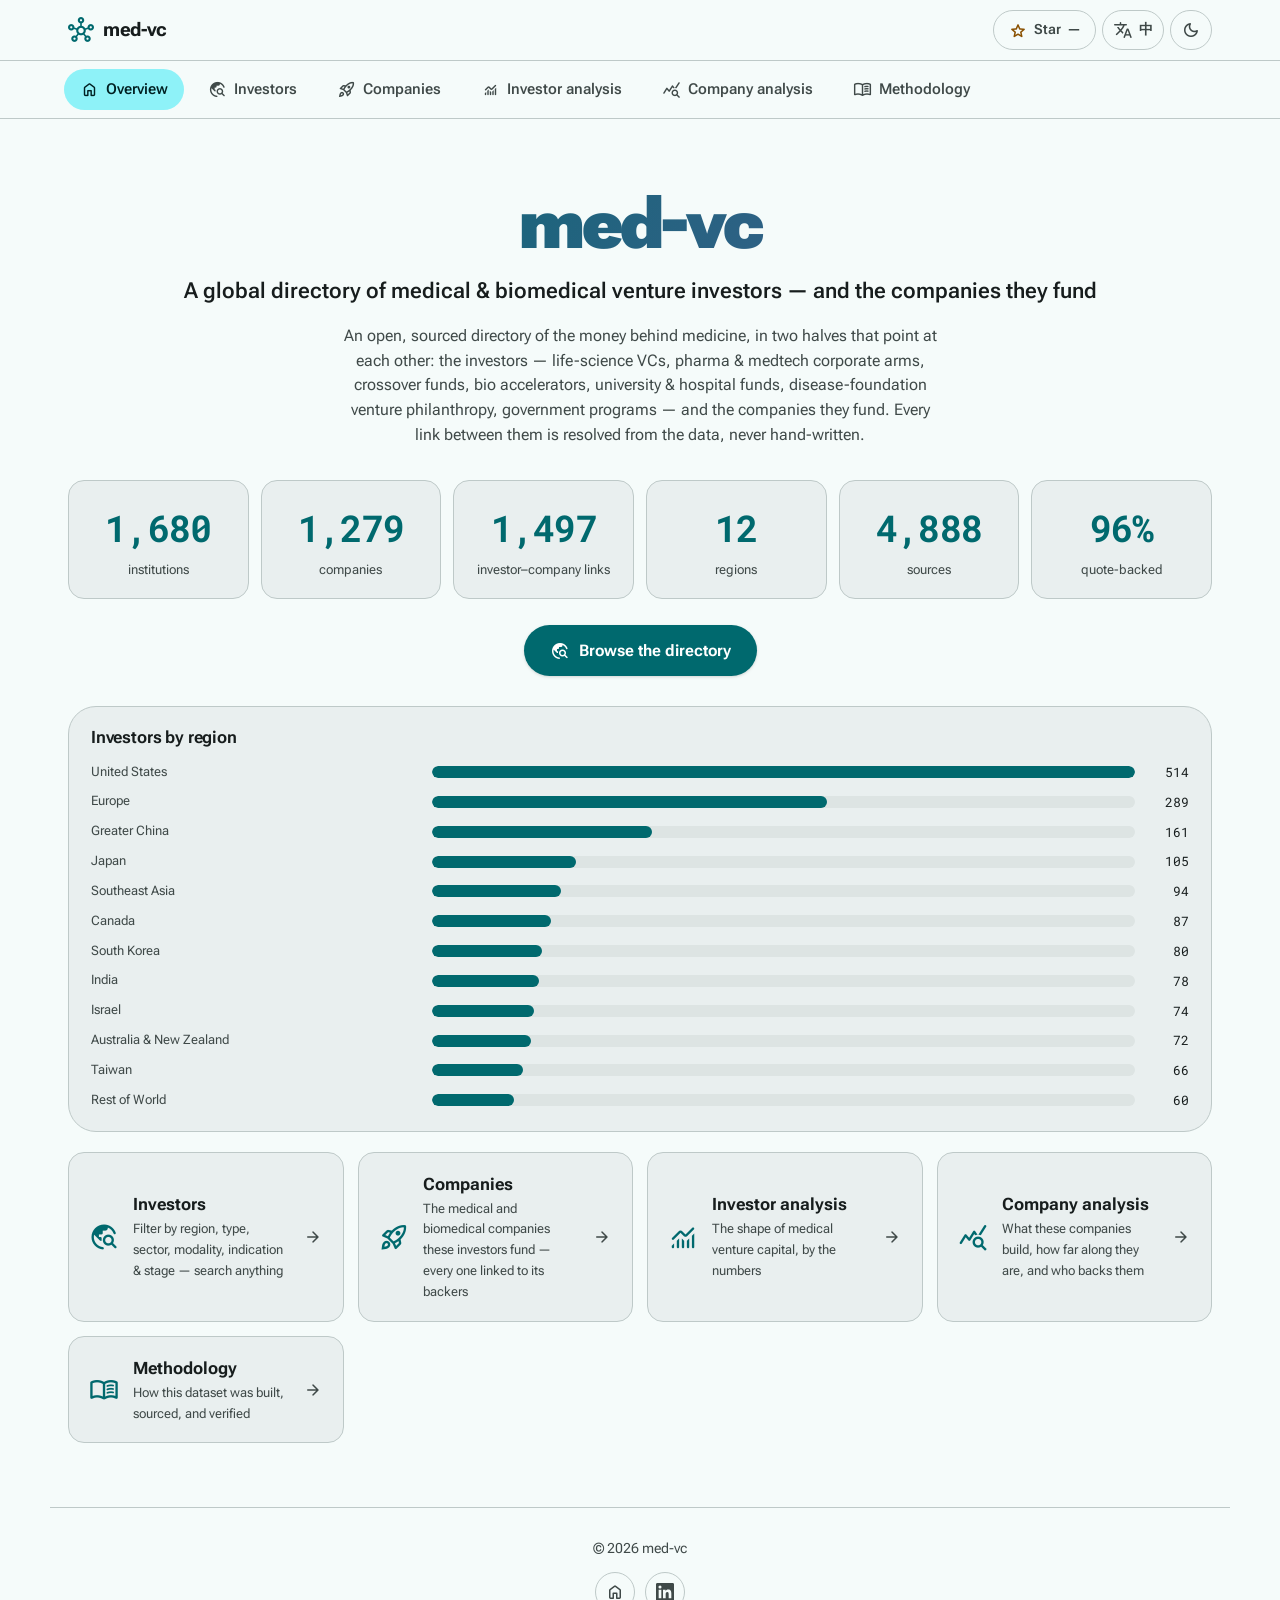
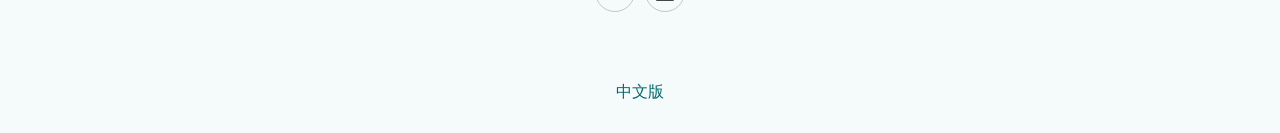
<file: docs/index.html>
<!doctype html>
<html lang="en">
<head>
    <!-- Google tag (gtag.js) -->
    <script async src="https://www.googletagmanager.com/gtag/js?id=G-E2WKER7H9L"></script>
    <script>window.dataLayer=window.dataLayer||[];function gtag(){dataLayer.push(arguments);}gtag('js',new Date());gtag('config','G-E2WKER7H9L');</script>
    <meta charset="utf-8">
    <meta name="viewport" content="width=device-width, initial-scale=1">
    <title>med-vc — Global medical &amp; biomedical VC directory</title>
    <meta name="description" content="An open, sourced directory of 1,680 medical and biomedical venture investors across 12 regions — VCs, corporate venture arms, crossover funds, accelerators, university &amp; hospital funds and more.">
    <link rel="canonical" href="https://med-vc.peteraim.com/" />
  <link rel="alternate" hreflang="en" href="https://med-vc.peteraim.com/" />
  <link rel="alternate" hreflang="zh-Hant" href="https://med-vc.peteraim.com/zh-Hant/" />
  <link rel="alternate" hreflang="x-default" href="https://med-vc.peteraim.com/" />
    <meta property="og:type" content="website">
    <meta property="og:site_name" content="med-vc">
    <meta property="og:title" content="med-vc — Global medical &amp; biomedical VC directory">
    <meta property="og:description" content="An open, sourced directory of 1,680 medical and biomedical venture investors across 12 regions — VCs, corporate venture arms, crossover funds, accelerators, university &amp; hospital funds and more.">
    <meta property="og:url" content="https://med-vc.peteraim.com/" />
    <meta name="twitter:card" content="summary_large_image">
    <meta name="twitter:title" content="med-vc — Global medical &amp; biomedical VC directory">
    <meta name="twitter:description" content="An open, sourced directory of 1,680 medical and biomedical venture investors across 12 regions — VCs, corporate venture arms, crossover funds, accelerators, university &amp; hospital funds and more.">
    <link rel="icon" href="data:image/svg+xml,%3Csvg xmlns=%22http://www.w3.org/2000/svg%22 viewBox=%220 0 100 100%22%3E%3Ctext y=%22.9em%22 font-size=%2290%22%3E%F0%9F%A7%AC%3C/text%3E%3C/svg%3E">
    <script type="application/ld+json">{"@context":"https://schema.org","@type":"WebSite","name":"med-vc","description":"A global directory of medical and biomedical venture investors","url":"https://med-vc.peteraim.com/","inLanguage":"en"}</script>
    <link rel="preconnect" href="https://fonts.googleapis.com">
    <link rel="preconnect" href="https://fonts.gstatic.com" crossorigin>
    <link href="https://fonts.googleapis.com/css2?family=Roboto+Flex:opsz,wght@8..144,400..700&family=Roboto+Mono:wght@500;600&display=swap" rel="stylesheet">
    <link href="https://fonts.googleapis.com/css2?family=Material+Symbols+Rounded:opsz,wght,FILL,GRAD@24,400,0,0&display=swap" rel="stylesheet">
    <link rel="stylesheet" href="assets/styles.css?v=86955d0d74">
  <meta property="og:image" content="https://med-vc.peteraim.com/og-image.png">
  <meta property="og:image:width" content="1200">
  <meta property="og:image:height" content="630">
  <meta name="twitter:image" content="https://med-vc.peteraim.com/og-image.png">
</head>
<body data-page="home">
    <main id="page">
<section class="hero"><h1 class="hero__title">med-vc</h1><p class="hero__subtitle">A global directory of medical &amp; biomedical venture investors — and the companies they fund</p><p class="hero__pitch">An open, sourced directory of the money behind medicine, in two halves that point at each other: the investors — life-science VCs, pharma &amp; medtech corporate arms, crossover funds, bio accelerators, university &amp; hospital funds, disease-foundation venture philanthropy, government programs — and the companies they fund. Every link between them is resolved from the data, never hand-written.</p></section><div class="stats"><div class="stat" data-item=""><b class="stat__value" data-count="1680" data-suffix="">1,680</b><span class="stat__label">institutions</span></div><div class="stat" data-item=""><b class="stat__value" data-count="1279" data-suffix="">1,279</b><span class="stat__label">companies</span></div><div class="stat" data-item=""><b class="stat__value" data-count="1497" data-suffix="">1,497</b><span class="stat__label">investor–company links</span></div><div class="stat" data-item=""><b class="stat__value" data-count="12" data-suffix="">12</b><span class="stat__label">regions</span></div><div class="stat" data-item=""><b class="stat__value" data-count="4888" data-suffix="">4,888</b><span class="stat__label">sources</span></div><div class="stat" data-item=""><b class="stat__value" data-count="96" data-suffix="%">96%</b><span class="stat__label">quote-backed</span></div></div><a class="cta" href="directory.html"><span class="material-symbols-rounded" aria-hidden="true">travel_explore</span>Browse the directory</a><section class="panel" data-item=""><h2 class="panel__title">Investors by region</h2><div class="hbars"><div class="hbar" data-item=""><span class="hbar__label" title="United States">United States</span><span class="hbar__track"><span class="hbar__fill" style="width:100%;background:var(--primary)"></span></span><span class="hbar__value">514</span></div><div class="hbar" data-item=""><span class="hbar__label" title="Europe">Europe</span><span class="hbar__track"><span class="hbar__fill" style="width:56.23%;background:var(--primary)"></span></span><span class="hbar__value">289</span></div><div class="hbar" data-item=""><span class="hbar__label" title="Greater China">Greater China</span><span class="hbar__track"><span class="hbar__fill" style="width:31.32%;background:var(--primary)"></span></span><span class="hbar__value">161</span></div><div class="hbar" data-item=""><span class="hbar__label" title="Japan">Japan</span><span class="hbar__track"><span class="hbar__fill" style="width:20.43%;background:var(--primary)"></span></span><span class="hbar__value">105</span></div><div class="hbar" data-item=""><span class="hbar__label" title="Southeast Asia">Southeast Asia</span><span class="hbar__track"><span class="hbar__fill" style="width:18.29%;background:var(--primary)"></span></span><span class="hbar__value">94</span></div><div class="hbar" data-item=""><span class="hbar__label" title="Canada">Canada</span><span class="hbar__track"><span class="hbar__fill" style="width:16.93%;background:var(--primary)"></span></span><span class="hbar__value">87</span></div><div class="hbar" data-item=""><span class="hbar__label" title="South Korea">South Korea</span><span class="hbar__track"><span class="hbar__fill" style="width:15.56%;background:var(--primary)"></span></span><span class="hbar__value">80</span></div><div class="hbar" data-item=""><span class="hbar__label" title="India">India</span><span class="hbar__track"><span class="hbar__fill" style="width:15.18%;background:var(--primary)"></span></span><span class="hbar__value">78</span></div><div class="hbar" data-item=""><span class="hbar__label" title="Israel">Israel</span><span class="hbar__track"><span class="hbar__fill" style="width:14.4%;background:var(--primary)"></span></span><span class="hbar__value">74</span></div><div class="hbar" data-item=""><span class="hbar__label" title="Australia &amp; New Zealand">Australia &amp; New Zealand</span><span class="hbar__track"><span class="hbar__fill" style="width:14.01%;background:var(--primary)"></span></span><span class="hbar__value">72</span></div><div class="hbar" data-item=""><span class="hbar__label" title="Taiwan">Taiwan</span><span class="hbar__track"><span class="hbar__fill" style="width:12.84%;background:var(--primary)"></span></span><span class="hbar__value">66</span></div><div class="hbar" data-item=""><span class="hbar__label" title="Rest of World">Rest of World</span><span class="hbar__track"><span class="hbar__fill" style="width:11.67%;background:var(--primary)"></span></span><span class="hbar__value">60</span></div></div></section><nav class="navcards"><a class="navcard" data-item="" href="directory.html"><span class="material-symbols-rounded navcard__icon" aria-hidden="true">travel_explore</span><span class="navcard__body"><span class="navcard__title">Investors</span><span class="navcard__sub">Filter by region, type, sector, modality, indication &amp; stage — search anything</span></span><span class="material-symbols-rounded navcard__go" aria-hidden="true">arrow_forward</span></a><a class="navcard" data-item="" href="companies.html"><span class="material-symbols-rounded navcard__icon" aria-hidden="true">rocket_launch</span><span class="navcard__body"><span class="navcard__title">Companies</span><span class="navcard__sub">The medical and biomedical companies these investors fund — every one linked to its backers</span></span><span class="material-symbols-rounded navcard__go" aria-hidden="true">arrow_forward</span></a><a class="navcard" data-item="" href="analysis.html"><span class="material-symbols-rounded navcard__icon" aria-hidden="true">monitoring</span><span class="navcard__body"><span class="navcard__title">Investor analysis</span><span class="navcard__sub">The shape of medical venture capital, by the numbers</span></span><span class="material-symbols-rounded navcard__go" aria-hidden="true">arrow_forward</span></a><a class="navcard" data-item="" href="company-analysis.html"><span class="material-symbols-rounded navcard__icon" aria-hidden="true">query_stats</span><span class="navcard__body"><span class="navcard__title">Company analysis</span><span class="navcard__sub">What these companies build, how far along they are, and who backs them</span></span><span class="material-symbols-rounded navcard__go" aria-hidden="true">arrow_forward</span></a><a class="navcard" data-item="" href="methodology.html"><span class="material-symbols-rounded navcard__icon" aria-hidden="true">menu_book</span><span class="navcard__body"><span class="navcard__title">Methodology</span><span class="navcard__sub">How this dataset was built, sourced, and verified</span></span><span class="material-symbols-rounded navcard__go" aria-hidden="true">arrow_forward</span></a></nav>
</main>
    <script src="data/data.js?v=d59e533ca4"></script>
    <script src="assets/shell.js?v=39973f0f89"></script>
    <script src="assets/app.js?v=ca1e6b5148"></script>
<p class="lang-alt-link" style="text-align:center;padding:12px;"><a href="/zh-Hant/" hreflang="zh-Hant" rel="alternate" lang="zh-Hant">中文版</a></p>
</body>
</html>
</file>
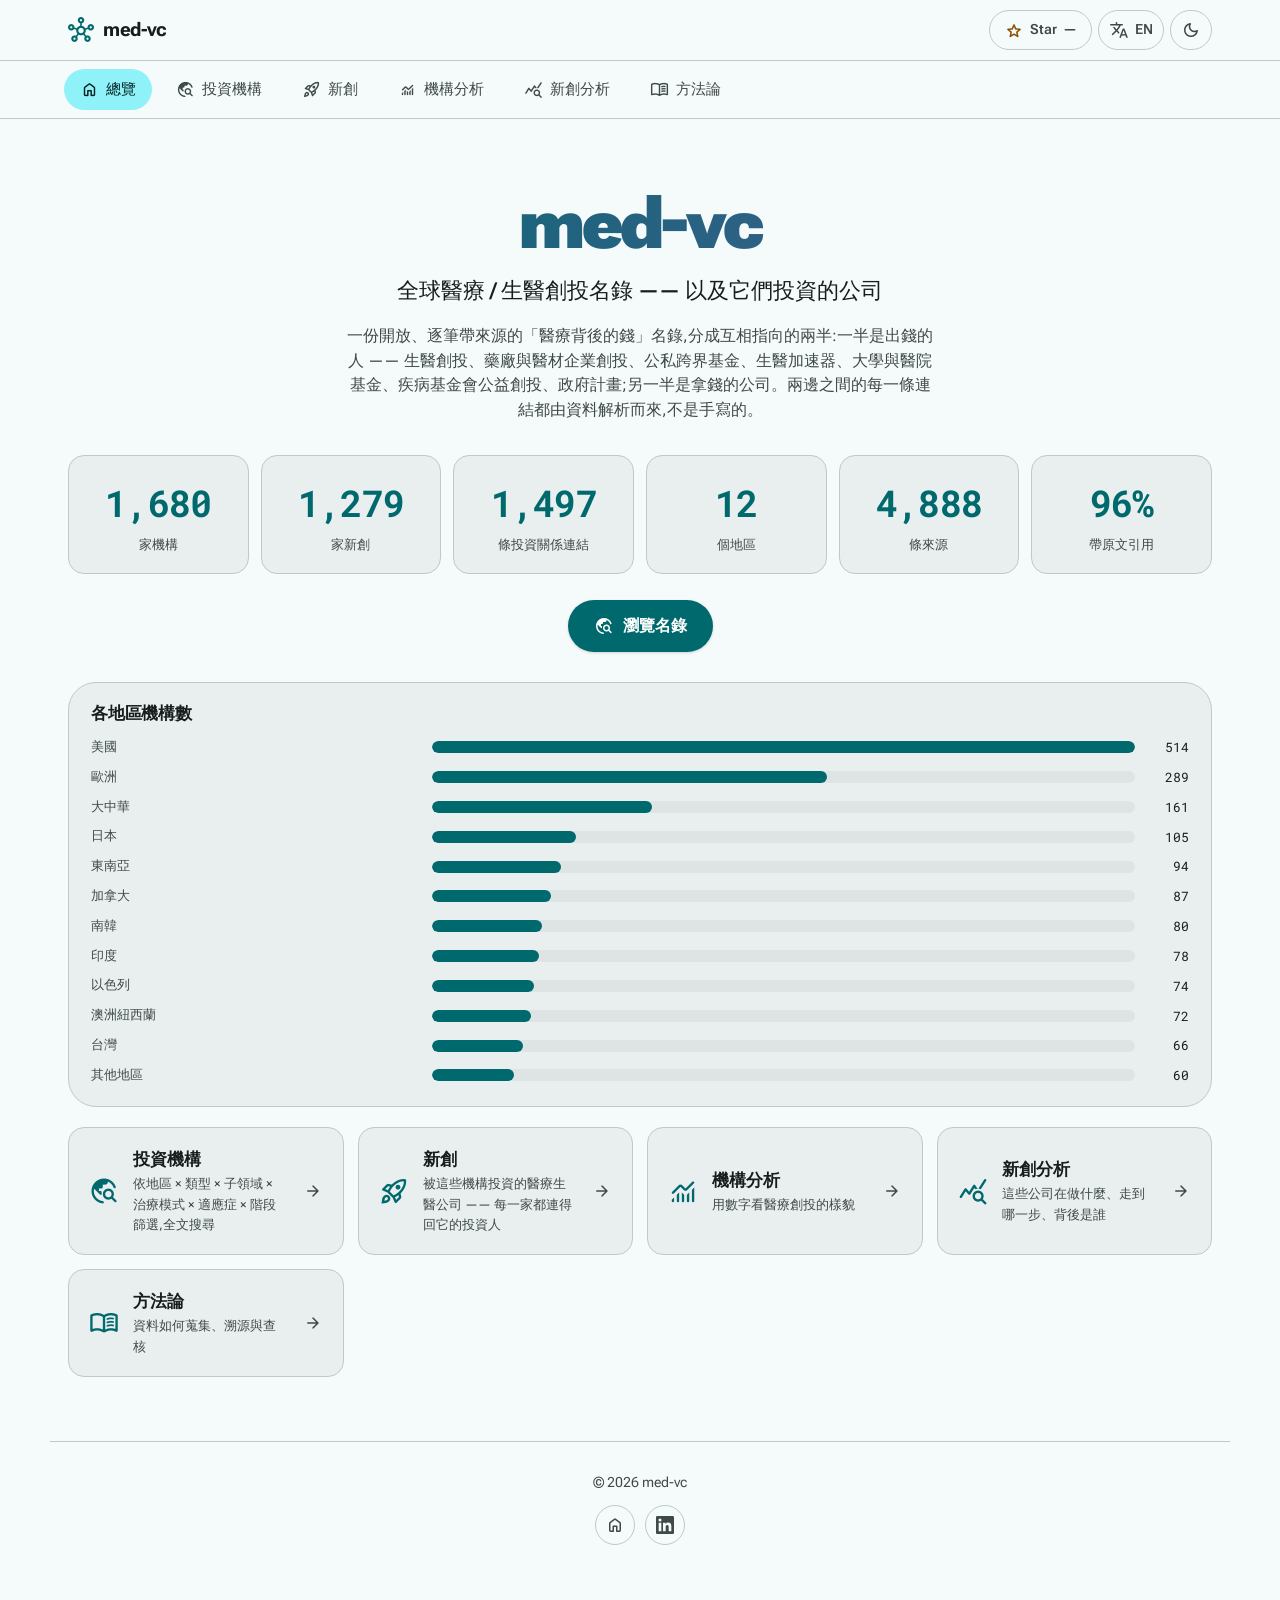
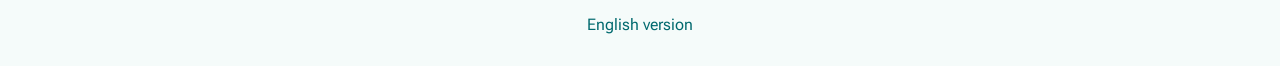
<file: docs/zh-Hant/index.html>
<!doctype html>
<html lang="zh-Hant">
<head>
    <!-- Google tag (gtag.js) -->
    <script async src="https://www.googletagmanager.com/gtag/js?id=G-E2WKER7H9L"></script>
    <script>window.dataLayer=window.dataLayer||[];function gtag(){dataLayer.push(arguments);}gtag('js',new Date());gtag('config','G-E2WKER7H9L');</script>
    <meta charset="utf-8">
    <meta name="viewport" content="width=device-width, initial-scale=1">
    <title>med-vc — 全球醫療 / 生醫創投名錄</title>
    <meta name="description" content="逐筆帶來源的開放名錄,收錄 12 個地區、1,680 家醫療與生醫投資機構 —— 生醫創投、企業創投、跨界基金、加速器、大學與醫院基金等。">
    <link rel="canonical" href="https://med-vc.peteraim.com/zh-Hant/" />
  <link rel="alternate" hreflang="en" href="https://med-vc.peteraim.com/" />
  <link rel="alternate" hreflang="zh-Hant" href="https://med-vc.peteraim.com/zh-Hant/" />
  <link rel="alternate" hreflang="x-default" href="https://med-vc.peteraim.com/" />
    <meta property="og:type" content="website">
    <meta property="og:site_name" content="med-vc">
    <meta property="og:title" content="med-vc — 全球醫療 / 生醫創投名錄">
    <meta property="og:description" content="逐筆帶來源的開放名錄,收錄 12 個地區、1,680 家醫療與生醫投資機構 —— 生醫創投、企業創投、跨界基金、加速器、大學與醫院基金等。">
    <meta property="og:url" content="https://med-vc.peteraim.com/zh-Hant/" />
    <meta name="twitter:card" content="summary_large_image">
    <meta name="twitter:title" content="med-vc — 全球醫療 / 生醫創投名錄">
    <meta name="twitter:description" content="逐筆帶來源的開放名錄,收錄 12 個地區、1,680 家醫療與生醫投資機構 —— 生醫創投、企業創投、跨界基金、加速器、大學與醫院基金等。">
    <link rel="icon" href="data:image/svg+xml,%3Csvg xmlns=%22http://www.w3.org/2000/svg%22 viewBox=%220 0 100 100%22%3E%3Ctext y=%22.9em%22 font-size=%2290%22%3E%F0%9F%A7%AC%3C/text%3E%3C/svg%3E">
    <script type="application/ld+json">{"@context":"https://schema.org","@type":"WebSite","name":"med-vc","description":"全球醫療 / 生醫創投名錄 —— 以及它們投資的公司","url":"https://med-vc.peteraim.com/zh-Hant/","inLanguage":"zh-Hant"}</script>
    <link rel="preconnect" href="https://fonts.googleapis.com">
    <link rel="preconnect" href="https://fonts.gstatic.com" crossorigin>
    <link href="https://fonts.googleapis.com/css2?family=Roboto+Flex:opsz,wght@8..144,400..700&family=Roboto+Mono:wght@500;600&display=swap" rel="stylesheet">
    <link href="https://fonts.googleapis.com/css2?family=Material+Symbols+Rounded:opsz,wght,FILL,GRAD@24,400,0,0&display=swap" rel="stylesheet">
    <link rel="stylesheet" href="../assets/styles.css?v=86955d0d74">
  <meta property="og:image" content="https://med-vc.peteraim.com/og-image.png">
  <meta property="og:image:width" content="1200">
  <meta property="og:image:height" content="630">
  <meta name="twitter:image" content="https://med-vc.peteraim.com/og-image.png">
</head>
<body data-page="home">
    <main id="page">
<section class="hero"><h1 class="hero__title">med-vc</h1><p class="hero__subtitle">全球醫療 / 生醫創投名錄 —— 以及它們投資的公司</p><p class="hero__pitch">一份開放、逐筆帶來源的「醫療背後的錢」名錄,分成互相指向的兩半:一半是出錢的人 —— 生醫創投、藥廠與醫材企業創投、公私跨界基金、生醫加速器、大學與醫院基金、疾病基金會公益創投、政府計畫;另一半是拿錢的公司。兩邊之間的每一條連結都由資料解析而來,不是手寫的。</p></section><div class="stats"><div class="stat" data-item=""><b class="stat__value" data-count="1680" data-suffix="">1,680</b><span class="stat__label">家機構</span></div><div class="stat" data-item=""><b class="stat__value" data-count="1279" data-suffix="">1,279</b><span class="stat__label">家新創</span></div><div class="stat" data-item=""><b class="stat__value" data-count="1497" data-suffix="">1,497</b><span class="stat__label">條投資關係連結</span></div><div class="stat" data-item=""><b class="stat__value" data-count="12" data-suffix="">12</b><span class="stat__label">個地區</span></div><div class="stat" data-item=""><b class="stat__value" data-count="4888" data-suffix="">4,888</b><span class="stat__label">條來源</span></div><div class="stat" data-item=""><b class="stat__value" data-count="96" data-suffix="%">96%</b><span class="stat__label">帶原文引用</span></div></div><a class="cta" href="directory.html"><span class="material-symbols-rounded" aria-hidden="true">travel_explore</span>瀏覽名錄</a><section class="panel" data-item=""><h2 class="panel__title">各地區機構數</h2><div class="hbars"><div class="hbar" data-item=""><span class="hbar__label" title="美國">美國</span><span class="hbar__track"><span class="hbar__fill" style="width:100%;background:var(--primary)"></span></span><span class="hbar__value">514</span></div><div class="hbar" data-item=""><span class="hbar__label" title="歐洲">歐洲</span><span class="hbar__track"><span class="hbar__fill" style="width:56.23%;background:var(--primary)"></span></span><span class="hbar__value">289</span></div><div class="hbar" data-item=""><span class="hbar__label" title="大中華">大中華</span><span class="hbar__track"><span class="hbar__fill" style="width:31.32%;background:var(--primary)"></span></span><span class="hbar__value">161</span></div><div class="hbar" data-item=""><span class="hbar__label" title="日本">日本</span><span class="hbar__track"><span class="hbar__fill" style="width:20.43%;background:var(--primary)"></span></span><span class="hbar__value">105</span></div><div class="hbar" data-item=""><span class="hbar__label" title="東南亞">東南亞</span><span class="hbar__track"><span class="hbar__fill" style="width:18.29%;background:var(--primary)"></span></span><span class="hbar__value">94</span></div><div class="hbar" data-item=""><span class="hbar__label" title="加拿大">加拿大</span><span class="hbar__track"><span class="hbar__fill" style="width:16.93%;background:var(--primary)"></span></span><span class="hbar__value">87</span></div><div class="hbar" data-item=""><span class="hbar__label" title="南韓">南韓</span><span class="hbar__track"><span class="hbar__fill" style="width:15.56%;background:var(--primary)"></span></span><span class="hbar__value">80</span></div><div class="hbar" data-item=""><span class="hbar__label" title="印度">印度</span><span class="hbar__track"><span class="hbar__fill" style="width:15.18%;background:var(--primary)"></span></span><span class="hbar__value">78</span></div><div class="hbar" data-item=""><span class="hbar__label" title="以色列">以色列</span><span class="hbar__track"><span class="hbar__fill" style="width:14.4%;background:var(--primary)"></span></span><span class="hbar__value">74</span></div><div class="hbar" data-item=""><span class="hbar__label" title="澳洲紐西蘭">澳洲紐西蘭</span><span class="hbar__track"><span class="hbar__fill" style="width:14.01%;background:var(--primary)"></span></span><span class="hbar__value">72</span></div><div class="hbar" data-item=""><span class="hbar__label" title="台灣">台灣</span><span class="hbar__track"><span class="hbar__fill" style="width:12.84%;background:var(--primary)"></span></span><span class="hbar__value">66</span></div><div class="hbar" data-item=""><span class="hbar__label" title="其他地區">其他地區</span><span class="hbar__track"><span class="hbar__fill" style="width:11.67%;background:var(--primary)"></span></span><span class="hbar__value">60</span></div></div></section><nav class="navcards"><a class="navcard" data-item="" href="directory.html"><span class="material-symbols-rounded navcard__icon" aria-hidden="true">travel_explore</span><span class="navcard__body"><span class="navcard__title">投資機構</span><span class="navcard__sub">依地區 × 類型 × 子領域 × 治療模式 × 適應症 × 階段篩選,全文搜尋</span></span><span class="material-symbols-rounded navcard__go" aria-hidden="true">arrow_forward</span></a><a class="navcard" data-item="" href="companies.html"><span class="material-symbols-rounded navcard__icon" aria-hidden="true">rocket_launch</span><span class="navcard__body"><span class="navcard__title">新創</span><span class="navcard__sub">被這些機構投資的醫療生醫公司 —— 每一家都連得回它的投資人</span></span><span class="material-symbols-rounded navcard__go" aria-hidden="true">arrow_forward</span></a><a class="navcard" data-item="" href="analysis.html"><span class="material-symbols-rounded navcard__icon" aria-hidden="true">monitoring</span><span class="navcard__body"><span class="navcard__title">機構分析</span><span class="navcard__sub">用數字看醫療創投的樣貌</span></span><span class="material-symbols-rounded navcard__go" aria-hidden="true">arrow_forward</span></a><a class="navcard" data-item="" href="company-analysis.html"><span class="material-symbols-rounded navcard__icon" aria-hidden="true">query_stats</span><span class="navcard__body"><span class="navcard__title">新創分析</span><span class="navcard__sub">這些公司在做什麼、走到哪一步、背後是誰</span></span><span class="material-symbols-rounded navcard__go" aria-hidden="true">arrow_forward</span></a><a class="navcard" data-item="" href="methodology.html"><span class="material-symbols-rounded navcard__icon" aria-hidden="true">menu_book</span><span class="navcard__body"><span class="navcard__title">方法論</span><span class="navcard__sub">資料如何蒐集、溯源與查核</span></span><span class="material-symbols-rounded navcard__go" aria-hidden="true">arrow_forward</span></a></nav>
</main>
    <script src="../data/data.js?v=d59e533ca4"></script>
    <script src="../assets/shell.js?v=39973f0f89"></script>
    <script src="../assets/app.js?v=ca1e6b5148"></script>
<p class="lang-alt-link" style="text-align:center;padding:12px;"><a href="/" hreflang="en" rel="alternate" lang="en">English version</a></p>
</body>
</html>
</file>
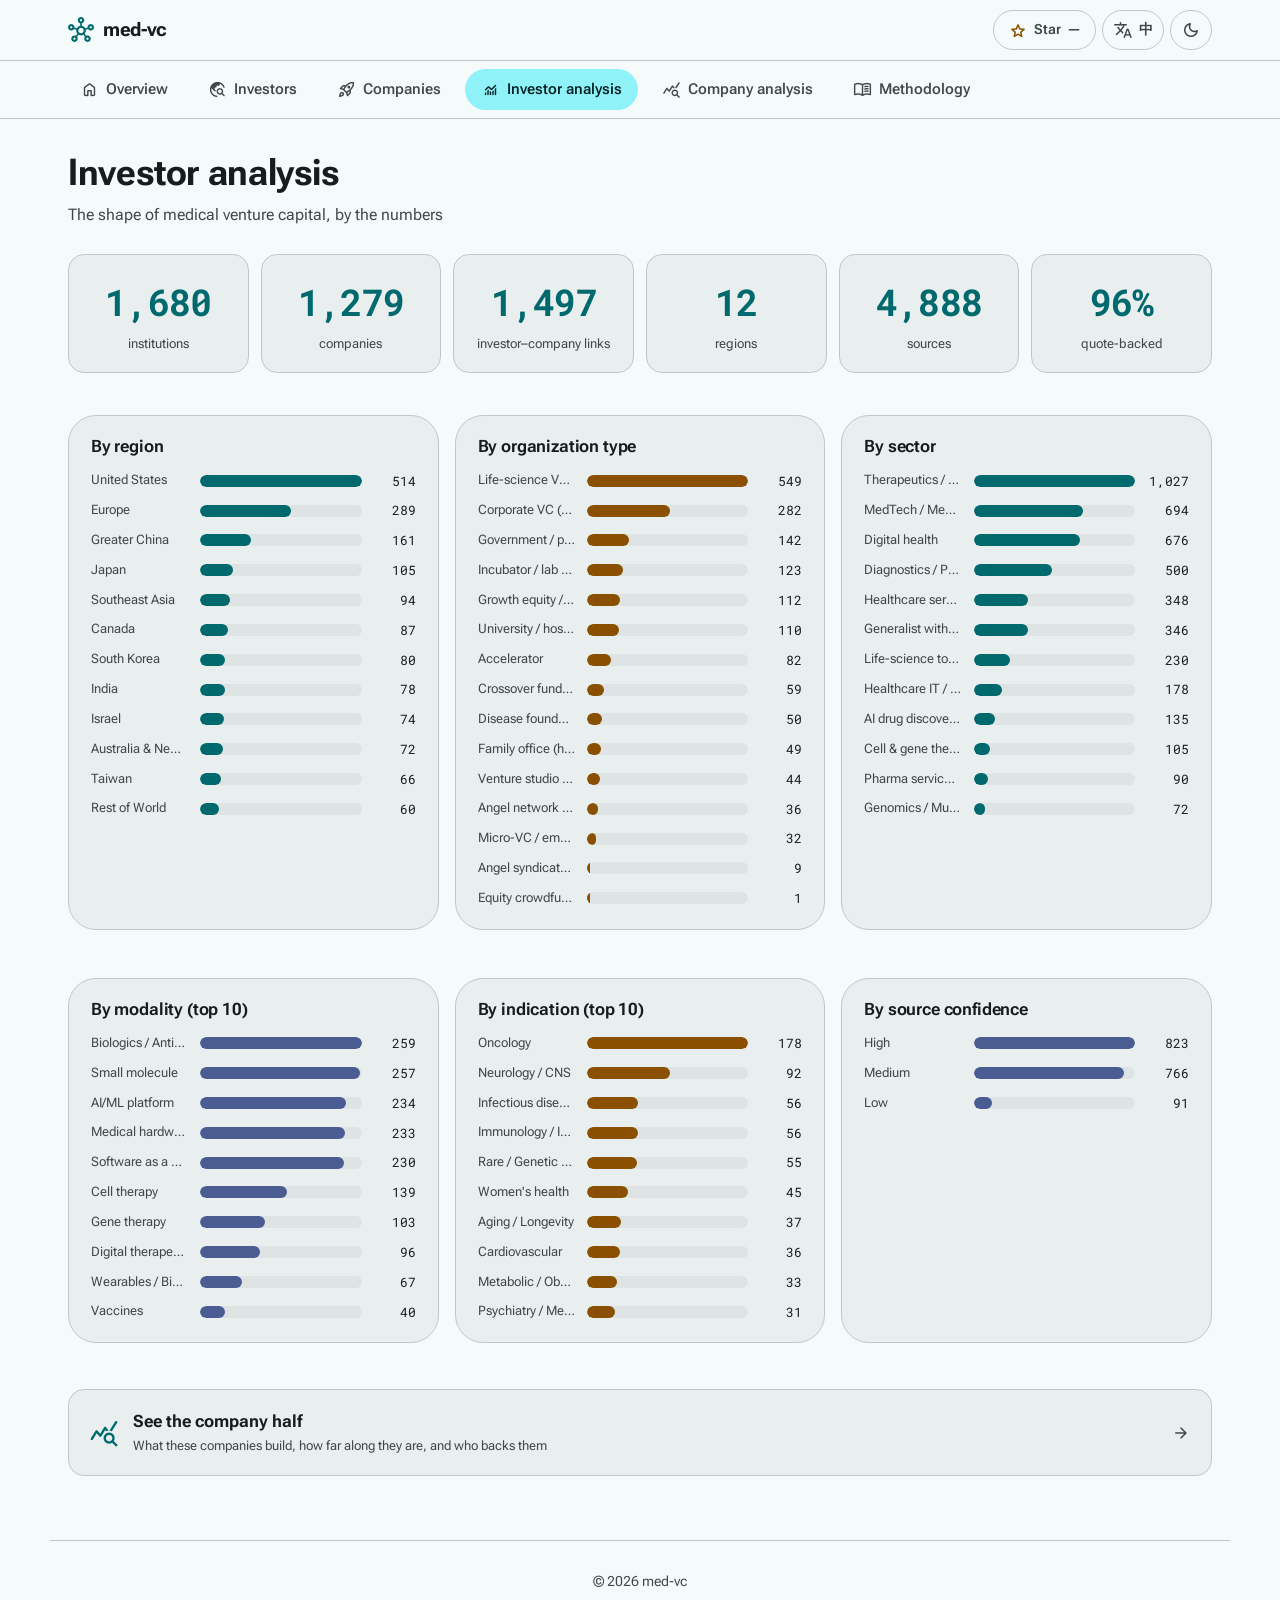
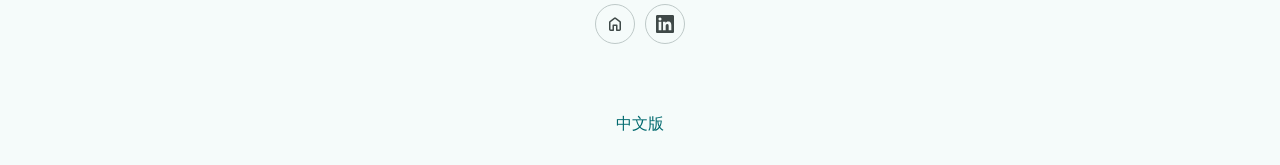
<file: docs/analysis.html>
<!doctype html>
<html lang="en">
<head>
    <!-- Google tag (gtag.js) -->
    <script async src="https://www.googletagmanager.com/gtag/js?id=G-E2WKER7H9L"></script>
    <script>window.dataLayer=window.dataLayer||[];function gtag(){dataLayer.push(arguments);}gtag('js',new Date());gtag('config','G-E2WKER7H9L');</script>
    <meta charset="utf-8">
    <meta name="viewport" content="width=device-width, initial-scale=1">
    <title>Analysis — med-vc</title>
    <meta name="description" content="The shape of medical venture capital by the numbers: investors by region, organization type, sector, modality, indication and source confidence.">
    <link rel="canonical" href="https://med-vc.peteraim.com/analysis.html" />
  <link rel="alternate" hreflang="en" href="https://med-vc.peteraim.com/analysis.html" />
  <link rel="alternate" hreflang="zh-Hant" href="https://med-vc.peteraim.com/zh-Hant/analysis.html" />
  <link rel="alternate" hreflang="x-default" href="https://med-vc.peteraim.com/analysis.html" />
    <meta property="og:type" content="website">
    <meta property="og:site_name" content="med-vc">
    <meta property="og:title" content="Analysis — med-vc">
    <meta property="og:description" content="The shape of medical venture capital by the numbers: investors by region, organization type, sector, modality, indication and source confidence.">
    <meta property="og:url" content="https://med-vc.peteraim.com/analysis.html" />
    <meta name="twitter:card" content="summary_large_image">
    <meta name="twitter:title" content="Analysis — med-vc">
    <meta name="twitter:description" content="The shape of medical venture capital by the numbers: investors by region, organization type, sector, modality, indication and source confidence.">
    <link rel="icon" href="data:image/svg+xml,%3Csvg xmlns=%22http://www.w3.org/2000/svg%22 viewBox=%220 0 100 100%22%3E%3Ctext y=%22.9em%22 font-size=%2290%22%3E%F0%9F%A7%AC%3C/text%3E%3C/svg%3E">
    <script type="application/ld+json">{"@context":"https://schema.org","@type":"WebSite","name":"med-vc","description":"A global directory of medical and biomedical venture investors","url":"https://med-vc.peteraim.com/","inLanguage":"en"}</script>
    <link rel="preconnect" href="https://fonts.googleapis.com">
    <link rel="preconnect" href="https://fonts.gstatic.com" crossorigin>
    <link href="https://fonts.googleapis.com/css2?family=Roboto+Flex:opsz,wght@8..144,400..700&family=Roboto+Mono:wght@500;600&display=swap" rel="stylesheet">
    <link href="https://fonts.googleapis.com/css2?family=Material+Symbols+Rounded:opsz,wght,FILL,GRAD@24,400,0,0&display=swap" rel="stylesheet">
    <link rel="stylesheet" href="assets/styles.css?v=86955d0d74">
  <meta property="og:image" content="https://med-vc.peteraim.com/og-image.png">
  <meta property="og:image:width" content="1200">
  <meta property="og:image:height" content="630">
  <meta name="twitter:image" content="https://med-vc.peteraim.com/og-image.png">
</head>
<body data-page="analysis">
    <main id="page">
<header class="page-head"><h1>Investor analysis</h1><p class="page-head__sub">The shape of medical venture capital, by the numbers</p></header><div class="stats"><div class="stat" data-item=""><b class="stat__value" data-count="1680" data-suffix="">1,680</b><span class="stat__label">institutions</span></div><div class="stat" data-item=""><b class="stat__value" data-count="1279" data-suffix="">1,279</b><span class="stat__label">companies</span></div><div class="stat" data-item=""><b class="stat__value" data-count="1497" data-suffix="">1,497</b><span class="stat__label">investor–company links</span></div><div class="stat" data-item=""><b class="stat__value" data-count="12" data-suffix="">12</b><span class="stat__label">regions</span></div><div class="stat" data-item=""><b class="stat__value" data-count="4888" data-suffix="">4,888</b><span class="stat__label">sources</span></div><div class="stat" data-item=""><b class="stat__value" data-count="96" data-suffix="%">96%</b><span class="stat__label">quote-backed</span></div></div><div class="panels"><section class="panel" data-item=""><h2 class="panel__title">By region</h2><div class="hbars"><div class="hbar" data-item=""><span class="hbar__label" title="United States">United States</span><span class="hbar__track"><span class="hbar__fill" style="width:100%;background:var(--primary)"></span></span><span class="hbar__value">514</span></div><div class="hbar" data-item=""><span class="hbar__label" title="Europe">Europe</span><span class="hbar__track"><span class="hbar__fill" style="width:56.23%;background:var(--primary)"></span></span><span class="hbar__value">289</span></div><div class="hbar" data-item=""><span class="hbar__label" title="Greater China">Greater China</span><span class="hbar__track"><span class="hbar__fill" style="width:31.32%;background:var(--primary)"></span></span><span class="hbar__value">161</span></div><div class="hbar" data-item=""><span class="hbar__label" title="Japan">Japan</span><span class="hbar__track"><span class="hbar__fill" style="width:20.43%;background:var(--primary)"></span></span><span class="hbar__value">105</span></div><div class="hbar" data-item=""><span class="hbar__label" title="Southeast Asia">Southeast Asia</span><span class="hbar__track"><span class="hbar__fill" style="width:18.29%;background:var(--primary)"></span></span><span class="hbar__value">94</span></div><div class="hbar" data-item=""><span class="hbar__label" title="Canada">Canada</span><span class="hbar__track"><span class="hbar__fill" style="width:16.93%;background:var(--primary)"></span></span><span class="hbar__value">87</span></div><div class="hbar" data-item=""><span class="hbar__label" title="South Korea">South Korea</span><span class="hbar__track"><span class="hbar__fill" style="width:15.56%;background:var(--primary)"></span></span><span class="hbar__value">80</span></div><div class="hbar" data-item=""><span class="hbar__label" title="India">India</span><span class="hbar__track"><span class="hbar__fill" style="width:15.18%;background:var(--primary)"></span></span><span class="hbar__value">78</span></div><div class="hbar" data-item=""><span class="hbar__label" title="Israel">Israel</span><span class="hbar__track"><span class="hbar__fill" style="width:14.4%;background:var(--primary)"></span></span><span class="hbar__value">74</span></div><div class="hbar" data-item=""><span class="hbar__label" title="Australia &amp; New Zealand">Australia &amp; New Zealand</span><span class="hbar__track"><span class="hbar__fill" style="width:14.01%;background:var(--primary)"></span></span><span class="hbar__value">72</span></div><div class="hbar" data-item=""><span class="hbar__label" title="Taiwan">Taiwan</span><span class="hbar__track"><span class="hbar__fill" style="width:12.84%;background:var(--primary)"></span></span><span class="hbar__value">66</span></div><div class="hbar" data-item=""><span class="hbar__label" title="Rest of World">Rest of World</span><span class="hbar__track"><span class="hbar__fill" style="width:11.67%;background:var(--primary)"></span></span><span class="hbar__value">60</span></div></div></section><section class="panel" data-item=""><h2 class="panel__title">By organization type</h2><div class="hbars"><div class="hbar" data-item=""><span class="hbar__label" title="Life-science VC firm">Life-science VC firm</span><span class="hbar__track"><span class="hbar__fill" style="width:100%;background:var(--secondary)"></span></span><span class="hbar__value">549</span></div><div class="hbar" data-item=""><span class="hbar__label" title="Corporate VC (pharma / medtech / payer / provider / tech)">Corporate VC (pharma / medtech / payer / provider / tech)</span><span class="hbar__track"><span class="hbar__fill" style="width:51.37%;background:var(--secondary)"></span></span><span class="hbar__value">282</span></div><div class="hbar" data-item=""><span class="hbar__label" title="Government / public program / sovereign fund">Government / public program / sovereign fund</span><span class="hbar__track"><span class="hbar__fill" style="width:25.87%;background:var(--secondary)"></span></span><span class="hbar__value">142</span></div><div class="hbar" data-item=""><span class="hbar__label" title="Incubator / lab space">Incubator / lab space</span><span class="hbar__track"><span class="hbar__fill" style="width:22.4%;background:var(--secondary)"></span></span><span class="hbar__value">123</span></div><div class="hbar" data-item=""><span class="hbar__label" title="Growth equity / late-stage">Growth equity / late-stage</span><span class="hbar__track"><span class="hbar__fill" style="width:20.4%;background:var(--secondary)"></span></span><span class="hbar__value">112</span></div><div class="hbar" data-item=""><span class="hbar__label" title="University / hospital / research-institute fund">University / hospital / research-institute fund</span><span class="hbar__track"><span class="hbar__fill" style="width:20.04%;background:var(--secondary)"></span></span><span class="hbar__value">110</span></div><div class="hbar" data-item=""><span class="hbar__label" title="Accelerator">Accelerator</span><span class="hbar__track"><span class="hbar__fill" style="width:14.94%;background:var(--secondary)"></span></span><span class="hbar__value">82</span></div><div class="hbar" data-item=""><span class="hbar__label" title="Crossover fund (private + public biotech)">Crossover fund (private + public biotech)</span><span class="hbar__track"><span class="hbar__fill" style="width:10.75%;background:var(--secondary)"></span></span><span class="hbar__value">59</span></div><div class="hbar" data-item=""><span class="hbar__label" title="Disease foundation / venture philanthropy">Disease foundation / venture philanthropy</span><span class="hbar__track"><span class="hbar__fill" style="width:9.11%;background:var(--secondary)"></span></span><span class="hbar__value">50</span></div><div class="hbar" data-item=""><span class="hbar__label" title="Family office (health-venture-active)">Family office (health-venture-active)</span><span class="hbar__track"><span class="hbar__fill" style="width:8.93%;background:var(--secondary)"></span></span><span class="hbar__value">49</span></div><div class="hbar" data-item=""><span class="hbar__label" title="Venture studio / company creation (Flagship model)">Venture studio / company creation (Flagship model)</span><span class="hbar__track"><span class="hbar__fill" style="width:8.01%;background:var(--secondary)"></span></span><span class="hbar__value">44</span></div><div class="hbar" data-item=""><span class="hbar__label" title="Angel network / group">Angel network / group</span><span class="hbar__track"><span class="hbar__fill" style="width:6.56%;background:var(--secondary)"></span></span><span class="hbar__value">36</span></div><div class="hbar" data-item=""><span class="hbar__label" title="Micro-VC / emerging manager">Micro-VC / emerging manager</span><span class="hbar__track"><span class="hbar__fill" style="width:5.83%;background:var(--secondary)"></span></span><span class="hbar__value">32</span></div><div class="hbar" data-item=""><span class="hbar__label" title="Angel syndicate / SPV">Angel syndicate / SPV</span><span class="hbar__track"><span class="hbar__fill" style="width:1.64%;background:var(--secondary)"></span></span><span class="hbar__value">9</span></div><div class="hbar" data-item=""><span class="hbar__label" title="Equity crowdfunding platform">Equity crowdfunding platform</span><span class="hbar__track"><span class="hbar__fill" style="width:0.18%;background:var(--secondary)"></span></span><span class="hbar__value">1</span></div></div></section><section class="panel" data-item=""><h2 class="panel__title">By sector</h2><div class="hbars"><div class="hbar" data-item=""><span class="hbar__label" title="Therapeutics / BioPharma">Therapeutics / BioPharma</span><span class="hbar__track"><span class="hbar__fill" style="width:100%;background:var(--primary)"></span></span><span class="hbar__value">1,027</span></div><div class="hbar" data-item=""><span class="hbar__label" title="MedTech / Medical devices">MedTech / Medical devices</span><span class="hbar__track"><span class="hbar__fill" style="width:67.58%;background:var(--primary)"></span></span><span class="hbar__value">694</span></div><div class="hbar" data-item=""><span class="hbar__label" title="Digital health">Digital health</span><span class="hbar__track"><span class="hbar__fill" style="width:65.82%;background:var(--primary)"></span></span><span class="hbar__value">676</span></div><div class="hbar" data-item=""><span class="hbar__label" title="Diagnostics / Precision testing">Diagnostics / Precision testing</span><span class="hbar__track"><span class="hbar__fill" style="width:48.69%;background:var(--primary)"></span></span><span class="hbar__value">500</span></div><div class="hbar" data-item=""><span class="hbar__label" title="Healthcare services / Care delivery">Healthcare services / Care delivery</span><span class="hbar__track"><span class="hbar__fill" style="width:33.89%;background:var(--primary)"></span></span><span class="hbar__value">348</span></div><div class="hbar" data-item=""><span class="hbar__label" title="Generalist with major health practice">Generalist with major health practice</span><span class="hbar__track"><span class="hbar__fill" style="width:33.69%;background:var(--primary)"></span></span><span class="hbar__value">346</span></div><div class="hbar" data-item=""><span class="hbar__label" title="Life-science tools / Instruments">Life-science tools / Instruments</span><span class="hbar__track"><span class="hbar__fill" style="width:22.4%;background:var(--primary)"></span></span><span class="hbar__value">230</span></div><div class="hbar" data-item=""><span class="hbar__label" title="Healthcare IT / Infrastructure">Healthcare IT / Infrastructure</span><span class="hbar__track"><span class="hbar__fill" style="width:17.33%;background:var(--primary)"></span></span><span class="hbar__value">178</span></div><div class="hbar" data-item=""><span class="hbar__label" title="AI drug discovery / TechBio">AI drug discovery / TechBio</span><span class="hbar__track"><span class="hbar__fill" style="width:13.15%;background:var(--primary)"></span></span><span class="hbar__value">135</span></div><div class="hbar" data-item=""><span class="hbar__label" title="Cell &amp; gene therapy">Cell &amp; gene therapy</span><span class="hbar__track"><span class="hbar__fill" style="width:10.22%;background:var(--primary)"></span></span><span class="hbar__value">105</span></div><div class="hbar" data-item=""><span class="hbar__label" title="Pharma services (CRO/CDMO)">Pharma services (CRO/CDMO)</span><span class="hbar__track"><span class="hbar__fill" style="width:8.76%;background:var(--primary)"></span></span><span class="hbar__value">90</span></div><div class="hbar" data-item=""><span class="hbar__label" title="Genomics / Multi-omics">Genomics / Multi-omics</span><span class="hbar__track"><span class="hbar__fill" style="width:7.01%;background:var(--primary)"></span></span><span class="hbar__value">72</span></div></div></section><section class="panel" data-item=""><h2 class="panel__title">By modality (top 10)</h2><div class="hbars"><div class="hbar" data-item=""><span class="hbar__label" title="Biologics / Antibodies (incl. ADC, bispecifics)">Biologics / Antibodies (incl. ADC, bispecifics)</span><span class="hbar__track"><span class="hbar__fill" style="width:100%;background:var(--tertiary)"></span></span><span class="hbar__value">259</span></div><div class="hbar" data-item=""><span class="hbar__label" title="Small molecule">Small molecule</span><span class="hbar__track"><span class="hbar__fill" style="width:99.23%;background:var(--tertiary)"></span></span><span class="hbar__value">257</span></div><div class="hbar" data-item=""><span class="hbar__label" title="AI/ML platform">AI/ML platform</span><span class="hbar__track"><span class="hbar__fill" style="width:90.35%;background:var(--tertiary)"></span></span><span class="hbar__value">234</span></div><div class="hbar" data-item=""><span class="hbar__label" title="Medical hardware / Devices">Medical hardware / Devices</span><span class="hbar__track"><span class="hbar__fill" style="width:89.96%;background:var(--tertiary)"></span></span><span class="hbar__value">233</span></div><div class="hbar" data-item=""><span class="hbar__label" title="Software as a medical device (SaMD)">Software as a medical device (SaMD)</span><span class="hbar__track"><span class="hbar__fill" style="width:88.8%;background:var(--tertiary)"></span></span><span class="hbar__value">230</span></div><div class="hbar" data-item=""><span class="hbar__label" title="Cell therapy">Cell therapy</span><span class="hbar__track"><span class="hbar__fill" style="width:53.67%;background:var(--tertiary)"></span></span><span class="hbar__value">139</span></div><div class="hbar" data-item=""><span class="hbar__label" title="Gene therapy">Gene therapy</span><span class="hbar__track"><span class="hbar__fill" style="width:39.77%;background:var(--tertiary)"></span></span><span class="hbar__value">103</span></div><div class="hbar" data-item=""><span class="hbar__label" title="Digital therapeutics (DTx)">Digital therapeutics (DTx)</span><span class="hbar__track"><span class="hbar__fill" style="width:37.07%;background:var(--tertiary)"></span></span><span class="hbar__value">96</span></div><div class="hbar" data-item=""><span class="hbar__label" title="Wearables / Biosensors">Wearables / Biosensors</span><span class="hbar__track"><span class="hbar__fill" style="width:25.87%;background:var(--tertiary)"></span></span><span class="hbar__value">67</span></div><div class="hbar" data-item=""><span class="hbar__label" title="Vaccines">Vaccines</span><span class="hbar__track"><span class="hbar__fill" style="width:15.44%;background:var(--tertiary)"></span></span><span class="hbar__value">40</span></div></div></section><section class="panel" data-item=""><h2 class="panel__title">By indication (top 10)</h2><div class="hbars"><div class="hbar" data-item=""><span class="hbar__label" title="Oncology">Oncology</span><span class="hbar__track"><span class="hbar__fill" style="width:100%;background:var(--secondary)"></span></span><span class="hbar__value">178</span></div><div class="hbar" data-item=""><span class="hbar__label" title="Neurology / CNS">Neurology / CNS</span><span class="hbar__track"><span class="hbar__fill" style="width:51.69%;background:var(--secondary)"></span></span><span class="hbar__value">92</span></div><div class="hbar" data-item=""><span class="hbar__label" title="Infectious disease">Infectious disease</span><span class="hbar__track"><span class="hbar__fill" style="width:31.46%;background:var(--secondary)"></span></span><span class="hbar__value">56</span></div><div class="hbar" data-item=""><span class="hbar__label" title="Immunology / Inflammation">Immunology / Inflammation</span><span class="hbar__track"><span class="hbar__fill" style="width:31.46%;background:var(--secondary)"></span></span><span class="hbar__value">56</span></div><div class="hbar" data-item=""><span class="hbar__label" title="Rare / Genetic disease">Rare / Genetic disease</span><span class="hbar__track"><span class="hbar__fill" style="width:30.9%;background:var(--secondary)"></span></span><span class="hbar__value">55</span></div><div class="hbar" data-item=""><span class="hbar__label" title="Women's health">Women's health</span><span class="hbar__track"><span class="hbar__fill" style="width:25.28%;background:var(--secondary)"></span></span><span class="hbar__value">45</span></div><div class="hbar" data-item=""><span class="hbar__label" title="Aging / Longevity">Aging / Longevity</span><span class="hbar__track"><span class="hbar__fill" style="width:20.79%;background:var(--secondary)"></span></span><span class="hbar__value">37</span></div><div class="hbar" data-item=""><span class="hbar__label" title="Cardiovascular">Cardiovascular</span><span class="hbar__track"><span class="hbar__fill" style="width:20.22%;background:var(--secondary)"></span></span><span class="hbar__value">36</span></div><div class="hbar" data-item=""><span class="hbar__label" title="Metabolic / Obesity / Diabetes">Metabolic / Obesity / Diabetes</span><span class="hbar__track"><span class="hbar__fill" style="width:18.54%;background:var(--secondary)"></span></span><span class="hbar__value">33</span></div><div class="hbar" data-item=""><span class="hbar__label" title="Psychiatry / Mental health">Psychiatry / Mental health</span><span class="hbar__track"><span class="hbar__fill" style="width:17.42%;background:var(--secondary)"></span></span><span class="hbar__value">31</span></div></div></section><section class="panel" data-item=""><h2 class="panel__title">By source confidence</h2><div class="hbars"><div class="hbar" data-item=""><span class="hbar__label" title="High">High</span><span class="hbar__track"><span class="hbar__fill" style="width:100%;background:var(--tertiary)"></span></span><span class="hbar__value">823</span></div><div class="hbar" data-item=""><span class="hbar__label" title="Medium">Medium</span><span class="hbar__track"><span class="hbar__fill" style="width:93.07%;background:var(--tertiary)"></span></span><span class="hbar__value">766</span></div><div class="hbar" data-item=""><span class="hbar__label" title="Low">Low</span><span class="hbar__track"><span class="hbar__fill" style="width:11.06%;background:var(--tertiary)"></span></span><span class="hbar__value">91</span></div></div></section></div><a class="navcard navcard--solo" data-item="" href="company-analysis.html"><span class="material-symbols-rounded navcard__icon" aria-hidden="true">query_stats</span><span class="navcard__body"><span class="navcard__title">See the company half</span><span class="navcard__sub">What these companies build, how far along they are, and who backs them</span></span><span class="material-symbols-rounded navcard__go" aria-hidden="true">arrow_forward</span></a>
</main>
    <script src="data/data.js?v=d59e533ca4"></script>
    <script src="assets/shell.js?v=39973f0f89"></script>
    <script src="assets/app.js?v=ca1e6b5148"></script>
<p class="lang-alt-link" style="text-align:center;padding:12px;"><a href="/zh-Hant/analysis.html" hreflang="zh-Hant" rel="alternate" lang="zh-Hant">中文版</a></p>
</body>
</html>
</file>
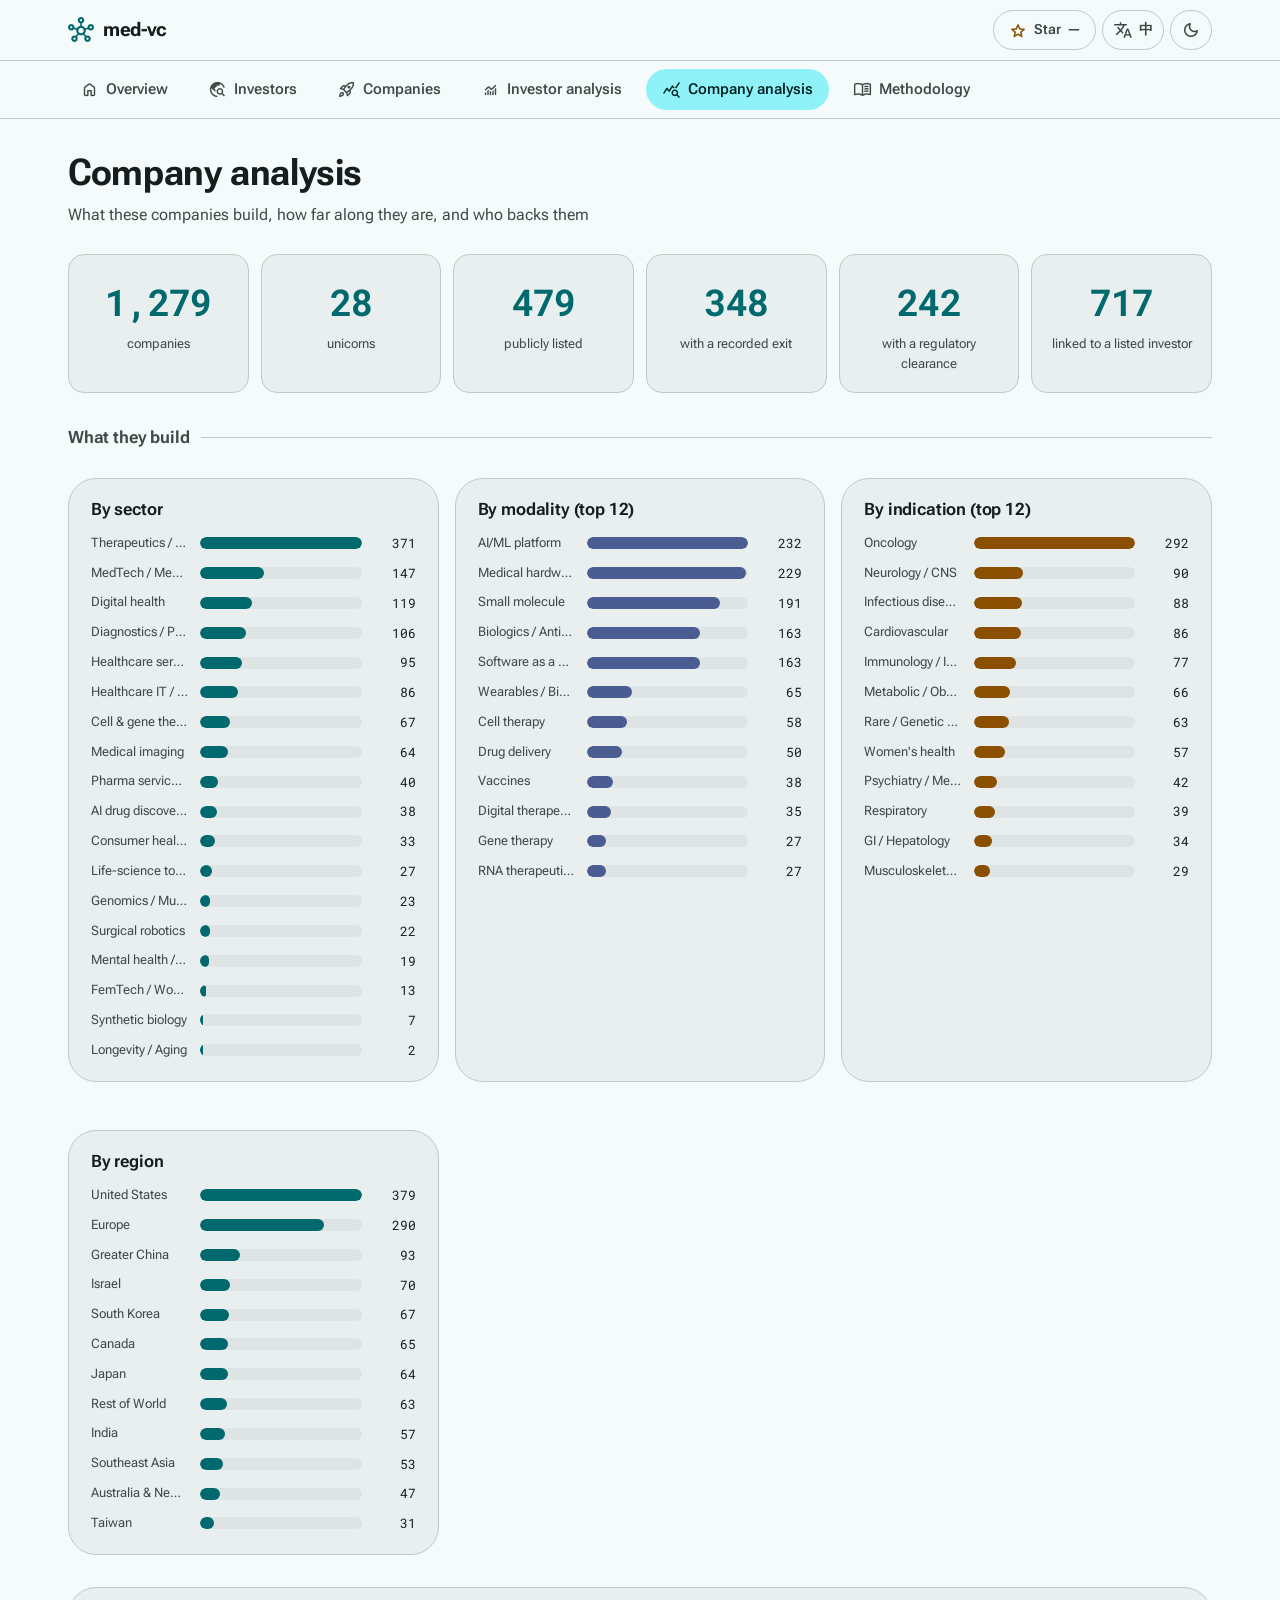
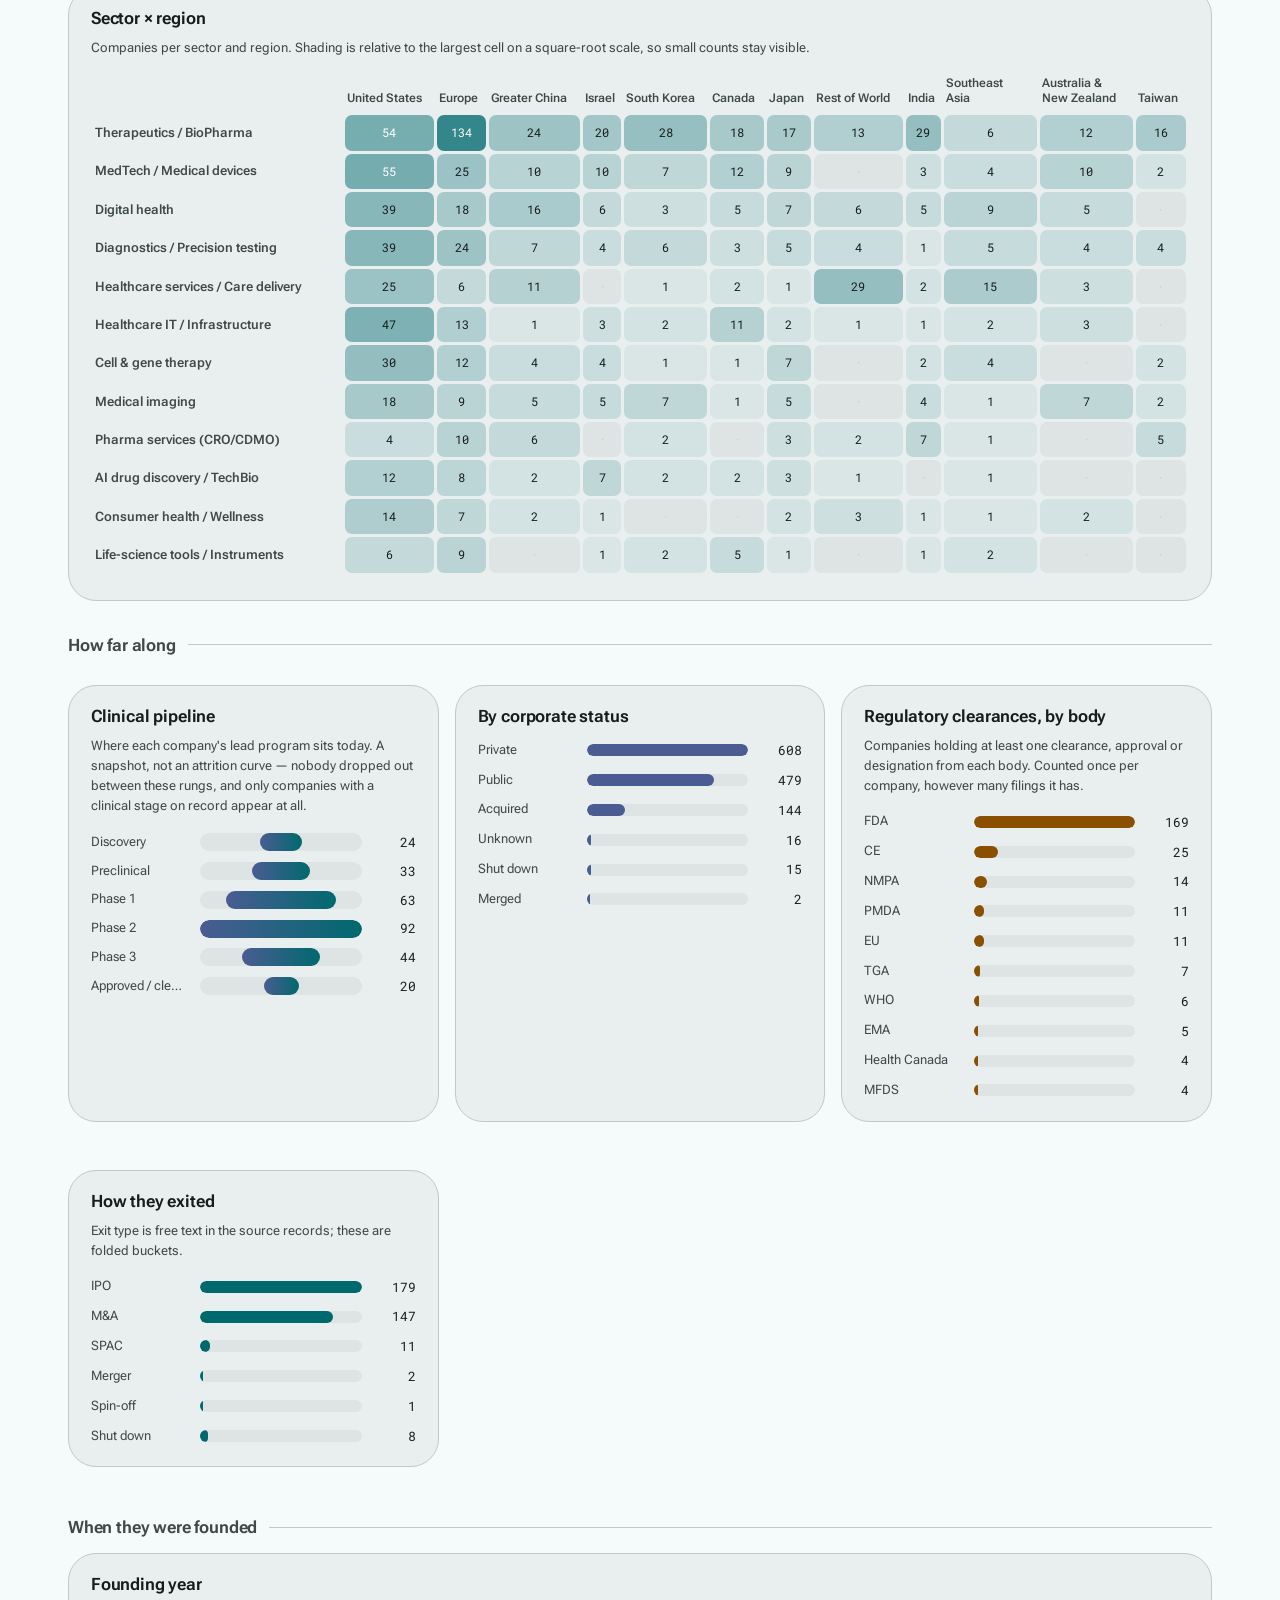
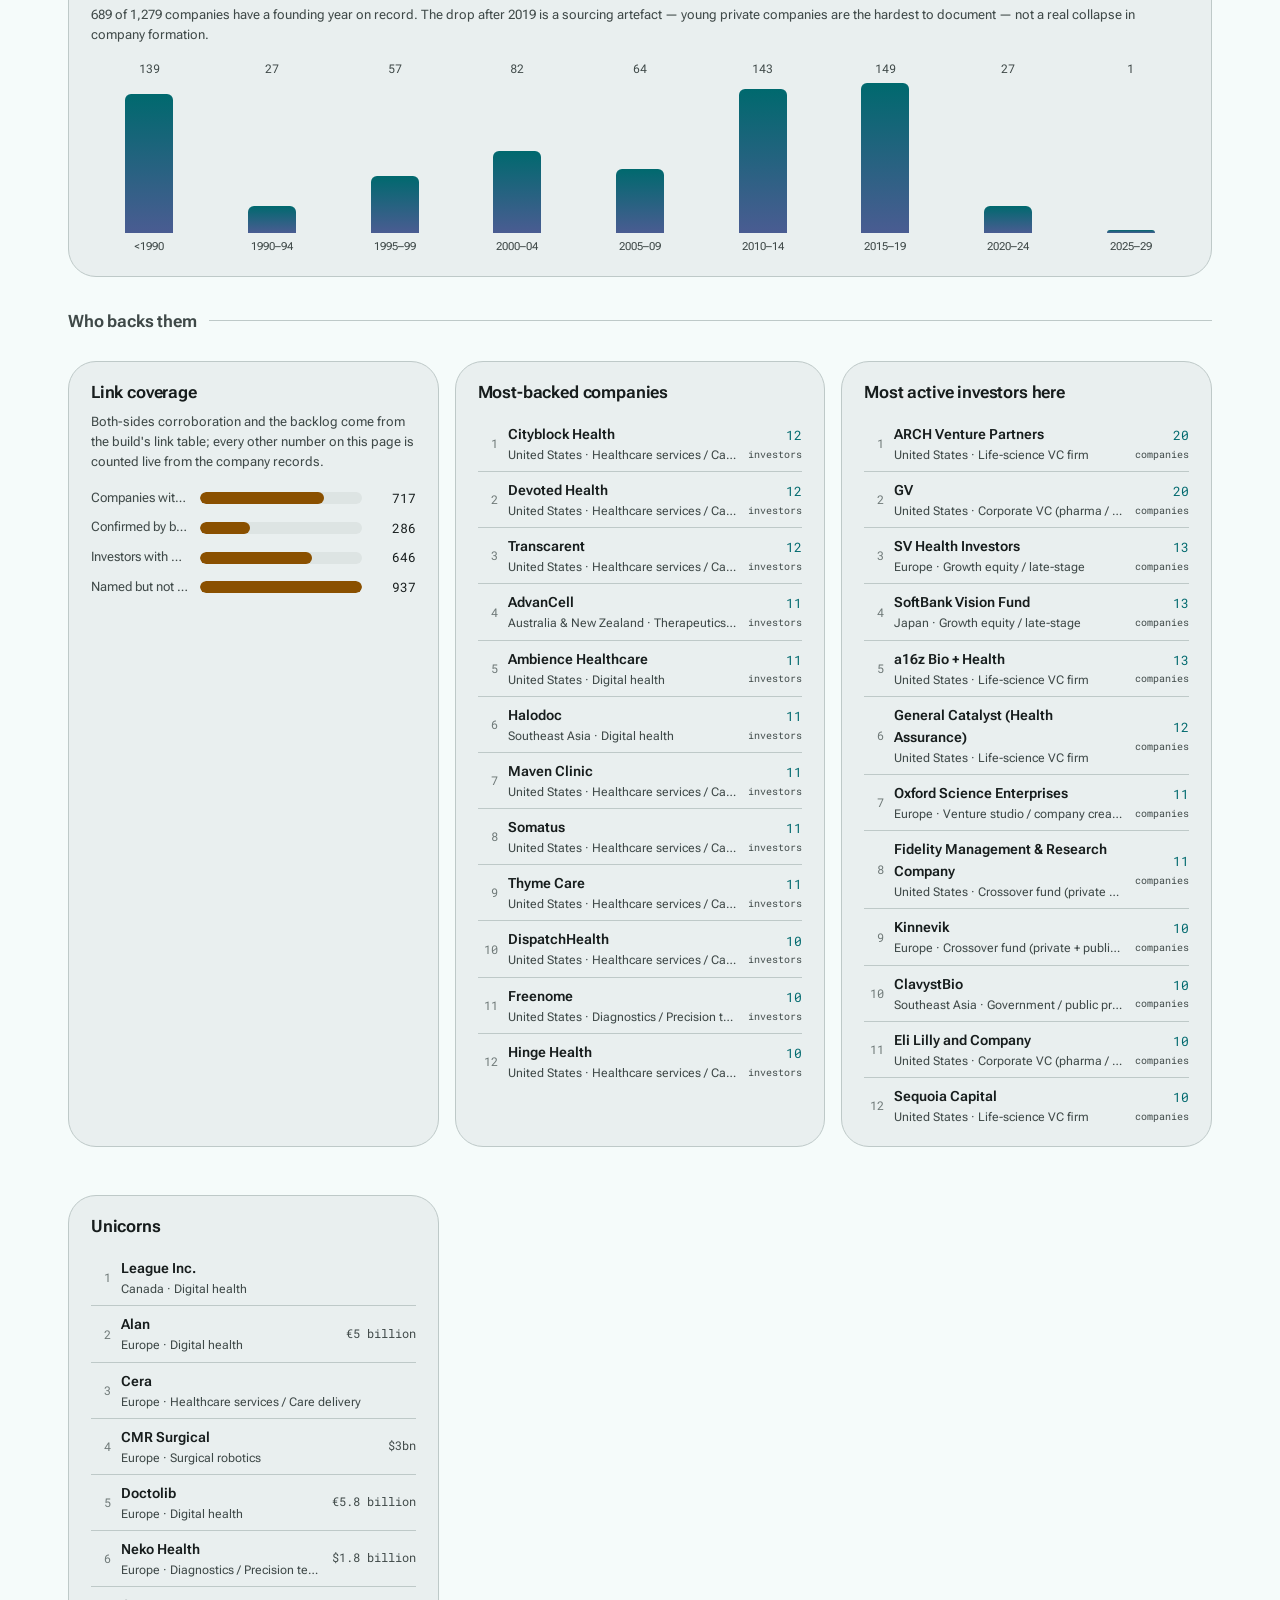
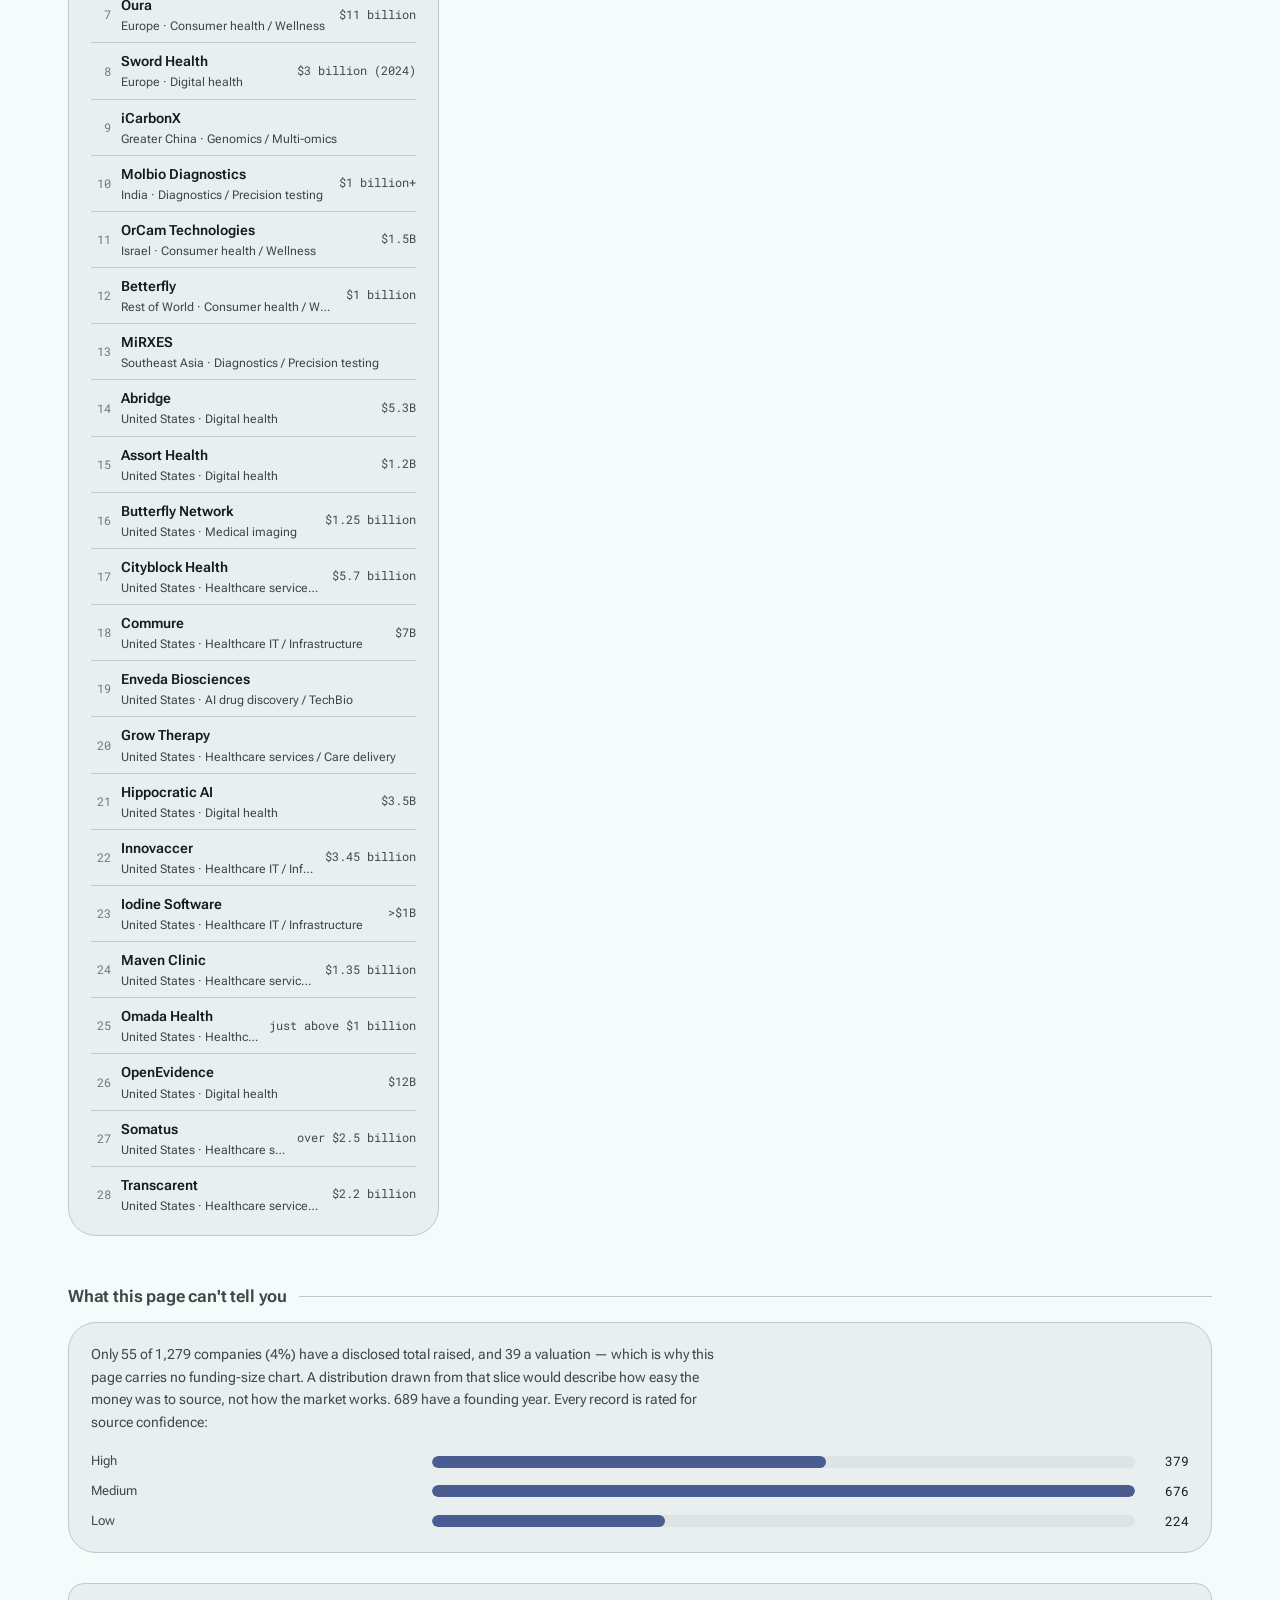
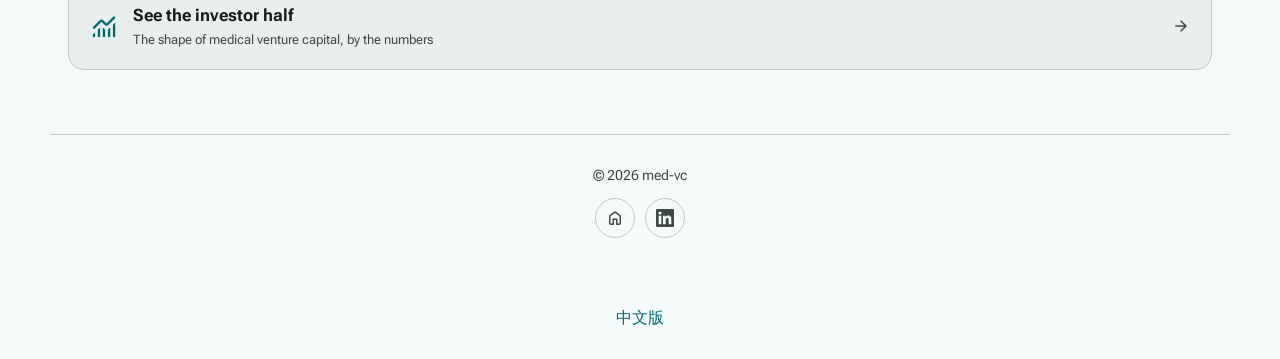
<file: docs/company-analysis.html>
<!doctype html>
<html lang="en">
<head>
    <!-- Google tag (gtag.js) -->
    <script async src="https://www.googletagmanager.com/gtag/js?id=G-E2WKER7H9L"></script>
    <script>window.dataLayer=window.dataLayer||[];function gtag(){dataLayer.push(arguments);}gtag('js',new Date());gtag('config','G-E2WKER7H9L');</script>
    <meta charset="utf-8">
    <meta name="viewport" content="width=device-width, initial-scale=1">
    <title>Company analysis — med-vc</title>
    <meta name="description" content="The shape of the medical startup landscape by the numbers: companies by sector, modality and indication, clinical pipeline stage, regulatory clearances, exits, founding vintage, and who backs them.">
    <link rel="canonical" href="https://med-vc.peteraim.com/company-analysis.html" />
  <link rel="alternate" hreflang="en" href="https://med-vc.peteraim.com/company-analysis.html" />
  <link rel="alternate" hreflang="zh-Hant" href="https://med-vc.peteraim.com/zh-Hant/company-analysis.html" />
  <link rel="alternate" hreflang="x-default" href="https://med-vc.peteraim.com/company-analysis.html" />
    <meta property="og:type" content="website">
    <meta property="og:site_name" content="med-vc">
    <meta property="og:title" content="Company analysis — med-vc">
    <meta property="og:description" content="The shape of the medical startup landscape by the numbers: companies by sector, modality and indication, clinical pipeline stage, regulatory clearances, exits, founding vintage, and who backs them.">
    <meta property="og:url" content="https://med-vc.peteraim.com/company-analysis.html" />
    <meta name="twitter:card" content="summary_large_image">
    <meta name="twitter:title" content="Company analysis — med-vc">
    <meta name="twitter:description" content="The shape of the medical startup landscape by the numbers: companies by sector, modality and indication, clinical pipeline stage, regulatory clearances, exits, founding vintage, and who backs them.">
    <link rel="icon" href="data:image/svg+xml,%3Csvg xmlns=%22http://www.w3.org/2000/svg%22 viewBox=%220 0 100 100%22%3E%3Ctext y=%22.9em%22 font-size=%2290%22%3E%F0%9F%A7%AC%3C/text%3E%3C/svg%3E">
    <script type="application/ld+json">{"@context":"https://schema.org","@type":"WebSite","name":"med-vc","description":"A global directory of medical and biomedical venture investors","url":"https://med-vc.peteraim.com/","inLanguage":"en"}</script>
    <link rel="preconnect" href="https://fonts.googleapis.com">
    <link rel="preconnect" href="https://fonts.gstatic.com" crossorigin>
    <link href="https://fonts.googleapis.com/css2?family=Roboto+Flex:opsz,wght@8..144,400..700&family=Roboto+Mono:wght@500;600&display=swap" rel="stylesheet">
    <link href="https://fonts.googleapis.com/css2?family=Material+Symbols+Rounded:opsz,wght,FILL,GRAD@24,400,0,0&display=swap" rel="stylesheet">
    <link rel="stylesheet" href="assets/styles.css?v=86955d0d74">
  <meta property="og:image" content="https://med-vc.peteraim.com/og-image.png">
  <meta property="og:image:width" content="1200">
  <meta property="og:image:height" content="630">
  <meta name="twitter:image" content="https://med-vc.peteraim.com/og-image.png">
</head>
<body data-page="company-analysis">
    <main id="page">
<header class="page-head"><h1>Company analysis</h1><p class="page-head__sub">What these companies build, how far along they are, and who backs them</p></header><div class="stats"><div class="stat" data-item=""><b class="stat__value" data-count="1279">1,279</b><span class="stat__label">companies</span></div><div class="stat" data-item=""><b class="stat__value" data-count="28">28</b><span class="stat__label">unicorns</span></div><div class="stat" data-item=""><b class="stat__value" data-count="479">479</b><span class="stat__label">publicly listed</span></div><div class="stat" data-item=""><b class="stat__value" data-count="348">348</b><span class="stat__label">with a recorded exit</span></div><div class="stat" data-item=""><b class="stat__value" data-count="242">242</b><span class="stat__label">with a regulatory clearance</span></div><div class="stat" data-item=""><b class="stat__value" data-count="717">717</b><span class="stat__label">linked to a listed investor</span></div></div><h2 class="section-head">What they build</h2><div class="panels"><section class="panel" data-item=""><h2 class="panel__title">By sector</h2><div class="hbars"><div class="hbar" data-item=""><span class="hbar__label" title="Therapeutics / BioPharma">Therapeutics / BioPharma</span><span class="hbar__track"><span class="hbar__fill" style="width:100%;background:var(--primary)"></span></span><span class="hbar__value">371</span></div><div class="hbar" data-item=""><span class="hbar__label" title="MedTech / Medical devices">MedTech / Medical devices</span><span class="hbar__track"><span class="hbar__fill" style="width:39.62%;background:var(--primary)"></span></span><span class="hbar__value">147</span></div><div class="hbar" data-item=""><span class="hbar__label" title="Digital health">Digital health</span><span class="hbar__track"><span class="hbar__fill" style="width:32.08%;background:var(--primary)"></span></span><span class="hbar__value">119</span></div><div class="hbar" data-item=""><span class="hbar__label" title="Diagnostics / Precision testing">Diagnostics / Precision testing</span><span class="hbar__track"><span class="hbar__fill" style="width:28.57%;background:var(--primary)"></span></span><span class="hbar__value">106</span></div><div class="hbar" data-item=""><span class="hbar__label" title="Healthcare services / Care delivery">Healthcare services / Care delivery</span><span class="hbar__track"><span class="hbar__fill" style="width:25.61%;background:var(--primary)"></span></span><span class="hbar__value">95</span></div><div class="hbar" data-item=""><span class="hbar__label" title="Healthcare IT / Infrastructure">Healthcare IT / Infrastructure</span><span class="hbar__track"><span class="hbar__fill" style="width:23.18%;background:var(--primary)"></span></span><span class="hbar__value">86</span></div><div class="hbar" data-item=""><span class="hbar__label" title="Cell &amp; gene therapy">Cell &amp; gene therapy</span><span class="hbar__track"><span class="hbar__fill" style="width:18.06%;background:var(--primary)"></span></span><span class="hbar__value">67</span></div><div class="hbar" data-item=""><span class="hbar__label" title="Medical imaging">Medical imaging</span><span class="hbar__track"><span class="hbar__fill" style="width:17.25%;background:var(--primary)"></span></span><span class="hbar__value">64</span></div><div class="hbar" data-item=""><span class="hbar__label" title="Pharma services (CRO/CDMO)">Pharma services (CRO/CDMO)</span><span class="hbar__track"><span class="hbar__fill" style="width:10.78%;background:var(--primary)"></span></span><span class="hbar__value">40</span></div><div class="hbar" data-item=""><span class="hbar__label" title="AI drug discovery / TechBio">AI drug discovery / TechBio</span><span class="hbar__track"><span class="hbar__fill" style="width:10.24%;background:var(--primary)"></span></span><span class="hbar__value">38</span></div><div class="hbar" data-item=""><span class="hbar__label" title="Consumer health / Wellness">Consumer health / Wellness</span><span class="hbar__track"><span class="hbar__fill" style="width:8.89%;background:var(--primary)"></span></span><span class="hbar__value">33</span></div><div class="hbar" data-item=""><span class="hbar__label" title="Life-science tools / Instruments">Life-science tools / Instruments</span><span class="hbar__track"><span class="hbar__fill" style="width:7.28%;background:var(--primary)"></span></span><span class="hbar__value">27</span></div><div class="hbar" data-item=""><span class="hbar__label" title="Genomics / Multi-omics">Genomics / Multi-omics</span><span class="hbar__track"><span class="hbar__fill" style="width:6.2%;background:var(--primary)"></span></span><span class="hbar__value">23</span></div><div class="hbar" data-item=""><span class="hbar__label" title="Surgical robotics">Surgical robotics</span><span class="hbar__track"><span class="hbar__fill" style="width:5.93%;background:var(--primary)"></span></span><span class="hbar__value">22</span></div><div class="hbar" data-item=""><span class="hbar__label" title="Mental health / Neurotech">Mental health / Neurotech</span><span class="hbar__track"><span class="hbar__fill" style="width:5.12%;background:var(--primary)"></span></span><span class="hbar__value">19</span></div><div class="hbar" data-item=""><span class="hbar__label" title="FemTech / Women's health">FemTech / Women's health</span><span class="hbar__track"><span class="hbar__fill" style="width:3.5%;background:var(--primary)"></span></span><span class="hbar__value">13</span></div><div class="hbar" data-item=""><span class="hbar__label" title="Synthetic biology">Synthetic biology</span><span class="hbar__track"><span class="hbar__fill" style="width:1.89%;background:var(--primary)"></span></span><span class="hbar__value">7</span></div><div class="hbar" data-item=""><span class="hbar__label" title="Longevity / Aging">Longevity / Aging</span><span class="hbar__track"><span class="hbar__fill" style="width:0.54%;background:var(--primary)"></span></span><span class="hbar__value">2</span></div></div></section><section class="panel" data-item=""><h2 class="panel__title">By modality (top 12)</h2><div class="hbars"><div class="hbar" data-item=""><span class="hbar__label" title="AI/ML platform">AI/ML platform</span><span class="hbar__track"><span class="hbar__fill" style="width:100%;background:var(--tertiary)"></span></span><span class="hbar__value">232</span></div><div class="hbar" data-item=""><span class="hbar__label" title="Medical hardware / Devices">Medical hardware / Devices</span><span class="hbar__track"><span class="hbar__fill" style="width:98.71%;background:var(--tertiary)"></span></span><span class="hbar__value">229</span></div><div class="hbar" data-item=""><span class="hbar__label" title="Small molecule">Small molecule</span><span class="hbar__track"><span class="hbar__fill" style="width:82.33%;background:var(--tertiary)"></span></span><span class="hbar__value">191</span></div><div class="hbar" data-item=""><span class="hbar__label" title="Biologics / Antibodies (incl. ADC, bispecifics)">Biologics / Antibodies (incl. ADC, bispecifics)</span><span class="hbar__track"><span class="hbar__fill" style="width:70.26%;background:var(--tertiary)"></span></span><span class="hbar__value">163</span></div><div class="hbar" data-item=""><span class="hbar__label" title="Software as a medical device (SaMD)">Software as a medical device (SaMD)</span><span class="hbar__track"><span class="hbar__fill" style="width:70.26%;background:var(--tertiary)"></span></span><span class="hbar__value">163</span></div><div class="hbar" data-item=""><span class="hbar__label" title="Wearables / Biosensors">Wearables / Biosensors</span><span class="hbar__track"><span class="hbar__fill" style="width:28.02%;background:var(--tertiary)"></span></span><span class="hbar__value">65</span></div><div class="hbar" data-item=""><span class="hbar__label" title="Cell therapy">Cell therapy</span><span class="hbar__track"><span class="hbar__fill" style="width:25%;background:var(--tertiary)"></span></span><span class="hbar__value">58</span></div><div class="hbar" data-item=""><span class="hbar__label" title="Drug delivery">Drug delivery</span><span class="hbar__track"><span class="hbar__fill" style="width:21.55%;background:var(--tertiary)"></span></span><span class="hbar__value">50</span></div><div class="hbar" data-item=""><span class="hbar__label" title="Vaccines">Vaccines</span><span class="hbar__track"><span class="hbar__fill" style="width:16.38%;background:var(--tertiary)"></span></span><span class="hbar__value">38</span></div><div class="hbar" data-item=""><span class="hbar__label" title="Digital therapeutics (DTx)">Digital therapeutics (DTx)</span><span class="hbar__track"><span class="hbar__fill" style="width:15.09%;background:var(--tertiary)"></span></span><span class="hbar__value">35</span></div><div class="hbar" data-item=""><span class="hbar__label" title="Gene therapy">Gene therapy</span><span class="hbar__track"><span class="hbar__fill" style="width:11.64%;background:var(--tertiary)"></span></span><span class="hbar__value">27</span></div><div class="hbar" data-item=""><span class="hbar__label" title="RNA therapeutics (mRNA, siRNA, ASO)">RNA therapeutics (mRNA, siRNA, ASO)</span><span class="hbar__track"><span class="hbar__fill" style="width:11.64%;background:var(--tertiary)"></span></span><span class="hbar__value">27</span></div></div></section><section class="panel" data-item=""><h2 class="panel__title">By indication (top 12)</h2><div class="hbars"><div class="hbar" data-item=""><span class="hbar__label" title="Oncology">Oncology</span><span class="hbar__track"><span class="hbar__fill" style="width:100%;background:var(--secondary)"></span></span><span class="hbar__value">292</span></div><div class="hbar" data-item=""><span class="hbar__label" title="Neurology / CNS">Neurology / CNS</span><span class="hbar__track"><span class="hbar__fill" style="width:30.82%;background:var(--secondary)"></span></span><span class="hbar__value">90</span></div><div class="hbar" data-item=""><span class="hbar__label" title="Infectious disease">Infectious disease</span><span class="hbar__track"><span class="hbar__fill" style="width:30.14%;background:var(--secondary)"></span></span><span class="hbar__value">88</span></div><div class="hbar" data-item=""><span class="hbar__label" title="Cardiovascular">Cardiovascular</span><span class="hbar__track"><span class="hbar__fill" style="width:29.45%;background:var(--secondary)"></span></span><span class="hbar__value">86</span></div><div class="hbar" data-item=""><span class="hbar__label" title="Immunology / Inflammation">Immunology / Inflammation</span><span class="hbar__track"><span class="hbar__fill" style="width:26.37%;background:var(--secondary)"></span></span><span class="hbar__value">77</span></div><div class="hbar" data-item=""><span class="hbar__label" title="Metabolic / Obesity / Diabetes">Metabolic / Obesity / Diabetes</span><span class="hbar__track"><span class="hbar__fill" style="width:22.6%;background:var(--secondary)"></span></span><span class="hbar__value">66</span></div><div class="hbar" data-item=""><span class="hbar__label" title="Rare / Genetic disease">Rare / Genetic disease</span><span class="hbar__track"><span class="hbar__fill" style="width:21.58%;background:var(--secondary)"></span></span><span class="hbar__value">63</span></div><div class="hbar" data-item=""><span class="hbar__label" title="Women's health">Women's health</span><span class="hbar__track"><span class="hbar__fill" style="width:19.52%;background:var(--secondary)"></span></span><span class="hbar__value">57</span></div><div class="hbar" data-item=""><span class="hbar__label" title="Psychiatry / Mental health">Psychiatry / Mental health</span><span class="hbar__track"><span class="hbar__fill" style="width:14.38%;background:var(--secondary)"></span></span><span class="hbar__value">42</span></div><div class="hbar" data-item=""><span class="hbar__label" title="Respiratory">Respiratory</span><span class="hbar__track"><span class="hbar__fill" style="width:13.36%;background:var(--secondary)"></span></span><span class="hbar__value">39</span></div><div class="hbar" data-item=""><span class="hbar__label" title="GI / Hepatology">GI / Hepatology</span><span class="hbar__track"><span class="hbar__fill" style="width:11.64%;background:var(--secondary)"></span></span><span class="hbar__value">34</span></div><div class="hbar" data-item=""><span class="hbar__label" title="Musculoskeletal / Orthopedics">Musculoskeletal / Orthopedics</span><span class="hbar__track"><span class="hbar__fill" style="width:9.93%;background:var(--secondary)"></span></span><span class="hbar__value">29</span></div></div></section><section class="panel" data-item=""><h2 class="panel__title">By region</h2><div class="hbars"><div class="hbar" data-item=""><span class="hbar__label" title="United States">United States</span><span class="hbar__track"><span class="hbar__fill" style="width:100%;background:var(--primary)"></span></span><span class="hbar__value">379</span></div><div class="hbar" data-item=""><span class="hbar__label" title="Europe">Europe</span><span class="hbar__track"><span class="hbar__fill" style="width:76.52%;background:var(--primary)"></span></span><span class="hbar__value">290</span></div><div class="hbar" data-item=""><span class="hbar__label" title="Greater China">Greater China</span><span class="hbar__track"><span class="hbar__fill" style="width:24.54%;background:var(--primary)"></span></span><span class="hbar__value">93</span></div><div class="hbar" data-item=""><span class="hbar__label" title="Israel">Israel</span><span class="hbar__track"><span class="hbar__fill" style="width:18.47%;background:var(--primary)"></span></span><span class="hbar__value">70</span></div><div class="hbar" data-item=""><span class="hbar__label" title="South Korea">South Korea</span><span class="hbar__track"><span class="hbar__fill" style="width:17.68%;background:var(--primary)"></span></span><span class="hbar__value">67</span></div><div class="hbar" data-item=""><span class="hbar__label" title="Canada">Canada</span><span class="hbar__track"><span class="hbar__fill" style="width:17.15%;background:var(--primary)"></span></span><span class="hbar__value">65</span></div><div class="hbar" data-item=""><span class="hbar__label" title="Japan">Japan</span><span class="hbar__track"><span class="hbar__fill" style="width:16.89%;background:var(--primary)"></span></span><span class="hbar__value">64</span></div><div class="hbar" data-item=""><span class="hbar__label" title="Rest of World">Rest of World</span><span class="hbar__track"><span class="hbar__fill" style="width:16.62%;background:var(--primary)"></span></span><span class="hbar__value">63</span></div><div class="hbar" data-item=""><span class="hbar__label" title="India">India</span><span class="hbar__track"><span class="hbar__fill" style="width:15.04%;background:var(--primary)"></span></span><span class="hbar__value">57</span></div><div class="hbar" data-item=""><span class="hbar__label" title="Southeast Asia">Southeast Asia</span><span class="hbar__track"><span class="hbar__fill" style="width:13.98%;background:var(--primary)"></span></span><span class="hbar__value">53</span></div><div class="hbar" data-item=""><span class="hbar__label" title="Australia &amp; New Zealand">Australia &amp; New Zealand</span><span class="hbar__track"><span class="hbar__fill" style="width:12.4%;background:var(--primary)"></span></span><span class="hbar__value">47</span></div><div class="hbar" data-item=""><span class="hbar__label" title="Taiwan">Taiwan</span><span class="hbar__track"><span class="hbar__fill" style="width:8.18%;background:var(--primary)"></span></span><span class="hbar__value">31</span></div></div></section></div><section class="panel panel--wide" data-item=""><h2 class="panel__title">Sector × region</h2><p class="panel__note">Companies per sector and region. Shading is relative to the largest cell on a square-root scale, so small counts stay visible.</p><div class="matrix-wrap"><table class="matrix"><thead><tr><th scope="col"></th><th scope="col"><span>United States</span></th><th scope="col"><span>Europe</span></th><th scope="col"><span>Greater China</span></th><th scope="col"><span>Israel</span></th><th scope="col"><span>South Korea</span></th><th scope="col"><span>Canada</span></th><th scope="col"><span>Japan</span></th><th scope="col"><span>Rest of World</span></th><th scope="col"><span>India</span></th><th scope="col"><span>Southeast Asia</span></th><th scope="col"><span>Australia &amp; New Zealand</span></th><th scope="col"><span>Taiwan</span></th></tr></thead><tbody><tr><th scope="row">Therapeutics / BioPharma</th><td style="background:color-mix(in srgb, var(--primary) 49.52%, transparent);color:var(--on-primary)">54</td><td style="background:color-mix(in srgb, var(--primary) 78%, transparent);color:var(--on-primary)">134</td><td style="background:color-mix(in srgb, var(--primary) 33.01%, transparent);color:inherit">24</td><td style="background:color-mix(in srgb, var(--primary) 30.13%, transparent);color:inherit">20</td><td style="background:color-mix(in srgb, var(--primary) 35.66%, transparent);color:inherit">28</td><td style="background:color-mix(in srgb, var(--primary) 28.59%, transparent);color:inherit">18</td><td style="background:color-mix(in srgb, var(--primary) 27.78%, transparent);color:inherit">17</td><td style="background:color-mix(in srgb, var(--primary) 24.29%, transparent);color:inherit">13</td><td style="background:color-mix(in srgb, var(--primary) 36.29%, transparent);color:inherit">29</td><td style="background:color-mix(in srgb, var(--primary) 16.51%, transparent);color:inherit">6</td><td style="background:color-mix(in srgb, var(--primary) 23.34%, transparent);color:inherit">12</td><td style="background:color-mix(in srgb, var(--primary) 26.95%, transparent);color:inherit">16</td></tr><tr><th scope="row">MedTech / Medical devices</th><td style="background:color-mix(in srgb, var(--primary) 49.97%, transparent);color:var(--on-primary)">55</td><td style="background:color-mix(in srgb, var(--primary) 33.69%, transparent);color:inherit">25</td><td style="background:color-mix(in srgb, var(--primary) 21.31%, transparent);color:inherit">10</td><td style="background:color-mix(in srgb, var(--primary) 21.31%, transparent);color:inherit">10</td><td style="background:color-mix(in srgb, var(--primary) 17.83%, transparent);color:inherit">7</td><td style="background:color-mix(in srgb, var(--primary) 23.34%, transparent);color:inherit">12</td><td style="background:color-mix(in srgb, var(--primary) 20.21%, transparent);color:inherit">9</td><td class="matrix__zero">·</td><td style="background:color-mix(in srgb, var(--primary) 11.67%, transparent);color:inherit">3</td><td style="background:color-mix(in srgb, var(--primary) 13.48%, transparent);color:inherit">4</td><td style="background:color-mix(in srgb, var(--primary) 21.31%, transparent);color:inherit">10</td><td style="background:color-mix(in srgb, var(--primary) 9.53%, transparent);color:inherit">2</td></tr><tr><th scope="row">Digital health</th><td style="background:color-mix(in srgb, var(--primary) 42.08%, transparent);color:inherit">39</td><td style="background:color-mix(in srgb, var(--primary) 28.59%, transparent);color:inherit">18</td><td style="background:color-mix(in srgb, var(--primary) 26.95%, transparent);color:inherit">16</td><td style="background:color-mix(in srgb, var(--primary) 16.51%, transparent);color:inherit">6</td><td style="background:color-mix(in srgb, var(--primary) 11.67%, transparent);color:inherit">3</td><td style="background:color-mix(in srgb, var(--primary) 15.07%, transparent);color:inherit">5</td><td style="background:color-mix(in srgb, var(--primary) 17.83%, transparent);color:inherit">7</td><td style="background:color-mix(in srgb, var(--primary) 16.51%, transparent);color:inherit">6</td><td style="background:color-mix(in srgb, var(--primary) 15.07%, transparent);color:inherit">5</td><td style="background:color-mix(in srgb, var(--primary) 20.21%, transparent);color:inherit">9</td><td style="background:color-mix(in srgb, var(--primary) 15.07%, transparent);color:inherit">5</td><td class="matrix__zero">·</td></tr><tr><th scope="row">Diagnostics / Precision testing</th><td style="background:color-mix(in srgb, var(--primary) 42.08%, transparent);color:inherit">39</td><td style="background:color-mix(in srgb, var(--primary) 33.01%, transparent);color:inherit">24</td><td style="background:color-mix(in srgb, var(--primary) 17.83%, transparent);color:inherit">7</td><td style="background:color-mix(in srgb, var(--primary) 13.48%, transparent);color:inherit">4</td><td style="background:color-mix(in srgb, var(--primary) 16.51%, transparent);color:inherit">6</td><td style="background:color-mix(in srgb, var(--primary) 11.67%, transparent);color:inherit">3</td><td style="background:color-mix(in srgb, var(--primary) 15.07%, transparent);color:inherit">5</td><td style="background:color-mix(in srgb, var(--primary) 13.48%, transparent);color:inherit">4</td><td style="background:color-mix(in srgb, var(--primary) 6.74%, transparent);color:inherit">1</td><td style="background:color-mix(in srgb, var(--primary) 15.07%, transparent);color:inherit">5</td><td style="background:color-mix(in srgb, var(--primary) 13.48%, transparent);color:inherit">4</td><td style="background:color-mix(in srgb, var(--primary) 13.48%, transparent);color:inherit">4</td></tr><tr><th scope="row">Healthcare services / Care delivery</th><td style="background:color-mix(in srgb, var(--primary) 33.69%, transparent);color:inherit">25</td><td style="background:color-mix(in srgb, var(--primary) 16.51%, transparent);color:inherit">6</td><td style="background:color-mix(in srgb, var(--primary) 22.35%, transparent);color:inherit">11</td><td class="matrix__zero">·</td><td style="background:color-mix(in srgb, var(--primary) 6.74%, transparent);color:inherit">1</td><td style="background:color-mix(in srgb, var(--primary) 9.53%, transparent);color:inherit">2</td><td style="background:color-mix(in srgb, var(--primary) 6.74%, transparent);color:inherit">1</td><td style="background:color-mix(in srgb, var(--primary) 36.29%, transparent);color:inherit">29</td><td style="background:color-mix(in srgb, var(--primary) 9.53%, transparent);color:inherit">2</td><td style="background:color-mix(in srgb, var(--primary) 26.1%, transparent);color:inherit">15</td><td style="background:color-mix(in srgb, var(--primary) 11.67%, transparent);color:inherit">3</td><td class="matrix__zero">·</td></tr><tr><th scope="row">Healthcare IT / Infrastructure</th><td style="background:color-mix(in srgb, var(--primary) 46.19%, transparent);color:inherit">47</td><td style="background:color-mix(in srgb, var(--primary) 24.29%, transparent);color:inherit">13</td><td style="background:color-mix(in srgb, var(--primary) 6.74%, transparent);color:inherit">1</td><td style="background:color-mix(in srgb, var(--primary) 11.67%, transparent);color:inherit">3</td><td style="background:color-mix(in srgb, var(--primary) 9.53%, transparent);color:inherit">2</td><td style="background:color-mix(in srgb, var(--primary) 22.35%, transparent);color:inherit">11</td><td style="background:color-mix(in srgb, var(--primary) 9.53%, transparent);color:inherit">2</td><td style="background:color-mix(in srgb, var(--primary) 6.74%, transparent);color:inherit">1</td><td style="background:color-mix(in srgb, var(--primary) 6.74%, transparent);color:inherit">1</td><td style="background:color-mix(in srgb, var(--primary) 9.53%, transparent);color:inherit">2</td><td style="background:color-mix(in srgb, var(--primary) 11.67%, transparent);color:inherit">3</td><td class="matrix__zero">·</td></tr><tr><th scope="row">Cell &amp; gene therapy</th><td style="background:color-mix(in srgb, var(--primary) 36.91%, transparent);color:inherit">30</td><td style="background:color-mix(in srgb, var(--primary) 23.34%, transparent);color:inherit">12</td><td style="background:color-mix(in srgb, var(--primary) 13.48%, transparent);color:inherit">4</td><td style="background:color-mix(in srgb, var(--primary) 13.48%, transparent);color:inherit">4</td><td style="background:color-mix(in srgb, var(--primary) 6.74%, transparent);color:inherit">1</td><td style="background:color-mix(in srgb, var(--primary) 6.74%, transparent);color:inherit">1</td><td style="background:color-mix(in srgb, var(--primary) 17.83%, transparent);color:inherit">7</td><td class="matrix__zero">·</td><td style="background:color-mix(in srgb, var(--primary) 9.53%, transparent);color:inherit">2</td><td style="background:color-mix(in srgb, var(--primary) 13.48%, transparent);color:inherit">4</td><td class="matrix__zero">·</td><td style="background:color-mix(in srgb, var(--primary) 9.53%, transparent);color:inherit">2</td></tr><tr><th scope="row">Medical imaging</th><td style="background:color-mix(in srgb, var(--primary) 28.59%, transparent);color:inherit">18</td><td style="background:color-mix(in srgb, var(--primary) 20.21%, transparent);color:inherit">9</td><td style="background:color-mix(in srgb, var(--primary) 15.07%, transparent);color:inherit">5</td><td style="background:color-mix(in srgb, var(--primary) 15.07%, transparent);color:inherit">5</td><td style="background:color-mix(in srgb, var(--primary) 17.83%, transparent);color:inherit">7</td><td style="background:color-mix(in srgb, var(--primary) 6.74%, transparent);color:inherit">1</td><td style="background:color-mix(in srgb, var(--primary) 15.07%, transparent);color:inherit">5</td><td class="matrix__zero">·</td><td style="background:color-mix(in srgb, var(--primary) 13.48%, transparent);color:inherit">4</td><td style="background:color-mix(in srgb, var(--primary) 6.74%, transparent);color:inherit">1</td><td style="background:color-mix(in srgb, var(--primary) 17.83%, transparent);color:inherit">7</td><td style="background:color-mix(in srgb, var(--primary) 9.53%, transparent);color:inherit">2</td></tr><tr><th scope="row">Pharma services (CRO/CDMO)</th><td style="background:color-mix(in srgb, var(--primary) 13.48%, transparent);color:inherit">4</td><td style="background:color-mix(in srgb, var(--primary) 21.31%, transparent);color:inherit">10</td><td style="background:color-mix(in srgb, var(--primary) 16.51%, transparent);color:inherit">6</td><td class="matrix__zero">·</td><td style="background:color-mix(in srgb, var(--primary) 9.53%, transparent);color:inherit">2</td><td class="matrix__zero">·</td><td style="background:color-mix(in srgb, var(--primary) 11.67%, transparent);color:inherit">3</td><td style="background:color-mix(in srgb, var(--primary) 9.53%, transparent);color:inherit">2</td><td style="background:color-mix(in srgb, var(--primary) 17.83%, transparent);color:inherit">7</td><td style="background:color-mix(in srgb, var(--primary) 6.74%, transparent);color:inherit">1</td><td class="matrix__zero">·</td><td style="background:color-mix(in srgb, var(--primary) 15.07%, transparent);color:inherit">5</td></tr><tr><th scope="row">AI drug discovery / TechBio</th><td style="background:color-mix(in srgb, var(--primary) 23.34%, transparent);color:inherit">12</td><td style="background:color-mix(in srgb, var(--primary) 19.06%, transparent);color:inherit">8</td><td style="background:color-mix(in srgb, var(--primary) 9.53%, transparent);color:inherit">2</td><td style="background:color-mix(in srgb, var(--primary) 17.83%, transparent);color:inherit">7</td><td style="background:color-mix(in srgb, var(--primary) 9.53%, transparent);color:inherit">2</td><td style="background:color-mix(in srgb, var(--primary) 9.53%, transparent);color:inherit">2</td><td style="background:color-mix(in srgb, var(--primary) 11.67%, transparent);color:inherit">3</td><td style="background:color-mix(in srgb, var(--primary) 6.74%, transparent);color:inherit">1</td><td class="matrix__zero">·</td><td style="background:color-mix(in srgb, var(--primary) 6.74%, transparent);color:inherit">1</td><td class="matrix__zero">·</td><td class="matrix__zero">·</td></tr><tr><th scope="row">Consumer health / Wellness</th><td style="background:color-mix(in srgb, var(--primary) 25.21%, transparent);color:inherit">14</td><td style="background:color-mix(in srgb, var(--primary) 17.83%, transparent);color:inherit">7</td><td style="background:color-mix(in srgb, var(--primary) 9.53%, transparent);color:inherit">2</td><td style="background:color-mix(in srgb, var(--primary) 6.74%, transparent);color:inherit">1</td><td class="matrix__zero">·</td><td class="matrix__zero">·</td><td style="background:color-mix(in srgb, var(--primary) 9.53%, transparent);color:inherit">2</td><td style="background:color-mix(in srgb, var(--primary) 11.67%, transparent);color:inherit">3</td><td style="background:color-mix(in srgb, var(--primary) 6.74%, transparent);color:inherit">1</td><td style="background:color-mix(in srgb, var(--primary) 6.74%, transparent);color:inherit">1</td><td style="background:color-mix(in srgb, var(--primary) 9.53%, transparent);color:inherit">2</td><td class="matrix__zero">·</td></tr><tr><th scope="row">Life-science tools / Instruments</th><td style="background:color-mix(in srgb, var(--primary) 16.51%, transparent);color:inherit">6</td><td style="background:color-mix(in srgb, var(--primary) 20.21%, transparent);color:inherit">9</td><td class="matrix__zero">·</td><td style="background:color-mix(in srgb, var(--primary) 6.74%, transparent);color:inherit">1</td><td style="background:color-mix(in srgb, var(--primary) 9.53%, transparent);color:inherit">2</td><td style="background:color-mix(in srgb, var(--primary) 15.07%, transparent);color:inherit">5</td><td style="background:color-mix(in srgb, var(--primary) 6.74%, transparent);color:inherit">1</td><td class="matrix__zero">·</td><td style="background:color-mix(in srgb, var(--primary) 6.74%, transparent);color:inherit">1</td><td style="background:color-mix(in srgb, var(--primary) 9.53%, transparent);color:inherit">2</td><td class="matrix__zero">·</td><td class="matrix__zero">·</td></tr></tbody></table></div></section><h2 class="section-head">How far along</h2><div class="panels"><section class="panel" data-item=""><h2 class="panel__title">Clinical pipeline</h2><p class="panel__note">Where each company's lead program sits today. A snapshot, not an attrition curve — nobody dropped out between these rungs, and only companies with a clinical stage on record appear at all.</p><div class="funnel"><div class="funnel__row" data-item=""><span class="funnel__label">Discovery</span><span class="funnel__track"><span class="funnel__fill" style="width:26.09%"></span></span><span class="funnel__value">24</span></div><div class="funnel__row" data-item=""><span class="funnel__label">Preclinical</span><span class="funnel__track"><span class="funnel__fill" style="width:35.87%"></span></span><span class="funnel__value">33</span></div><div class="funnel__row" data-item=""><span class="funnel__label">Phase 1</span><span class="funnel__track"><span class="funnel__fill" style="width:68.48%"></span></span><span class="funnel__value">63</span></div><div class="funnel__row" data-item=""><span class="funnel__label">Phase 2</span><span class="funnel__track"><span class="funnel__fill" style="width:100%"></span></span><span class="funnel__value">92</span></div><div class="funnel__row" data-item=""><span class="funnel__label">Phase 3</span><span class="funnel__track"><span class="funnel__fill" style="width:47.83%"></span></span><span class="funnel__value">44</span></div><div class="funnel__row" data-item=""><span class="funnel__label">Approved / cleared</span><span class="funnel__track"><span class="funnel__fill" style="width:21.74%"></span></span><span class="funnel__value">20</span></div></div></section><section class="panel" data-item=""><h2 class="panel__title">By corporate status</h2><div class="hbars"><div class="hbar" data-item=""><span class="hbar__label" title="Private">Private</span><span class="hbar__track"><span class="hbar__fill" style="width:100%;background:var(--tertiary)"></span></span><span class="hbar__value">608</span></div><div class="hbar" data-item=""><span class="hbar__label" title="Public">Public</span><span class="hbar__track"><span class="hbar__fill" style="width:78.78%;background:var(--tertiary)"></span></span><span class="hbar__value">479</span></div><div class="hbar" data-item=""><span class="hbar__label" title="Acquired">Acquired</span><span class="hbar__track"><span class="hbar__fill" style="width:23.68%;background:var(--tertiary)"></span></span><span class="hbar__value">144</span></div><div class="hbar" data-item=""><span class="hbar__label" title="Unknown">Unknown</span><span class="hbar__track"><span class="hbar__fill" style="width:2.63%;background:var(--tertiary)"></span></span><span class="hbar__value">16</span></div><div class="hbar" data-item=""><span class="hbar__label" title="Shut down">Shut down</span><span class="hbar__track"><span class="hbar__fill" style="width:2.47%;background:var(--tertiary)"></span></span><span class="hbar__value">15</span></div><div class="hbar" data-item=""><span class="hbar__label" title="Merged">Merged</span><span class="hbar__track"><span class="hbar__fill" style="width:0.33%;background:var(--tertiary)"></span></span><span class="hbar__value">2</span></div></div></section><section class="panel" data-item=""><h2 class="panel__title">Regulatory clearances, by body</h2><p class="panel__note">Companies holding at least one clearance, approval or designation from each body. Counted once per company, however many filings it has.</p><div class="hbars"><div class="hbar" data-item=""><span class="hbar__label" title="FDA">FDA</span><span class="hbar__track"><span class="hbar__fill" style="width:100%;background:var(--secondary)"></span></span><span class="hbar__value">169</span></div><div class="hbar" data-item=""><span class="hbar__label" title="CE">CE</span><span class="hbar__track"><span class="hbar__fill" style="width:14.79%;background:var(--secondary)"></span></span><span class="hbar__value">25</span></div><div class="hbar" data-item=""><span class="hbar__label" title="NMPA">NMPA</span><span class="hbar__track"><span class="hbar__fill" style="width:8.28%;background:var(--secondary)"></span></span><span class="hbar__value">14</span></div><div class="hbar" data-item=""><span class="hbar__label" title="PMDA">PMDA</span><span class="hbar__track"><span class="hbar__fill" style="width:6.51%;background:var(--secondary)"></span></span><span class="hbar__value">11</span></div><div class="hbar" data-item=""><span class="hbar__label" title="EU">EU</span><span class="hbar__track"><span class="hbar__fill" style="width:6.51%;background:var(--secondary)"></span></span><span class="hbar__value">11</span></div><div class="hbar" data-item=""><span class="hbar__label" title="TGA">TGA</span><span class="hbar__track"><span class="hbar__fill" style="width:4.14%;background:var(--secondary)"></span></span><span class="hbar__value">7</span></div><div class="hbar" data-item=""><span class="hbar__label" title="WHO">WHO</span><span class="hbar__track"><span class="hbar__fill" style="width:3.55%;background:var(--secondary)"></span></span><span class="hbar__value">6</span></div><div class="hbar" data-item=""><span class="hbar__label" title="EMA">EMA</span><span class="hbar__track"><span class="hbar__fill" style="width:2.96%;background:var(--secondary)"></span></span><span class="hbar__value">5</span></div><div class="hbar" data-item=""><span class="hbar__label" title="Health Canada">Health Canada</span><span class="hbar__track"><span class="hbar__fill" style="width:2.37%;background:var(--secondary)"></span></span><span class="hbar__value">4</span></div><div class="hbar" data-item=""><span class="hbar__label" title="MFDS">MFDS</span><span class="hbar__track"><span class="hbar__fill" style="width:2.37%;background:var(--secondary)"></span></span><span class="hbar__value">4</span></div></div></section><section class="panel" data-item=""><h2 class="panel__title">How they exited</h2><p class="panel__note">Exit type is free text in the source records; these are folded buckets.</p><div class="hbars"><div class="hbar" data-item=""><span class="hbar__label" title="IPO">IPO</span><span class="hbar__track"><span class="hbar__fill" style="width:100%;background:var(--primary)"></span></span><span class="hbar__value">179</span></div><div class="hbar" data-item=""><span class="hbar__label" title="M&amp;A">M&amp;A</span><span class="hbar__track"><span class="hbar__fill" style="width:82.12%;background:var(--primary)"></span></span><span class="hbar__value">147</span></div><div class="hbar" data-item=""><span class="hbar__label" title="SPAC">SPAC</span><span class="hbar__track"><span class="hbar__fill" style="width:6.15%;background:var(--primary)"></span></span><span class="hbar__value">11</span></div><div class="hbar" data-item=""><span class="hbar__label" title="Merger">Merger</span><span class="hbar__track"><span class="hbar__fill" style="width:1.12%;background:var(--primary)"></span></span><span class="hbar__value">2</span></div><div class="hbar" data-item=""><span class="hbar__label" title="Spin-off">Spin-off</span><span class="hbar__track"><span class="hbar__fill" style="width:0.56%;background:var(--primary)"></span></span><span class="hbar__value">1</span></div><div class="hbar" data-item=""><span class="hbar__label" title="Shut down">Shut down</span><span class="hbar__track"><span class="hbar__fill" style="width:4.47%;background:var(--primary)"></span></span><span class="hbar__value">8</span></div></div></section></div><h2 class="section-head">When they were founded</h2><section class="panel panel--wide" data-item=""><h2 class="panel__title">Founding year</h2><p class="panel__note">689 of 1,279 companies have a founding year on record. The drop after 2019 is a sourcing artefact — young private companies are the hardest to document — not a real collapse in company formation.</p><div class="cols"><div class="col" data-item="" title="&lt;1990: 139"><span class="col__n">139</span><span class="col__slot"><span class="col__bar" style="height:93.29%"></span></span><span class="col__label">&lt;1990</span></div><div class="col" data-item="" title="1990–94: 27"><span class="col__n">27</span><span class="col__slot"><span class="col__bar" style="height:18.12%"></span></span><span class="col__label">1990–94</span></div><div class="col" data-item="" title="1995–99: 57"><span class="col__n">57</span><span class="col__slot"><span class="col__bar" style="height:38.26%"></span></span><span class="col__label">1995–99</span></div><div class="col" data-item="" title="2000–04: 82"><span class="col__n">82</span><span class="col__slot"><span class="col__bar" style="height:55.03%"></span></span><span class="col__label">2000–04</span></div><div class="col" data-item="" title="2005–09: 64"><span class="col__n">64</span><span class="col__slot"><span class="col__bar" style="height:42.95%"></span></span><span class="col__label">2005–09</span></div><div class="col" data-item="" title="2010–14: 143"><span class="col__n">143</span><span class="col__slot"><span class="col__bar" style="height:95.97%"></span></span><span class="col__label">2010–14</span></div><div class="col" data-item="" title="2015–19: 149"><span class="col__n">149</span><span class="col__slot"><span class="col__bar" style="height:100%"></span></span><span class="col__label">2015–19</span></div><div class="col" data-item="" title="2020–24: 27"><span class="col__n">27</span><span class="col__slot"><span class="col__bar" style="height:18.12%"></span></span><span class="col__label">2020–24</span></div><div class="col" data-item="" title="2025–29: 1"><span class="col__n">1</span><span class="col__slot"><span class="col__bar" style="height:2%"></span></span><span class="col__label">2025–29</span></div></div></section><h2 class="section-head">Who backs them</h2><div class="panels"><section class="panel" data-item=""><h2 class="panel__title">Link coverage</h2><p class="panel__note">Both-sides corroboration and the backlog come from the build's link table; every other number on this page is counted live from the company records.</p><div class="hbars"><div class="hbar" data-item=""><span class="hbar__label" title="Companies with a listed investor">Companies with a listed investor</span><span class="hbar__track"><span class="hbar__fill" style="width:76.52%;background:var(--secondary)"></span></span><span class="hbar__value">717</span></div><div class="hbar" data-item=""><span class="hbar__label" title="Confirmed by both sides">Confirmed by both sides</span><span class="hbar__track"><span class="hbar__fill" style="width:30.52%;background:var(--secondary)"></span></span><span class="hbar__value">286</span></div><div class="hbar" data-item=""><span class="hbar__label" title="Investors with a profiled company">Investors with a profiled company</span><span class="hbar__track"><span class="hbar__fill" style="width:68.94%;background:var(--secondary)"></span></span><span class="hbar__value">646</span></div><div class="hbar" data-item=""><span class="hbar__label" title="Named but not yet profiled">Named but not yet profiled</span><span class="hbar__track"><span class="hbar__fill" style="width:100%;background:var(--secondary)"></span></span><span class="hbar__value">937</span></div></div></section><section class="panel" data-item=""><h2 class="panel__title">Most-backed companies</h2><ol class="board"><li class="board__row" data-item=""><span class="board__rank">1</span><a class="board__name" href="companies.html#us-cityblock-health">Cityblock Health<span class="board__sub">United States · Healthcare services / Care delivery</span></a><span class="board__val">12<span class="board__unit">investors</span></span></li><li class="board__row" data-item=""><span class="board__rank">2</span><a class="board__name" href="companies.html#us-devoted-health">Devoted Health<span class="board__sub">United States · Healthcare services / Care delivery</span></a><span class="board__val">12<span class="board__unit">investors</span></span></li><li class="board__row" data-item=""><span class="board__rank">3</span><a class="board__name" href="companies.html#us-transcarent">Transcarent<span class="board__sub">United States · Healthcare services / Care delivery</span></a><span class="board__val">12<span class="board__unit">investors</span></span></li><li class="board__row" data-item=""><span class="board__rank">4</span><a class="board__name" href="companies.html#anz-advancell">AdvanCell<span class="board__sub">Australia &amp; New Zealand · Therapeutics / BioPharma</span></a><span class="board__val">11<span class="board__unit">investors</span></span></li><li class="board__row" data-item=""><span class="board__rank">5</span><a class="board__name" href="companies.html#us-ambience-healthcare">Ambience Healthcare<span class="board__sub">United States · Digital health</span></a><span class="board__val">11<span class="board__unit">investors</span></span></li><li class="board__row" data-item=""><span class="board__rank">6</span><a class="board__name" href="companies.html#sea-halodoc">Halodoc<span class="board__sub">Southeast Asia · Digital health</span></a><span class="board__val">11<span class="board__unit">investors</span></span></li><li class="board__row" data-item=""><span class="board__rank">7</span><a class="board__name" href="companies.html#us-maven-clinic">Maven Clinic<span class="board__sub">United States · Healthcare services / Care delivery</span></a><span class="board__val">11<span class="board__unit">investors</span></span></li><li class="board__row" data-item=""><span class="board__rank">8</span><a class="board__name" href="companies.html#us-somatus">Somatus<span class="board__sub">United States · Healthcare services / Care delivery</span></a><span class="board__val">11<span class="board__unit">investors</span></span></li><li class="board__row" data-item=""><span class="board__rank">9</span><a class="board__name" href="companies.html#us-thyme-care">Thyme Care<span class="board__sub">United States · Healthcare services / Care delivery</span></a><span class="board__val">11<span class="board__unit">investors</span></span></li><li class="board__row" data-item=""><span class="board__rank">10</span><a class="board__name" href="companies.html#us-dispatchhealth">DispatchHealth<span class="board__sub">United States · Healthcare services / Care delivery</span></a><span class="board__val">10<span class="board__unit">investors</span></span></li><li class="board__row" data-item=""><span class="board__rank">11</span><a class="board__name" href="companies.html#us-freenome">Freenome<span class="board__sub">United States · Diagnostics / Precision testing</span></a><span class="board__val">10<span class="board__unit">investors</span></span></li><li class="board__row" data-item=""><span class="board__rank">12</span><a class="board__name" href="companies.html#us-hinge-health">Hinge Health<span class="board__sub">United States · Healthcare services / Care delivery</span></a><span class="board__val">10<span class="board__unit">investors</span></span></li></ol></section><section class="panel" data-item=""><h2 class="panel__title">Most active investors here</h2><ol class="board"><li class="board__row" data-item=""><span class="board__rank">1</span><a class="board__name" href="directory.html#us-arch-venture-partners">ARCH Venture Partners<span class="board__sub">United States · Life-science VC firm</span></a><span class="board__val">20<span class="board__unit">companies</span></span></li><li class="board__row" data-item=""><span class="board__rank">2</span><a class="board__name" href="directory.html#us-gv">GV<span class="board__sub">United States · Corporate VC (pharma / medtech / payer / provider / tech)</span></a><span class="board__val">20<span class="board__unit">companies</span></span></li><li class="board__row" data-item=""><span class="board__rank">3</span><a class="board__name" href="directory.html#eu-sv-health-investors">SV Health Investors<span class="board__sub">Europe · Growth equity / late-stage</span></a><span class="board__val">13<span class="board__unit">companies</span></span></li><li class="board__row" data-item=""><span class="board__rank">4</span><a class="board__name" href="directory.html#jp-softbank-vision-fund">SoftBank Vision Fund<span class="board__sub">Japan · Growth equity / late-stage</span></a><span class="board__val">13<span class="board__unit">companies</span></span></li><li class="board__row" data-item=""><span class="board__rank">5</span><a class="board__name" href="directory.html#us-a16z-bio-health">a16z Bio + Health<span class="board__sub">United States · Life-science VC firm</span></a><span class="board__val">13<span class="board__unit">companies</span></span></li><li class="board__row" data-item=""><span class="board__rank">6</span><a class="board__name" href="directory.html#us-general-catalyst-health-assurance">General Catalyst (Health Assurance)<span class="board__sub">United States · Life-science VC firm</span></a><span class="board__val">12<span class="board__unit">companies</span></span></li><li class="board__row" data-item=""><span class="board__rank">7</span><a class="board__name" href="directory.html#eu-oxford-science-enterprises">Oxford Science Enterprises<span class="board__sub">Europe · Venture studio / company creation (Flagship model)</span></a><span class="board__val">11<span class="board__unit">companies</span></span></li><li class="board__row" data-item=""><span class="board__rank">8</span><a class="board__name" href="directory.html#us-fidelity-management-and-research">Fidelity Management &amp; Research Company<span class="board__sub">United States · Crossover fund (private + public biotech)</span></a><span class="board__val">11<span class="board__unit">companies</span></span></li><li class="board__row" data-item=""><span class="board__rank">9</span><a class="board__name" href="directory.html#eu-kinnevik">Kinnevik<span class="board__sub">Europe · Crossover fund (private + public biotech)</span></a><span class="board__val">10<span class="board__unit">companies</span></span></li><li class="board__row" data-item=""><span class="board__rank">10</span><a class="board__name" href="directory.html#sea-clavystbio">ClavystBio<span class="board__sub">Southeast Asia · Government / public program / sovereign fund</span></a><span class="board__val">10<span class="board__unit">companies</span></span></li><li class="board__row" data-item=""><span class="board__rank">11</span><a class="board__name" href="directory.html#us-eli-lilly-and-company">Eli Lilly and Company<span class="board__sub">United States · Corporate VC (pharma / medtech / payer / provider / tech)</span></a><span class="board__val">10<span class="board__unit">companies</span></span></li><li class="board__row" data-item=""><span class="board__rank">12</span><a class="board__name" href="directory.html#us-sequoia-capital">Sequoia Capital<span class="board__sub">United States · Life-science VC firm</span></a><span class="board__val">10<span class="board__unit">companies</span></span></li></ol></section><section class="panel" data-item=""><h2 class="panel__title">Unicorns</h2><ol class="board"><li class="board__row" data-item=""><span class="board__rank">1</span><a class="board__name" href="companies.html#ca-league">League Inc.<span class="board__sub">Canada · Digital health</span></a><span class="board__val board__val--text"></span></li><li class="board__row" data-item=""><span class="board__rank">2</span><a class="board__name" href="companies.html#eu-alan">Alan<span class="board__sub">Europe · Digital health</span></a><span class="board__val board__val--text">€5 billion</span></li><li class="board__row" data-item=""><span class="board__rank">3</span><a class="board__name" href="companies.html#eu-cera">Cera<span class="board__sub">Europe · Healthcare services / Care delivery</span></a><span class="board__val board__val--text"></span></li><li class="board__row" data-item=""><span class="board__rank">4</span><a class="board__name" href="companies.html#eu-cmr-surgical">CMR Surgical<span class="board__sub">Europe · Surgical robotics</span></a><span class="board__val board__val--text">$3bn</span></li><li class="board__row" data-item=""><span class="board__rank">5</span><a class="board__name" href="companies.html#eu-doctolib">Doctolib<span class="board__sub">Europe · Digital health</span></a><span class="board__val board__val--text">€5.8 billion</span></li><li class="board__row" data-item=""><span class="board__rank">6</span><a class="board__name" href="companies.html#eu-neko-health">Neko Health<span class="board__sub">Europe · Diagnostics / Precision testing</span></a><span class="board__val board__val--text">$1.8 billion</span></li><li class="board__row" data-item=""><span class="board__rank">7</span><a class="board__name" href="companies.html#eu-oura">Oura<span class="board__sub">Europe · Consumer health / Wellness</span></a><span class="board__val board__val--text">$11 billion</span></li><li class="board__row" data-item=""><span class="board__rank">8</span><a class="board__name" href="companies.html#eu-sword-health">Sword Health<span class="board__sub">Europe · Digital health</span></a><span class="board__val board__val--text">$3 billion (2024)</span></li><li class="board__row" data-item=""><span class="board__rank">9</span><a class="board__name" href="companies.html#cn-icarbonx">iCarbonX<span class="board__sub">Greater China · Genomics / Multi-omics</span></a><span class="board__val board__val--text"></span></li><li class="board__row" data-item=""><span class="board__rank">10</span><a class="board__name" href="companies.html#in-molbio-diagnostics">Molbio Diagnostics<span class="board__sub">India · Diagnostics / Precision testing</span></a><span class="board__val board__val--text">$1 billion+</span></li><li class="board__row" data-item=""><span class="board__rank">11</span><a class="board__name" href="companies.html#il-orcam">OrCam Technologies<span class="board__sub">Israel · Consumer health / Wellness</span></a><span class="board__val board__val--text">$1.5B</span></li><li class="board__row" data-item=""><span class="board__rank">12</span><a class="board__name" href="companies.html#row-betterfly">Betterfly<span class="board__sub">Rest of World · Consumer health / Wellness</span></a><span class="board__val board__val--text">$1 billion</span></li><li class="board__row" data-item=""><span class="board__rank">13</span><a class="board__name" href="companies.html#sea-mirxes">MiRXES<span class="board__sub">Southeast Asia · Diagnostics / Precision testing</span></a><span class="board__val board__val--text"></span></li><li class="board__row" data-item=""><span class="board__rank">14</span><a class="board__name" href="companies.html#us-abridge">Abridge<span class="board__sub">United States · Digital health</span></a><span class="board__val board__val--text">$5.3B</span></li><li class="board__row" data-item=""><span class="board__rank">15</span><a class="board__name" href="companies.html#us-assort-health">Assort Health<span class="board__sub">United States · Digital health</span></a><span class="board__val board__val--text">$1.2B</span></li><li class="board__row" data-item=""><span class="board__rank">16</span><a class="board__name" href="companies.html#us-butterfly-network">Butterfly Network<span class="board__sub">United States · Medical imaging</span></a><span class="board__val board__val--text">$1.25 billion</span></li><li class="board__row" data-item=""><span class="board__rank">17</span><a class="board__name" href="companies.html#us-cityblock-health">Cityblock Health<span class="board__sub">United States · Healthcare services / Care delivery</span></a><span class="board__val board__val--text">$5.7 billion</span></li><li class="board__row" data-item=""><span class="board__rank">18</span><a class="board__name" href="companies.html#us-commure">Commure<span class="board__sub">United States · Healthcare IT / Infrastructure</span></a><span class="board__val board__val--text">$7B</span></li><li class="board__row" data-item=""><span class="board__rank">19</span><a class="board__name" href="companies.html#us-enveda-biosciences">Enveda Biosciences<span class="board__sub">United States · AI drug discovery / TechBio</span></a><span class="board__val board__val--text"></span></li><li class="board__row" data-item=""><span class="board__rank">20</span><a class="board__name" href="companies.html#us-grow-therapy">Grow Therapy<span class="board__sub">United States · Healthcare services / Care delivery</span></a><span class="board__val board__val--text"></span></li><li class="board__row" data-item=""><span class="board__rank">21</span><a class="board__name" href="companies.html#us-hippocratic-ai">Hippocratic AI<span class="board__sub">United States · Digital health</span></a><span class="board__val board__val--text">$3.5B</span></li><li class="board__row" data-item=""><span class="board__rank">22</span><a class="board__name" href="companies.html#us-innovaccer">Innovaccer<span class="board__sub">United States · Healthcare IT / Infrastructure</span></a><span class="board__val board__val--text">$3.45 billion</span></li><li class="board__row" data-item=""><span class="board__rank">23</span><a class="board__name" href="companies.html#us-iodine-software">Iodine Software<span class="board__sub">United States · Healthcare IT / Infrastructure</span></a><span class="board__val board__val--text">&gt;$1B</span></li><li class="board__row" data-item=""><span class="board__rank">24</span><a class="board__name" href="companies.html#us-maven-clinic">Maven Clinic<span class="board__sub">United States · Healthcare services / Care delivery</span></a><span class="board__val board__val--text">$1.35 billion</span></li><li class="board__row" data-item=""><span class="board__rank">25</span><a class="board__name" href="companies.html#us-omada-health">Omada Health<span class="board__sub">United States · Healthcare services / Care delivery</span></a><span class="board__val board__val--text">just above $1 billion</span></li><li class="board__row" data-item=""><span class="board__rank">26</span><a class="board__name" href="companies.html#us-openevidence">OpenEvidence<span class="board__sub">United States · Digital health</span></a><span class="board__val board__val--text">$12B</span></li><li class="board__row" data-item=""><span class="board__rank">27</span><a class="board__name" href="companies.html#us-somatus">Somatus<span class="board__sub">United States · Healthcare services / Care delivery</span></a><span class="board__val board__val--text">over $2.5 billion</span></li><li class="board__row" data-item=""><span class="board__rank">28</span><a class="board__name" href="companies.html#us-transcarent">Transcarent<span class="board__sub">United States · Healthcare services / Care delivery</span></a><span class="board__val board__val--text">$2.2 billion</span></li></ol></section></div><h2 class="section-head">What this page can't tell you</h2><section class="panel panel--wide" data-item=""><p class="panel__note panel__note--lead">Only 55 of 1,279 companies (4%) have a disclosed total raised, and 39 a valuation — which is why this page carries no funding-size chart. A distribution drawn from that slice would describe how easy the money was to source, not how the market works. 689 have a founding year. Every record is rated for source confidence:</p><div class="hbars"><div class="hbar" data-item=""><span class="hbar__label" title="High">High</span><span class="hbar__track"><span class="hbar__fill" style="width:56.07%;background:var(--tertiary)"></span></span><span class="hbar__value">379</span></div><div class="hbar" data-item=""><span class="hbar__label" title="Medium">Medium</span><span class="hbar__track"><span class="hbar__fill" style="width:100%;background:var(--tertiary)"></span></span><span class="hbar__value">676</span></div><div class="hbar" data-item=""><span class="hbar__label" title="Low">Low</span><span class="hbar__track"><span class="hbar__fill" style="width:33.14%;background:var(--tertiary)"></span></span><span class="hbar__value">224</span></div></div></section><a class="navcard navcard--solo" data-item="" href="analysis.html"><span class="material-symbols-rounded navcard__icon" aria-hidden="true">monitoring</span><span class="navcard__body"><span class="navcard__title">See the investor half</span><span class="navcard__sub">The shape of medical venture capital, by the numbers</span></span><span class="material-symbols-rounded navcard__go" aria-hidden="true">arrow_forward</span></a>
</main>
    <script src="data/data.js?v=d59e533ca4"></script>
    <script src="assets/shell.js?v=39973f0f89"></script>
    <script src="assets/app.js?v=ca1e6b5148"></script>
<p class="lang-alt-link" style="text-align:center;padding:12px;"><a href="/zh-Hant/company-analysis.html" hreflang="zh-Hant" rel="alternate" lang="zh-Hant">中文版</a></p>
</body>
</html>
</file>
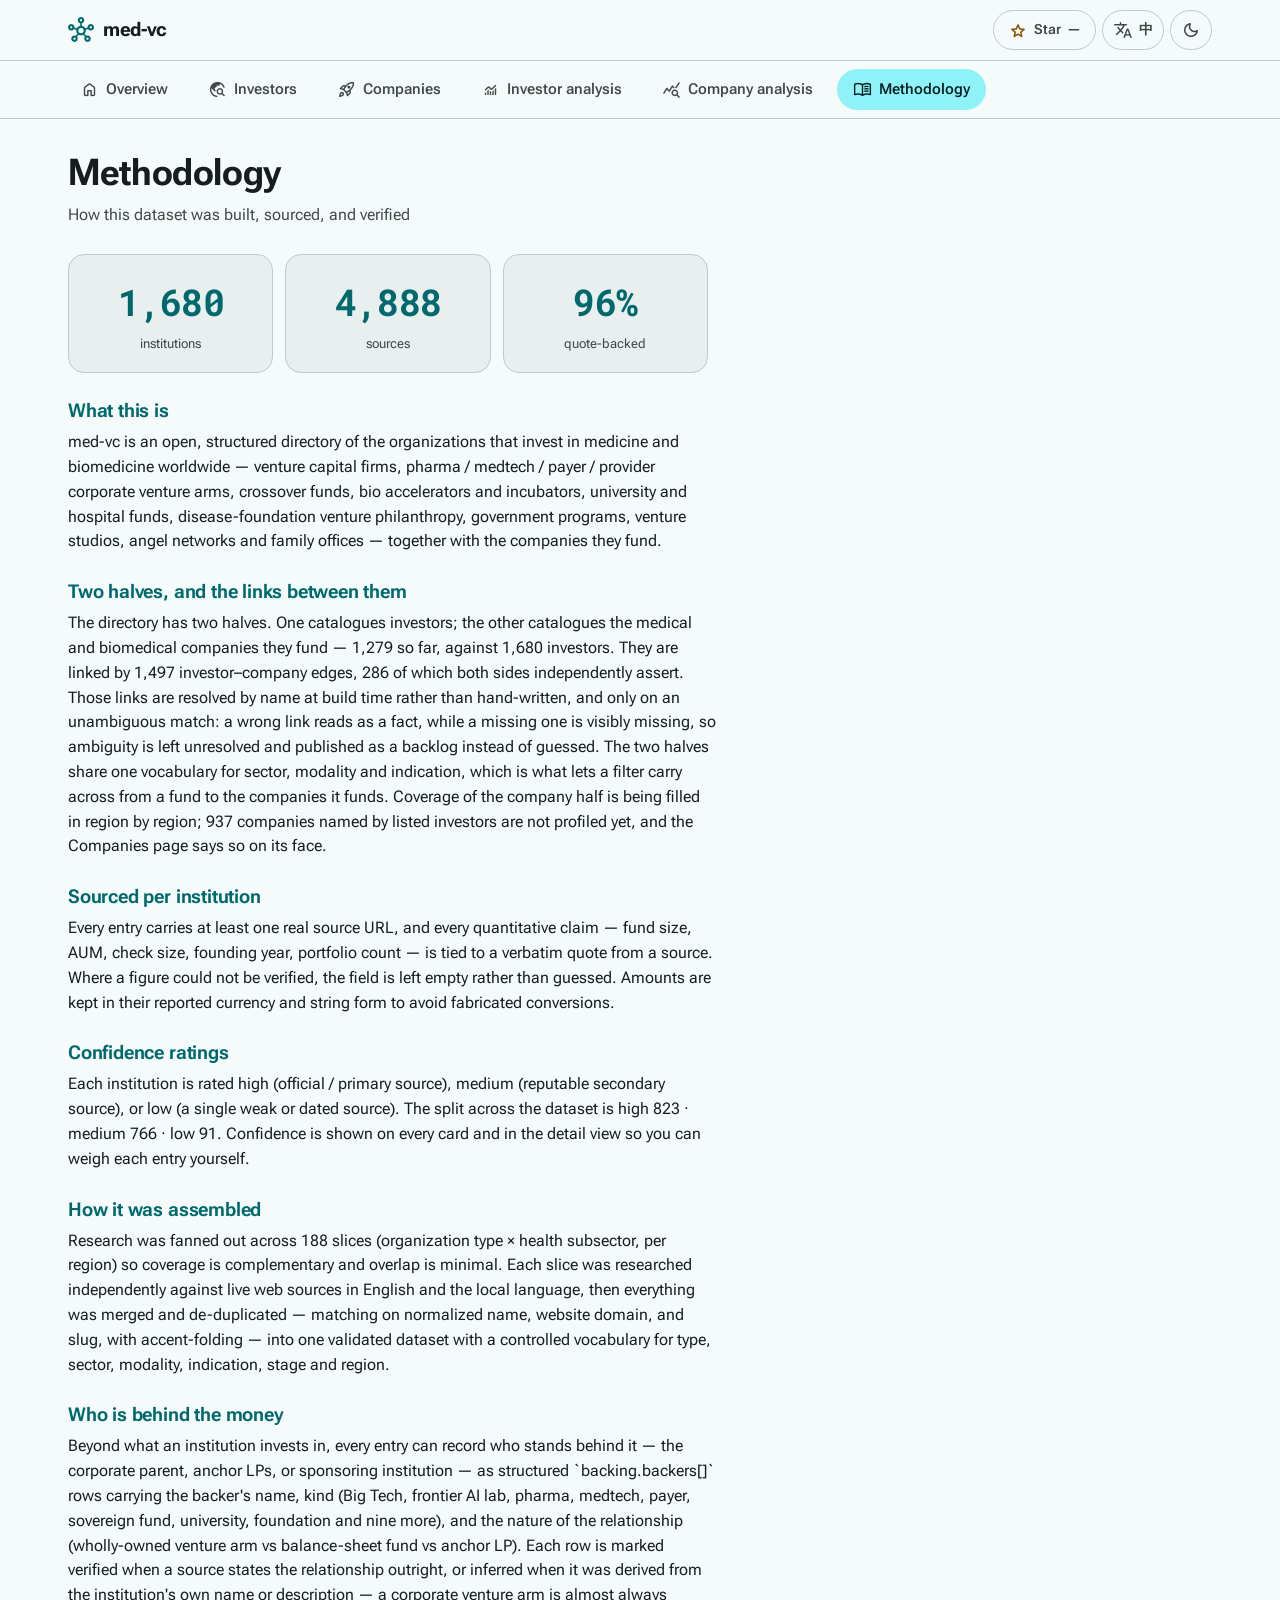
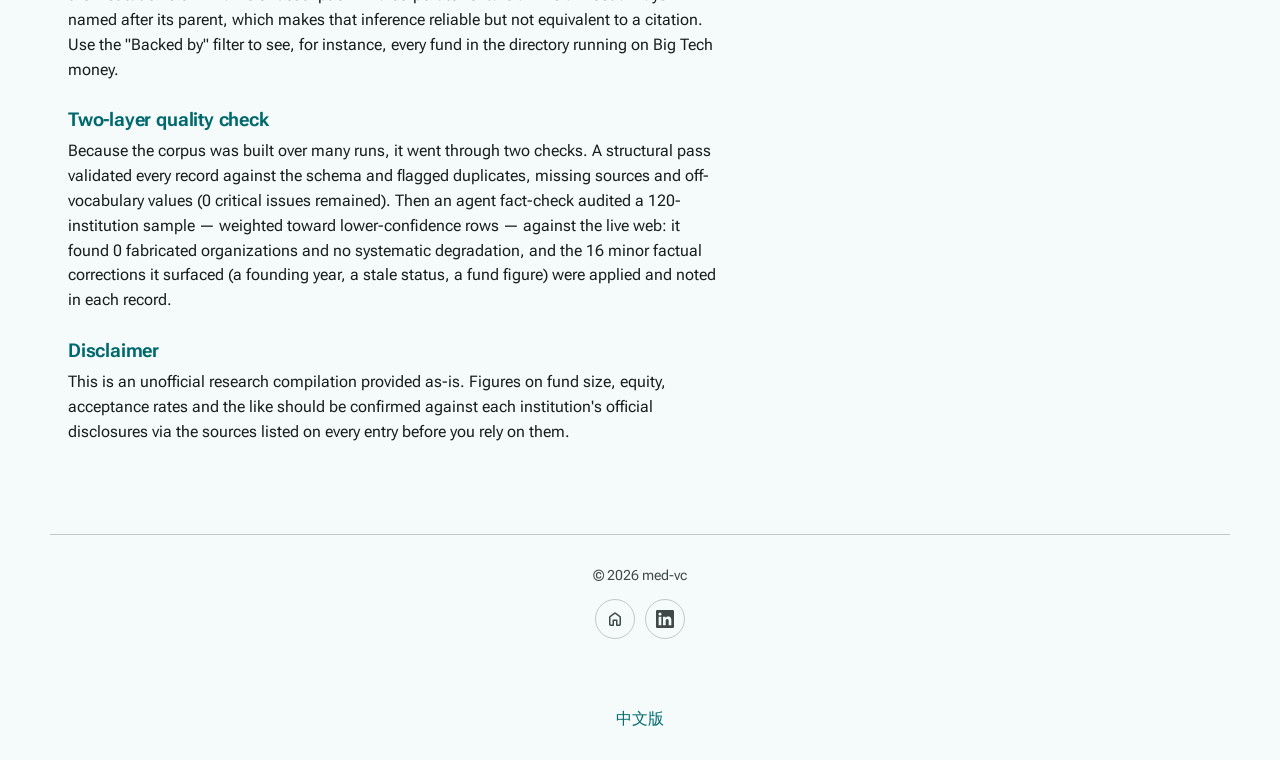
<file: docs/methodology.html>
<!doctype html>
<html lang="en">
<head>
    <!-- Google tag (gtag.js) -->
    <script async src="https://www.googletagmanager.com/gtag/js?id=G-E2WKER7H9L"></script>
    <script>window.dataLayer=window.dataLayer||[];function gtag(){dataLayer.push(arguments);}gtag('js',new Date());gtag('config','G-E2WKER7H9L');</script>
    <meta charset="utf-8">
    <meta name="viewport" content="width=device-width, initial-scale=1">
    <title>Methodology — med-vc</title>
    <meta name="description" content="How the med-vc dataset was assembled, sourced per institution, rated for confidence, and verified with a two-layer quality check.">
    <link rel="canonical" href="https://med-vc.peteraim.com/methodology.html" />
  <link rel="alternate" hreflang="en" href="https://med-vc.peteraim.com/methodology.html" />
  <link rel="alternate" hreflang="zh-Hant" href="https://med-vc.peteraim.com/zh-Hant/methodology.html" />
  <link rel="alternate" hreflang="x-default" href="https://med-vc.peteraim.com/methodology.html" />
    <meta property="og:type" content="website">
    <meta property="og:site_name" content="med-vc">
    <meta property="og:title" content="Methodology — med-vc">
    <meta property="og:description" content="How the med-vc dataset was assembled, sourced per institution, rated for confidence, and verified with a two-layer quality check.">
    <meta property="og:url" content="https://med-vc.peteraim.com/methodology.html" />
    <meta name="twitter:card" content="summary_large_image">
    <meta name="twitter:title" content="Methodology — med-vc">
    <meta name="twitter:description" content="How the med-vc dataset was assembled, sourced per institution, rated for confidence, and verified with a two-layer quality check.">
    <link rel="icon" href="data:image/svg+xml,%3Csvg xmlns=%22http://www.w3.org/2000/svg%22 viewBox=%220 0 100 100%22%3E%3Ctext y=%22.9em%22 font-size=%2290%22%3E%F0%9F%A7%AC%3C/text%3E%3C/svg%3E">
    <script type="application/ld+json">{"@context":"https://schema.org","@type":"WebSite","name":"med-vc","description":"A global directory of medical and biomedical venture investors","url":"https://med-vc.peteraim.com/","inLanguage":"en"}</script>
    <link rel="preconnect" href="https://fonts.googleapis.com">
    <link rel="preconnect" href="https://fonts.gstatic.com" crossorigin>
    <link href="https://fonts.googleapis.com/css2?family=Roboto+Flex:opsz,wght@8..144,400..700&family=Roboto+Mono:wght@500;600&display=swap" rel="stylesheet">
    <link href="https://fonts.googleapis.com/css2?family=Material+Symbols+Rounded:opsz,wght,FILL,GRAD@24,400,0,0&display=swap" rel="stylesheet">
    <link rel="stylesheet" href="assets/styles.css?v=86955d0d74">
  <meta property="og:image" content="https://med-vc.peteraim.com/og-image.png">
  <meta property="og:image:width" content="1200">
  <meta property="og:image:height" content="630">
  <meta name="twitter:image" content="https://med-vc.peteraim.com/og-image.png">
</head>
<body data-page="methodology">
    <main id="page">
<header class="page-head"><h1>Methodology</h1><p class="page-head__sub">How this dataset was built, sourced, and verified</p></header><div class="stats stats--prov"><div class="stat" data-item=""><b class="stat__value">1,680</b><span class="stat__label">institutions</span></div><div class="stat" data-item=""><b class="stat__value">4,888</b><span class="stat__label">sources</span></div><div class="stat" data-item=""><b class="stat__value">96%</b><span class="stat__label">quote-backed</span></div></div><div class="article"><section class="prose" data-item="" id="sec-0"><h2>What this is</h2><p>med-vc is an open, structured directory of the organizations that invest in medicine and biomedicine worldwide — venture capital firms, pharma / medtech / payer / provider corporate venture arms, crossover funds, bio accelerators and incubators, university and hospital funds, disease-foundation venture philanthropy, government programs, venture studios, angel networks and family offices — together with the companies they fund.</p></section><section class="prose" data-item="" id="sec-1"><h2>Two halves, and the links between them</h2><p>The directory has two halves. One catalogues investors; the other catalogues the medical and biomedical companies they fund — 1,279 so far, against 1,680 investors. They are linked by 1,497 investor–company edges, 286 of which both sides independently assert. Those links are resolved by name at build time rather than hand-written, and only on an unambiguous match: a wrong link reads as a fact, while a missing one is visibly missing, so ambiguity is left unresolved and published as a backlog instead of guessed. The two halves share one vocabulary for sector, modality and indication, which is what lets a filter carry across from a fund to the companies it funds. Coverage of the company half is being filled in region by region; 937 companies named by listed investors are not profiled yet, and the Companies page says so on its face.</p></section><section class="prose" data-item="" id="sec-2"><h2>Sourced per institution</h2><p>Every entry carries at least one real source URL, and every quantitative claim — fund size, AUM, check size, founding year, portfolio count — is tied to a verbatim quote from a source. Where a figure could not be verified, the field is left empty rather than guessed. Amounts are kept in their reported currency and string form to avoid fabricated conversions.</p></section><section class="prose" data-item="" id="sec-3"><h2>Confidence ratings</h2><p>Each institution is rated high (official / primary source), medium (reputable secondary source), or low (a single weak or dated source). The split across the dataset is high 823 · medium 766 · low 91. Confidence is shown on every card and in the detail view so you can weigh each entry yourself.</p></section><section class="prose" data-item="" id="sec-4"><h2>How it was assembled</h2><p>Research was fanned out across 188 slices (organization type × health subsector, per region) so coverage is complementary and overlap is minimal. Each slice was researched independently against live web sources in English and the local language, then everything was merged and de-duplicated — matching on normalized name, website domain, and slug, with accent-folding — into one validated dataset with a controlled vocabulary for type, sector, modality, indication, stage and region.</p></section><section class="prose" data-item="" id="sec-5"><h2>Who is behind the money</h2><p>Beyond what an institution invests in, every entry can record who stands behind it — the corporate parent, anchor LPs, or sponsoring institution — as structured `backing.backers[]` rows carrying the backer's name, kind (Big Tech, frontier AI lab, pharma, medtech, payer, sovereign fund, university, foundation and nine more), and the nature of the relationship (wholly-owned venture arm vs balance-sheet fund vs anchor LP). Each row is marked verified when a source states the relationship outright, or inferred when it was derived from the institution's own name or description — a corporate venture arm is almost always named after its parent, which makes that inference reliable but not equivalent to a citation. Use the "Backed by" filter to see, for instance, every fund in the directory running on Big Tech money.</p></section><section class="prose" data-item="" id="sec-6"><h2>Two-layer quality check</h2><p>Because the corpus was built over many runs, it went through two checks. A structural pass validated every record against the schema and flagged duplicates, missing sources and off-vocabulary values (0 critical issues remained). Then an agent fact-check audited a 120-institution sample — weighted toward lower-confidence rows — against the live web: it found 0 fabricated organizations and no systematic degradation, and the 16 minor factual corrections it surfaced (a founding year, a stale status, a fund figure) were applied and noted in each record.</p></section><section class="prose" data-item="" id="sec-7"><h2>Disclaimer</h2><p>This is an unofficial research compilation provided as-is. Figures on fund size, equity, acceptance rates and the like should be confirmed against each institution's official disclosures via the sources listed on every entry before you rely on them.</p></section></div>
</main>
    <script src="data/data.js?v=d59e533ca4"></script>
    <script src="assets/shell.js?v=39973f0f89"></script>
    <script src="assets/app.js?v=ca1e6b5148"></script>
<p class="lang-alt-link" style="text-align:center;padding:12px;"><a href="/zh-Hant/methodology.html" hreflang="zh-Hant" rel="alternate" lang="zh-Hant">中文版</a></p>
</body>
</html>
</file>
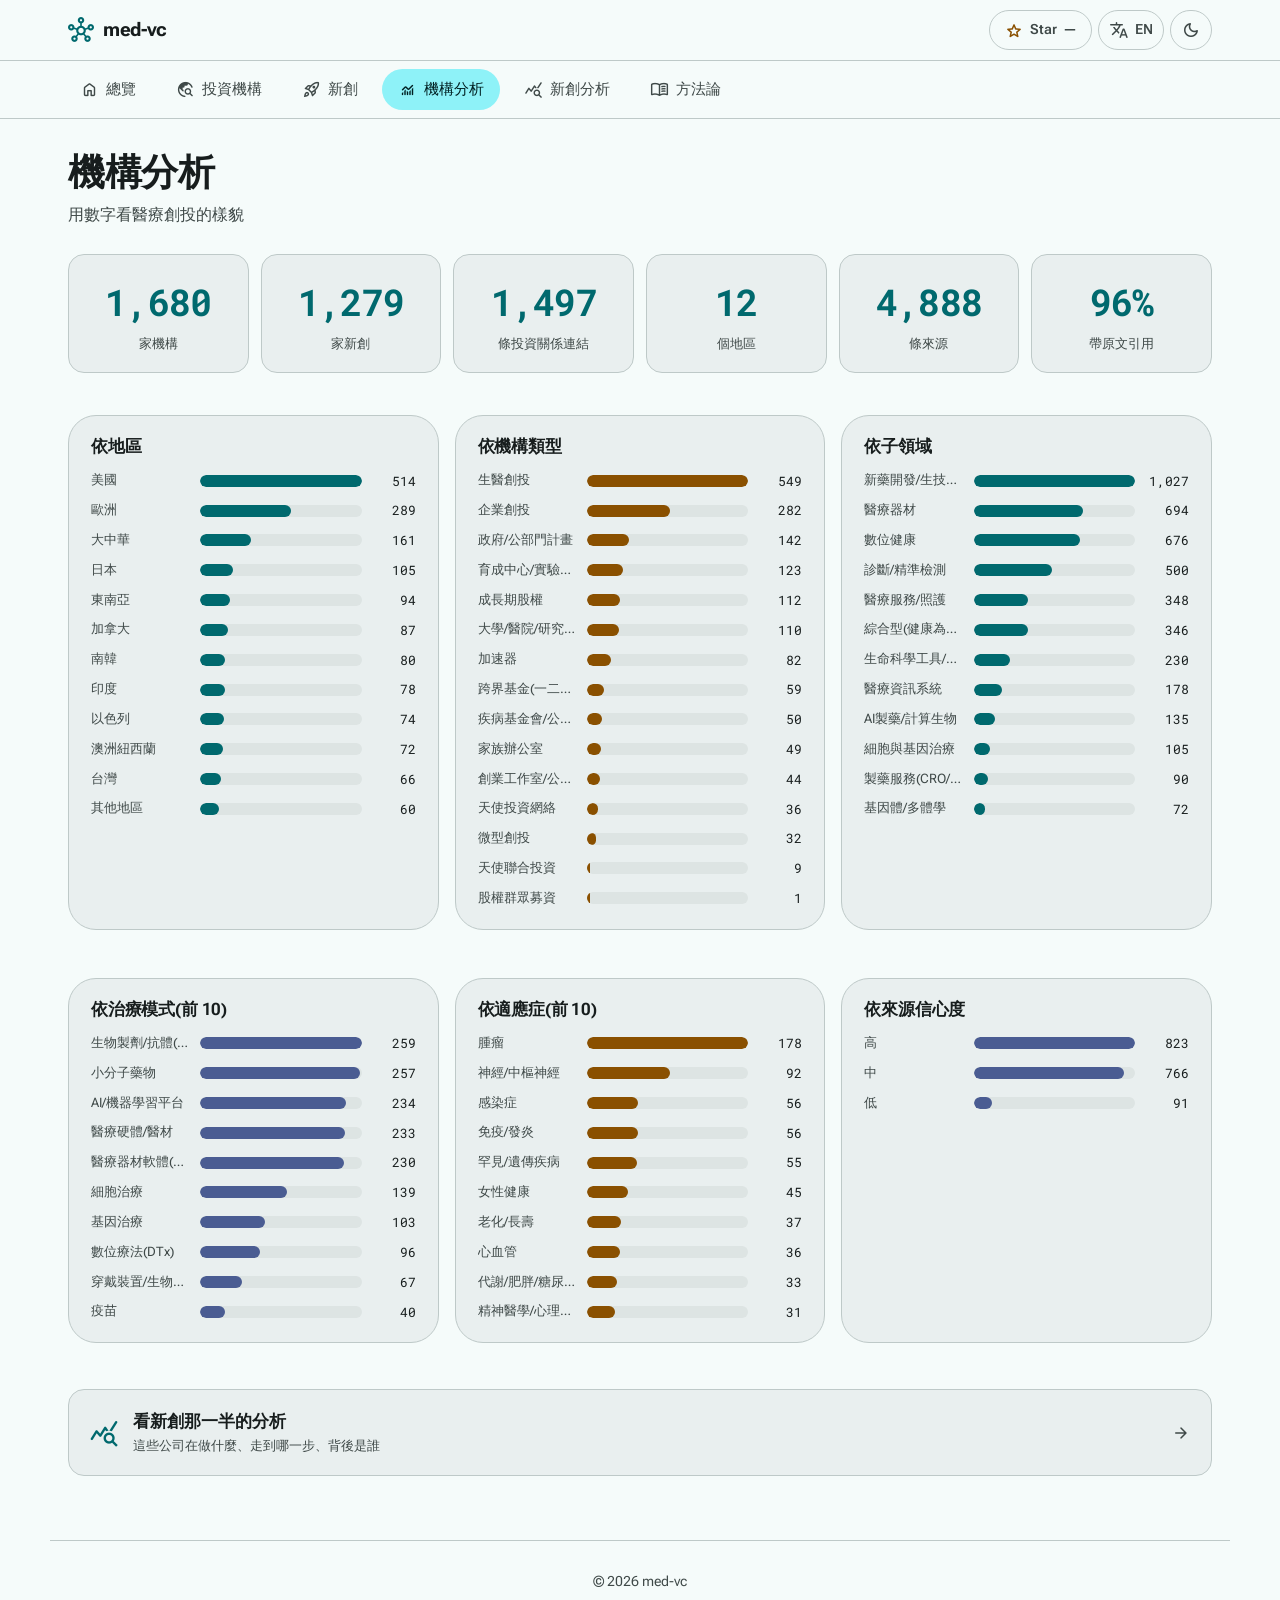
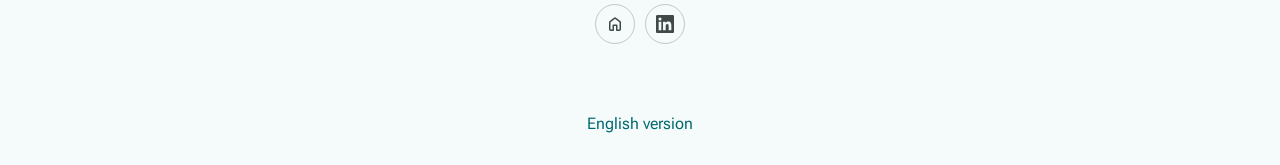
<file: docs/zh-Hant/analysis.html>
<!doctype html>
<html lang="zh-Hant">
<head>
    <!-- Google tag (gtag.js) -->
    <script async src="https://www.googletagmanager.com/gtag/js?id=G-E2WKER7H9L"></script>
    <script>window.dataLayer=window.dataLayer||[];function gtag(){dataLayer.push(arguments);}gtag('js',new Date());gtag('config','G-E2WKER7H9L');</script>
    <meta charset="utf-8">
    <meta name="viewport" content="width=device-width, initial-scale=1">
    <title>機構分析 — med-vc</title>
    <meta name="description" content="用數字看醫療創投的樣貌:依地區、機構類型、子領域、治療模式、適應症與來源信心度拆解。">
    <link rel="canonical" href="https://med-vc.peteraim.com/zh-Hant/analysis.html" />
  <link rel="alternate" hreflang="en" href="https://med-vc.peteraim.com/analysis.html" />
  <link rel="alternate" hreflang="zh-Hant" href="https://med-vc.peteraim.com/zh-Hant/analysis.html" />
  <link rel="alternate" hreflang="x-default" href="https://med-vc.peteraim.com/analysis.html" />
    <meta property="og:type" content="website">
    <meta property="og:site_name" content="med-vc">
    <meta property="og:title" content="機構分析 — med-vc">
    <meta property="og:description" content="用數字看醫療創投的樣貌:依地區、機構類型、子領域、治療模式、適應症與來源信心度拆解。">
    <meta property="og:url" content="https://med-vc.peteraim.com/zh-Hant/analysis.html" />
    <meta name="twitter:card" content="summary_large_image">
    <meta name="twitter:title" content="機構分析 — med-vc">
    <meta name="twitter:description" content="用數字看醫療創投的樣貌:依地區、機構類型、子領域、治療模式、適應症與來源信心度拆解。">
    <link rel="icon" href="data:image/svg+xml,%3Csvg xmlns=%22http://www.w3.org/2000/svg%22 viewBox=%220 0 100 100%22%3E%3Ctext y=%22.9em%22 font-size=%2290%22%3E%F0%9F%A7%AC%3C/text%3E%3C/svg%3E">
    <script type="application/ld+json">{"@context":"https://schema.org","@type":"WebSite","name":"med-vc","description":"全球醫療 / 生醫創投名錄 —— 以及它們投資的公司","url":"https://med-vc.peteraim.com/zh-Hant/","inLanguage":"zh-Hant"}</script>
    <link rel="preconnect" href="https://fonts.googleapis.com">
    <link rel="preconnect" href="https://fonts.gstatic.com" crossorigin>
    <link href="https://fonts.googleapis.com/css2?family=Roboto+Flex:opsz,wght@8..144,400..700&family=Roboto+Mono:wght@500;600&display=swap" rel="stylesheet">
    <link href="https://fonts.googleapis.com/css2?family=Material+Symbols+Rounded:opsz,wght,FILL,GRAD@24,400,0,0&display=swap" rel="stylesheet">
    <link rel="stylesheet" href="../assets/styles.css?v=86955d0d74">
  <meta property="og:image" content="https://med-vc.peteraim.com/og-image.png">
  <meta property="og:image:width" content="1200">
  <meta property="og:image:height" content="630">
  <meta name="twitter:image" content="https://med-vc.peteraim.com/og-image.png">
</head>
<body data-page="analysis">
    <main id="page">
<header class="page-head"><h1>機構分析</h1><p class="page-head__sub">用數字看醫療創投的樣貌</p></header><div class="stats"><div class="stat" data-item=""><b class="stat__value" data-count="1680" data-suffix="">1,680</b><span class="stat__label">家機構</span></div><div class="stat" data-item=""><b class="stat__value" data-count="1279" data-suffix="">1,279</b><span class="stat__label">家新創</span></div><div class="stat" data-item=""><b class="stat__value" data-count="1497" data-suffix="">1,497</b><span class="stat__label">條投資關係連結</span></div><div class="stat" data-item=""><b class="stat__value" data-count="12" data-suffix="">12</b><span class="stat__label">個地區</span></div><div class="stat" data-item=""><b class="stat__value" data-count="4888" data-suffix="">4,888</b><span class="stat__label">條來源</span></div><div class="stat" data-item=""><b class="stat__value" data-count="96" data-suffix="%">96%</b><span class="stat__label">帶原文引用</span></div></div><div class="panels"><section class="panel" data-item=""><h2 class="panel__title">依地區</h2><div class="hbars"><div class="hbar" data-item=""><span class="hbar__label" title="美國">美國</span><span class="hbar__track"><span class="hbar__fill" style="width:100%;background:var(--primary)"></span></span><span class="hbar__value">514</span></div><div class="hbar" data-item=""><span class="hbar__label" title="歐洲">歐洲</span><span class="hbar__track"><span class="hbar__fill" style="width:56.23%;background:var(--primary)"></span></span><span class="hbar__value">289</span></div><div class="hbar" data-item=""><span class="hbar__label" title="大中華">大中華</span><span class="hbar__track"><span class="hbar__fill" style="width:31.32%;background:var(--primary)"></span></span><span class="hbar__value">161</span></div><div class="hbar" data-item=""><span class="hbar__label" title="日本">日本</span><span class="hbar__track"><span class="hbar__fill" style="width:20.43%;background:var(--primary)"></span></span><span class="hbar__value">105</span></div><div class="hbar" data-item=""><span class="hbar__label" title="東南亞">東南亞</span><span class="hbar__track"><span class="hbar__fill" style="width:18.29%;background:var(--primary)"></span></span><span class="hbar__value">94</span></div><div class="hbar" data-item=""><span class="hbar__label" title="加拿大">加拿大</span><span class="hbar__track"><span class="hbar__fill" style="width:16.93%;background:var(--primary)"></span></span><span class="hbar__value">87</span></div><div class="hbar" data-item=""><span class="hbar__label" title="南韓">南韓</span><span class="hbar__track"><span class="hbar__fill" style="width:15.56%;background:var(--primary)"></span></span><span class="hbar__value">80</span></div><div class="hbar" data-item=""><span class="hbar__label" title="印度">印度</span><span class="hbar__track"><span class="hbar__fill" style="width:15.18%;background:var(--primary)"></span></span><span class="hbar__value">78</span></div><div class="hbar" data-item=""><span class="hbar__label" title="以色列">以色列</span><span class="hbar__track"><span class="hbar__fill" style="width:14.4%;background:var(--primary)"></span></span><span class="hbar__value">74</span></div><div class="hbar" data-item=""><span class="hbar__label" title="澳洲紐西蘭">澳洲紐西蘭</span><span class="hbar__track"><span class="hbar__fill" style="width:14.01%;background:var(--primary)"></span></span><span class="hbar__value">72</span></div><div class="hbar" data-item=""><span class="hbar__label" title="台灣">台灣</span><span class="hbar__track"><span class="hbar__fill" style="width:12.84%;background:var(--primary)"></span></span><span class="hbar__value">66</span></div><div class="hbar" data-item=""><span class="hbar__label" title="其他地區">其他地區</span><span class="hbar__track"><span class="hbar__fill" style="width:11.67%;background:var(--primary)"></span></span><span class="hbar__value">60</span></div></div></section><section class="panel" data-item=""><h2 class="panel__title">依機構類型</h2><div class="hbars"><div class="hbar" data-item=""><span class="hbar__label" title="生醫創投">生醫創投</span><span class="hbar__track"><span class="hbar__fill" style="width:100%;background:var(--secondary)"></span></span><span class="hbar__value">549</span></div><div class="hbar" data-item=""><span class="hbar__label" title="企業創投">企業創投</span><span class="hbar__track"><span class="hbar__fill" style="width:51.37%;background:var(--secondary)"></span></span><span class="hbar__value">282</span></div><div class="hbar" data-item=""><span class="hbar__label" title="政府/公部門計畫">政府/公部門計畫</span><span class="hbar__track"><span class="hbar__fill" style="width:25.87%;background:var(--secondary)"></span></span><span class="hbar__value">142</span></div><div class="hbar" data-item=""><span class="hbar__label" title="育成中心/實驗室空間">育成中心/實驗室空間</span><span class="hbar__track"><span class="hbar__fill" style="width:22.4%;background:var(--secondary)"></span></span><span class="hbar__value">123</span></div><div class="hbar" data-item=""><span class="hbar__label" title="成長期股權">成長期股權</span><span class="hbar__track"><span class="hbar__fill" style="width:20.4%;background:var(--secondary)"></span></span><span class="hbar__value">112</span></div><div class="hbar" data-item=""><span class="hbar__label" title="大學/醫院/研究機構基金">大學/醫院/研究機構基金</span><span class="hbar__track"><span class="hbar__fill" style="width:20.04%;background:var(--secondary)"></span></span><span class="hbar__value">110</span></div><div class="hbar" data-item=""><span class="hbar__label" title="加速器">加速器</span><span class="hbar__track"><span class="hbar__fill" style="width:14.94%;background:var(--secondary)"></span></span><span class="hbar__value">82</span></div><div class="hbar" data-item=""><span class="hbar__label" title="跨界基金(一二級市場)">跨界基金(一二級市場)</span><span class="hbar__track"><span class="hbar__fill" style="width:10.75%;background:var(--secondary)"></span></span><span class="hbar__value">59</span></div><div class="hbar" data-item=""><span class="hbar__label" title="疾病基金會/公益創投">疾病基金會/公益創投</span><span class="hbar__track"><span class="hbar__fill" style="width:9.11%;background:var(--secondary)"></span></span><span class="hbar__value">50</span></div><div class="hbar" data-item=""><span class="hbar__label" title="家族辦公室">家族辦公室</span><span class="hbar__track"><span class="hbar__fill" style="width:8.93%;background:var(--secondary)"></span></span><span class="hbar__value">49</span></div><div class="hbar" data-item=""><span class="hbar__label" title="創業工作室/公司創建">創業工作室/公司創建</span><span class="hbar__track"><span class="hbar__fill" style="width:8.01%;background:var(--secondary)"></span></span><span class="hbar__value">44</span></div><div class="hbar" data-item=""><span class="hbar__label" title="天使投資網絡">天使投資網絡</span><span class="hbar__track"><span class="hbar__fill" style="width:6.56%;background:var(--secondary)"></span></span><span class="hbar__value">36</span></div><div class="hbar" data-item=""><span class="hbar__label" title="微型創投">微型創投</span><span class="hbar__track"><span class="hbar__fill" style="width:5.83%;background:var(--secondary)"></span></span><span class="hbar__value">32</span></div><div class="hbar" data-item=""><span class="hbar__label" title="天使聯合投資">天使聯合投資</span><span class="hbar__track"><span class="hbar__fill" style="width:1.64%;background:var(--secondary)"></span></span><span class="hbar__value">9</span></div><div class="hbar" data-item=""><span class="hbar__label" title="股權群眾募資">股權群眾募資</span><span class="hbar__track"><span class="hbar__fill" style="width:0.18%;background:var(--secondary)"></span></span><span class="hbar__value">1</span></div></div></section><section class="panel" data-item=""><h2 class="panel__title">依子領域</h2><div class="hbars"><div class="hbar" data-item=""><span class="hbar__label" title="新藥開發/生技製藥">新藥開發/生技製藥</span><span class="hbar__track"><span class="hbar__fill" style="width:100%;background:var(--primary)"></span></span><span class="hbar__value">1,027</span></div><div class="hbar" data-item=""><span class="hbar__label" title="醫療器材">醫療器材</span><span class="hbar__track"><span class="hbar__fill" style="width:67.58%;background:var(--primary)"></span></span><span class="hbar__value">694</span></div><div class="hbar" data-item=""><span class="hbar__label" title="數位健康">數位健康</span><span class="hbar__track"><span class="hbar__fill" style="width:65.82%;background:var(--primary)"></span></span><span class="hbar__value">676</span></div><div class="hbar" data-item=""><span class="hbar__label" title="診斷/精準檢測">診斷/精準檢測</span><span class="hbar__track"><span class="hbar__fill" style="width:48.69%;background:var(--primary)"></span></span><span class="hbar__value">500</span></div><div class="hbar" data-item=""><span class="hbar__label" title="醫療服務/照護">醫療服務/照護</span><span class="hbar__track"><span class="hbar__fill" style="width:33.89%;background:var(--primary)"></span></span><span class="hbar__value">348</span></div><div class="hbar" data-item=""><span class="hbar__label" title="綜合型(健康為主要領域之一)">綜合型(健康為主要領域之一)</span><span class="hbar__track"><span class="hbar__fill" style="width:33.69%;background:var(--primary)"></span></span><span class="hbar__value">346</span></div><div class="hbar" data-item=""><span class="hbar__label" title="生命科學工具/儀器">生命科學工具/儀器</span><span class="hbar__track"><span class="hbar__fill" style="width:22.4%;background:var(--primary)"></span></span><span class="hbar__value">230</span></div><div class="hbar" data-item=""><span class="hbar__label" title="醫療資訊系統">醫療資訊系統</span><span class="hbar__track"><span class="hbar__fill" style="width:17.33%;background:var(--primary)"></span></span><span class="hbar__value">178</span></div><div class="hbar" data-item=""><span class="hbar__label" title="AI製藥/計算生物">AI製藥/計算生物</span><span class="hbar__track"><span class="hbar__fill" style="width:13.15%;background:var(--primary)"></span></span><span class="hbar__value">135</span></div><div class="hbar" data-item=""><span class="hbar__label" title="細胞與基因治療">細胞與基因治療</span><span class="hbar__track"><span class="hbar__fill" style="width:10.22%;background:var(--primary)"></span></span><span class="hbar__value">105</span></div><div class="hbar" data-item=""><span class="hbar__label" title="製藥服務(CRO/CDMO)">製藥服務(CRO/CDMO)</span><span class="hbar__track"><span class="hbar__fill" style="width:8.76%;background:var(--primary)"></span></span><span class="hbar__value">90</span></div><div class="hbar" data-item=""><span class="hbar__label" title="基因體/多體學">基因體/多體學</span><span class="hbar__track"><span class="hbar__fill" style="width:7.01%;background:var(--primary)"></span></span><span class="hbar__value">72</span></div></div></section><section class="panel" data-item=""><h2 class="panel__title">依治療模式(前 10)</h2><div class="hbars"><div class="hbar" data-item=""><span class="hbar__label" title="生物製劑/抗體(含 ADC、雙特異性抗體)">生物製劑/抗體(含 ADC、雙特異性抗體)</span><span class="hbar__track"><span class="hbar__fill" style="width:100%;background:var(--tertiary)"></span></span><span class="hbar__value">259</span></div><div class="hbar" data-item=""><span class="hbar__label" title="小分子藥物">小分子藥物</span><span class="hbar__track"><span class="hbar__fill" style="width:99.23%;background:var(--tertiary)"></span></span><span class="hbar__value">257</span></div><div class="hbar" data-item=""><span class="hbar__label" title="AI/機器學習平台">AI/機器學習平台</span><span class="hbar__track"><span class="hbar__fill" style="width:90.35%;background:var(--tertiary)"></span></span><span class="hbar__value">234</span></div><div class="hbar" data-item=""><span class="hbar__label" title="醫療硬體/醫材">醫療硬體/醫材</span><span class="hbar__track"><span class="hbar__fill" style="width:89.96%;background:var(--tertiary)"></span></span><span class="hbar__value">233</span></div><div class="hbar" data-item=""><span class="hbar__label" title="醫療器材軟體(SaMD)">醫療器材軟體(SaMD)</span><span class="hbar__track"><span class="hbar__fill" style="width:88.8%;background:var(--tertiary)"></span></span><span class="hbar__value">230</span></div><div class="hbar" data-item=""><span class="hbar__label" title="細胞治療">細胞治療</span><span class="hbar__track"><span class="hbar__fill" style="width:53.67%;background:var(--tertiary)"></span></span><span class="hbar__value">139</span></div><div class="hbar" data-item=""><span class="hbar__label" title="基因治療">基因治療</span><span class="hbar__track"><span class="hbar__fill" style="width:39.77%;background:var(--tertiary)"></span></span><span class="hbar__value">103</span></div><div class="hbar" data-item=""><span class="hbar__label" title="數位療法(DTx)">數位療法(DTx)</span><span class="hbar__track"><span class="hbar__fill" style="width:37.07%;background:var(--tertiary)"></span></span><span class="hbar__value">96</span></div><div class="hbar" data-item=""><span class="hbar__label" title="穿戴裝置/生物感測器">穿戴裝置/生物感測器</span><span class="hbar__track"><span class="hbar__fill" style="width:25.87%;background:var(--tertiary)"></span></span><span class="hbar__value">67</span></div><div class="hbar" data-item=""><span class="hbar__label" title="疫苗">疫苗</span><span class="hbar__track"><span class="hbar__fill" style="width:15.44%;background:var(--tertiary)"></span></span><span class="hbar__value">40</span></div></div></section><section class="panel" data-item=""><h2 class="panel__title">依適應症(前 10)</h2><div class="hbars"><div class="hbar" data-item=""><span class="hbar__label" title="腫瘤">腫瘤</span><span class="hbar__track"><span class="hbar__fill" style="width:100%;background:var(--secondary)"></span></span><span class="hbar__value">178</span></div><div class="hbar" data-item=""><span class="hbar__label" title="神經/中樞神經">神經/中樞神經</span><span class="hbar__track"><span class="hbar__fill" style="width:51.69%;background:var(--secondary)"></span></span><span class="hbar__value">92</span></div><div class="hbar" data-item=""><span class="hbar__label" title="感染症">感染症</span><span class="hbar__track"><span class="hbar__fill" style="width:31.46%;background:var(--secondary)"></span></span><span class="hbar__value">56</span></div><div class="hbar" data-item=""><span class="hbar__label" title="免疫/發炎">免疫/發炎</span><span class="hbar__track"><span class="hbar__fill" style="width:31.46%;background:var(--secondary)"></span></span><span class="hbar__value">56</span></div><div class="hbar" data-item=""><span class="hbar__label" title="罕見/遺傳疾病">罕見/遺傳疾病</span><span class="hbar__track"><span class="hbar__fill" style="width:30.9%;background:var(--secondary)"></span></span><span class="hbar__value">55</span></div><div class="hbar" data-item=""><span class="hbar__label" title="女性健康">女性健康</span><span class="hbar__track"><span class="hbar__fill" style="width:25.28%;background:var(--secondary)"></span></span><span class="hbar__value">45</span></div><div class="hbar" data-item=""><span class="hbar__label" title="老化/長壽">老化/長壽</span><span class="hbar__track"><span class="hbar__fill" style="width:20.79%;background:var(--secondary)"></span></span><span class="hbar__value">37</span></div><div class="hbar" data-item=""><span class="hbar__label" title="心血管">心血管</span><span class="hbar__track"><span class="hbar__fill" style="width:20.22%;background:var(--secondary)"></span></span><span class="hbar__value">36</span></div><div class="hbar" data-item=""><span class="hbar__label" title="代謝/肥胖/糖尿病">代謝/肥胖/糖尿病</span><span class="hbar__track"><span class="hbar__fill" style="width:18.54%;background:var(--secondary)"></span></span><span class="hbar__value">33</span></div><div class="hbar" data-item=""><span class="hbar__label" title="精神醫學/心理健康">精神醫學/心理健康</span><span class="hbar__track"><span class="hbar__fill" style="width:17.42%;background:var(--secondary)"></span></span><span class="hbar__value">31</span></div></div></section><section class="panel" data-item=""><h2 class="panel__title">依來源信心度</h2><div class="hbars"><div class="hbar" data-item=""><span class="hbar__label" title="高">高</span><span class="hbar__track"><span class="hbar__fill" style="width:100%;background:var(--tertiary)"></span></span><span class="hbar__value">823</span></div><div class="hbar" data-item=""><span class="hbar__label" title="中">中</span><span class="hbar__track"><span class="hbar__fill" style="width:93.07%;background:var(--tertiary)"></span></span><span class="hbar__value">766</span></div><div class="hbar" data-item=""><span class="hbar__label" title="低">低</span><span class="hbar__track"><span class="hbar__fill" style="width:11.06%;background:var(--tertiary)"></span></span><span class="hbar__value">91</span></div></div></section></div><a class="navcard navcard--solo" data-item="" href="company-analysis.html"><span class="material-symbols-rounded navcard__icon" aria-hidden="true">query_stats</span><span class="navcard__body"><span class="navcard__title">看新創那一半的分析</span><span class="navcard__sub">這些公司在做什麼、走到哪一步、背後是誰</span></span><span class="material-symbols-rounded navcard__go" aria-hidden="true">arrow_forward</span></a>
</main>
    <script src="../data/data.js?v=d59e533ca4"></script>
    <script src="../assets/shell.js?v=39973f0f89"></script>
    <script src="../assets/app.js?v=ca1e6b5148"></script>
<p class="lang-alt-link" style="text-align:center;padding:12px;"><a href="/analysis.html" hreflang="en" rel="alternate" lang="en">English version</a></p>
</body>
</html>
</file>
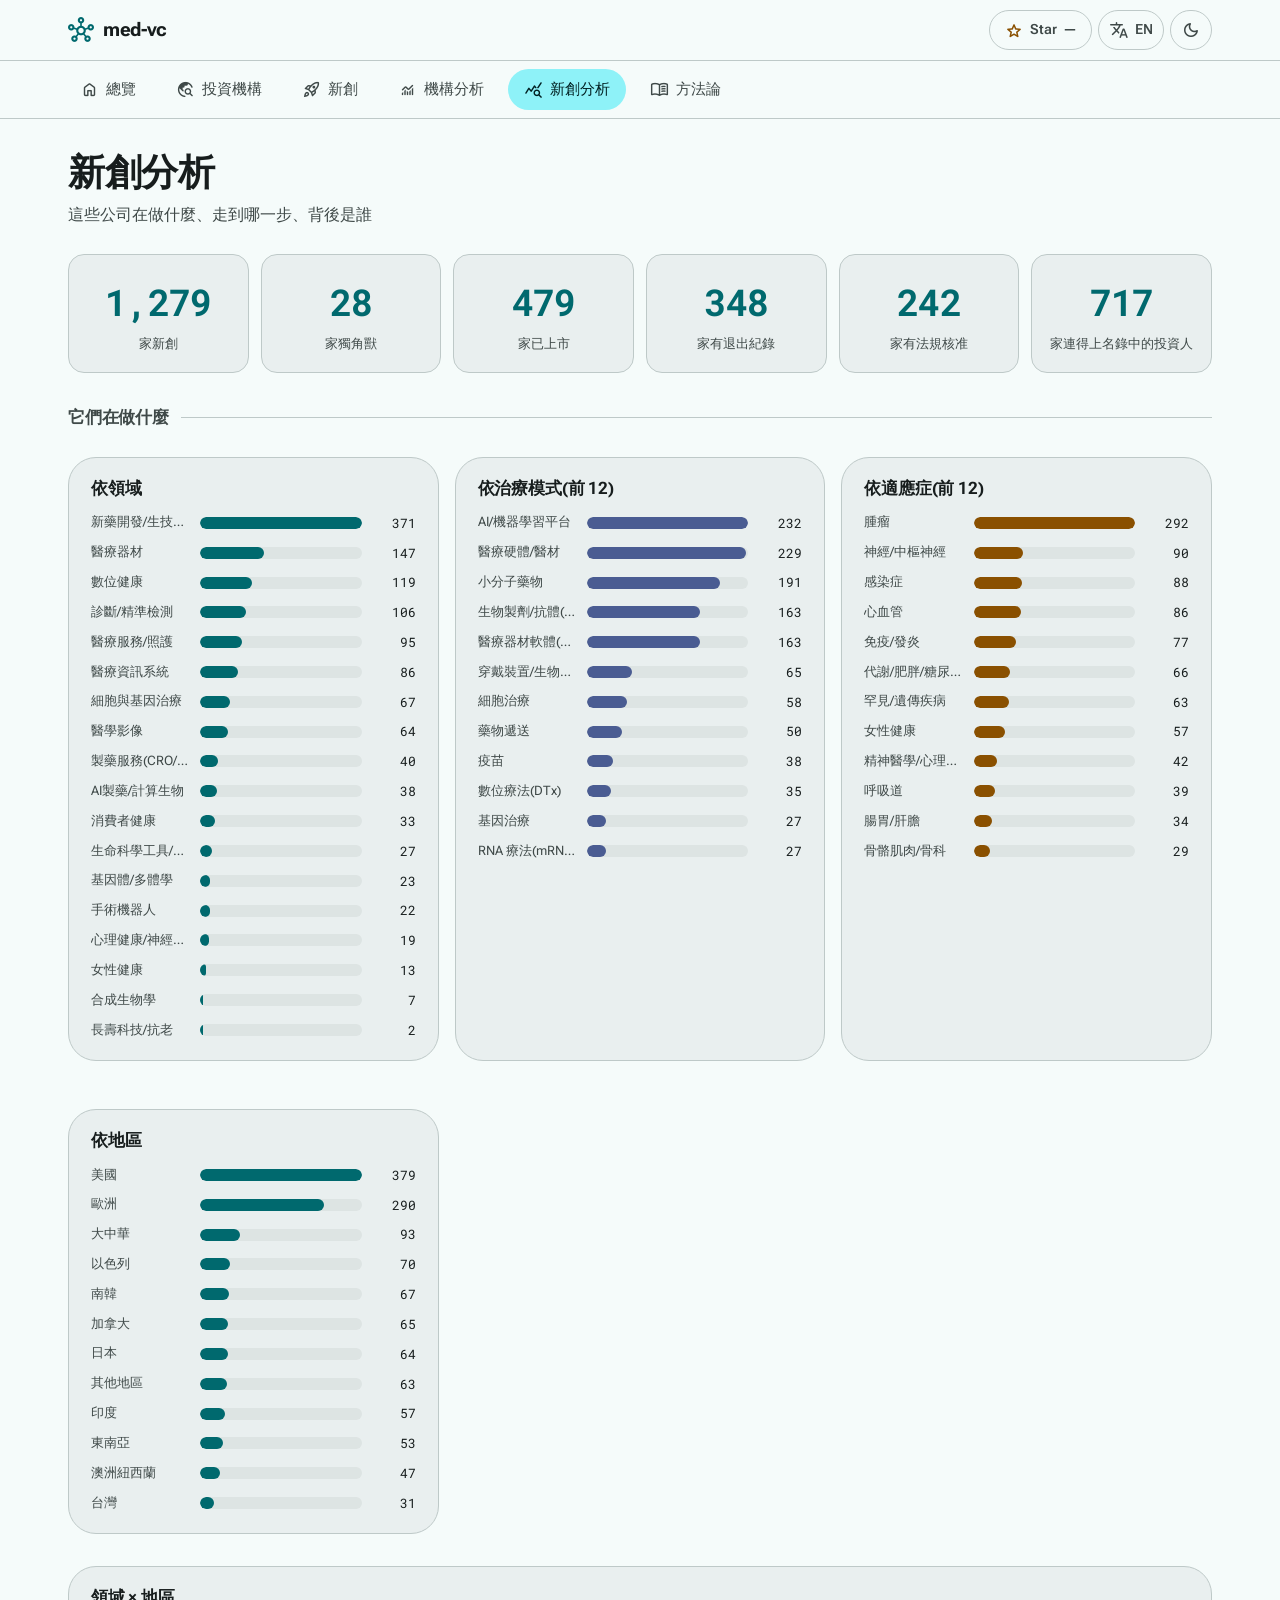
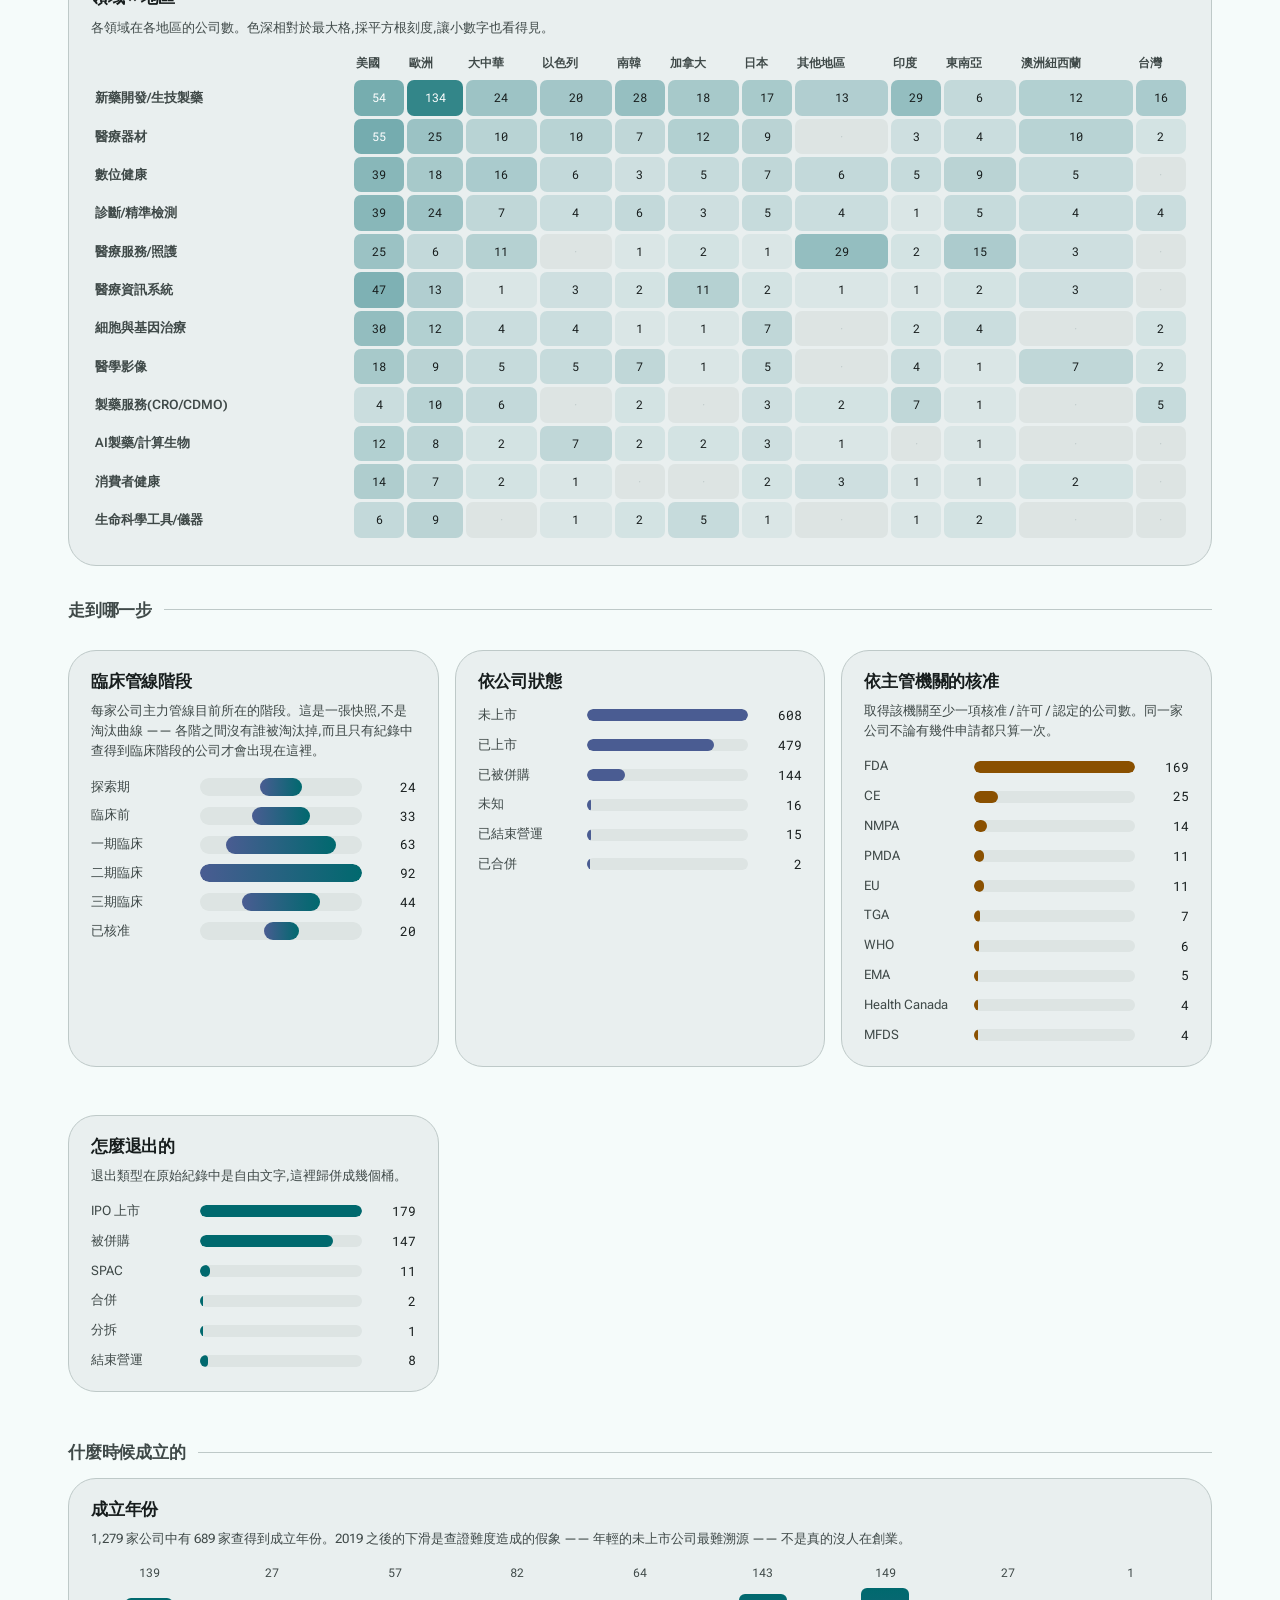
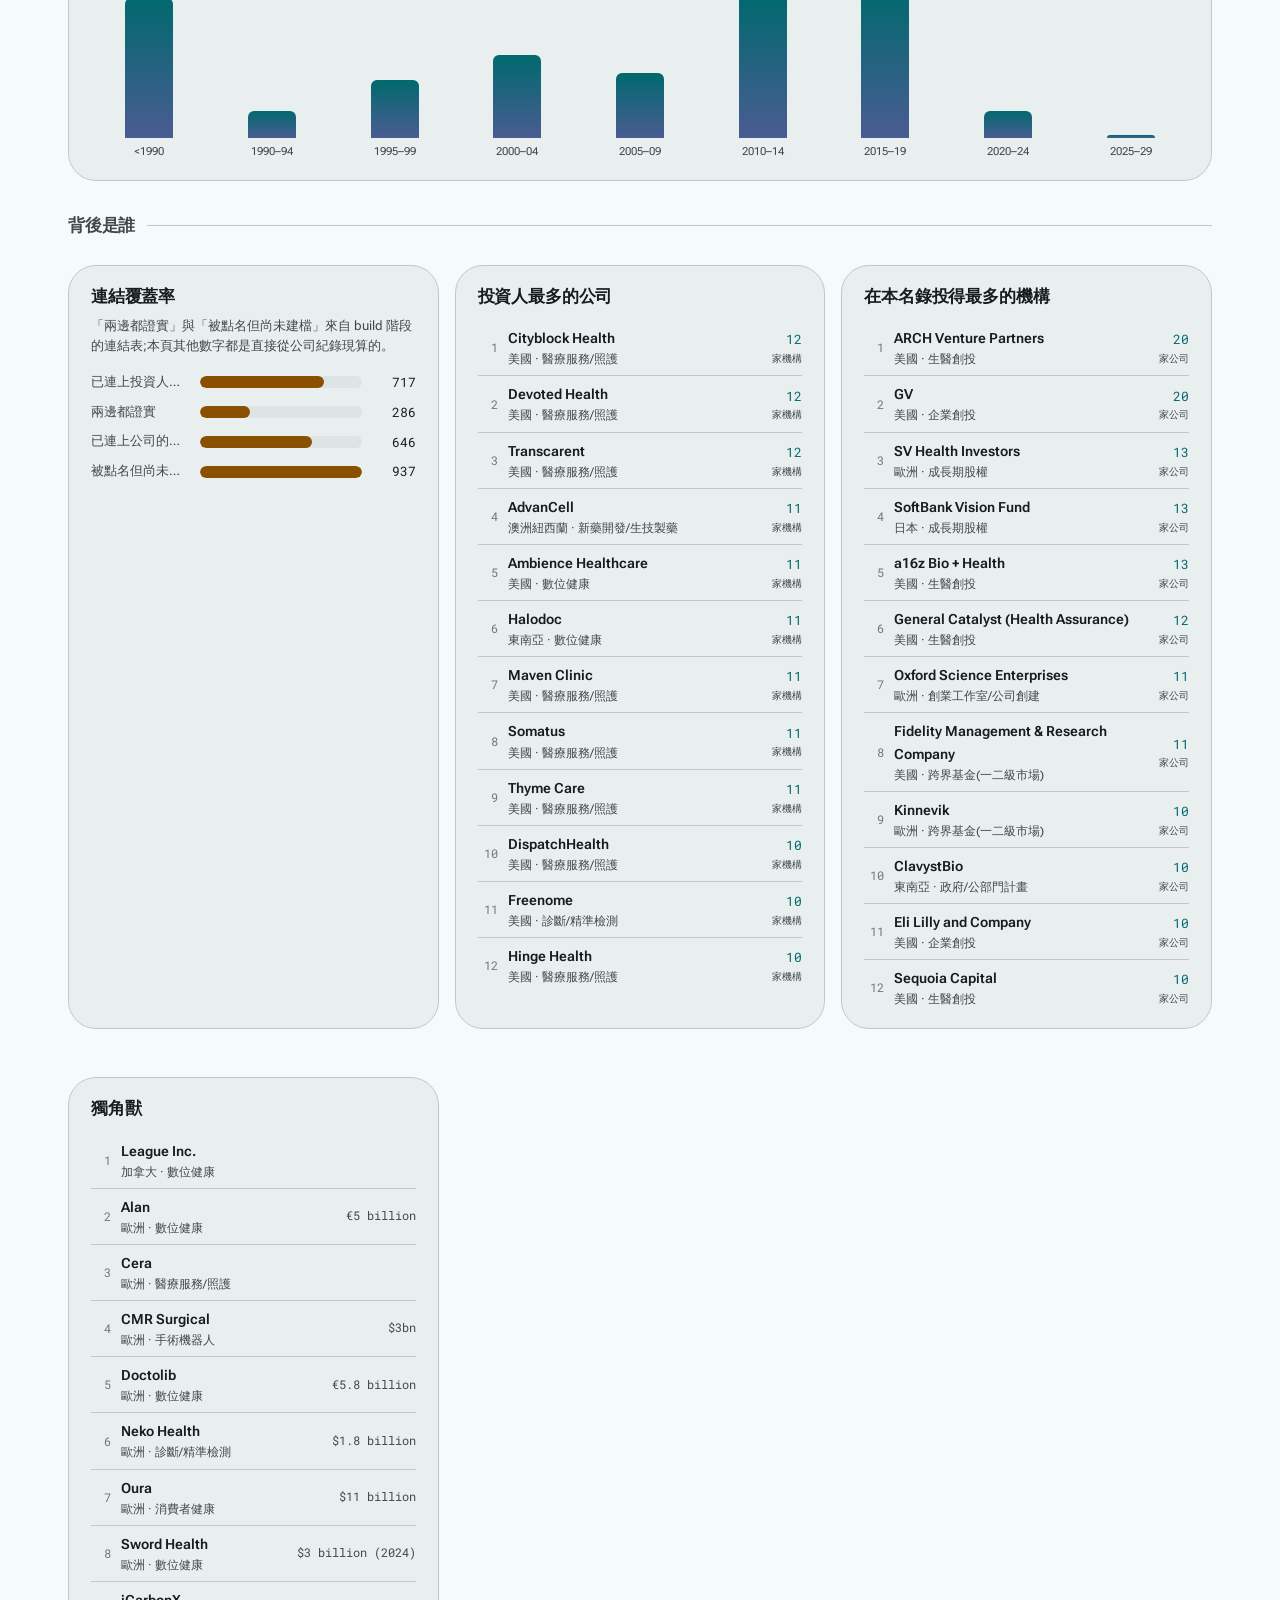
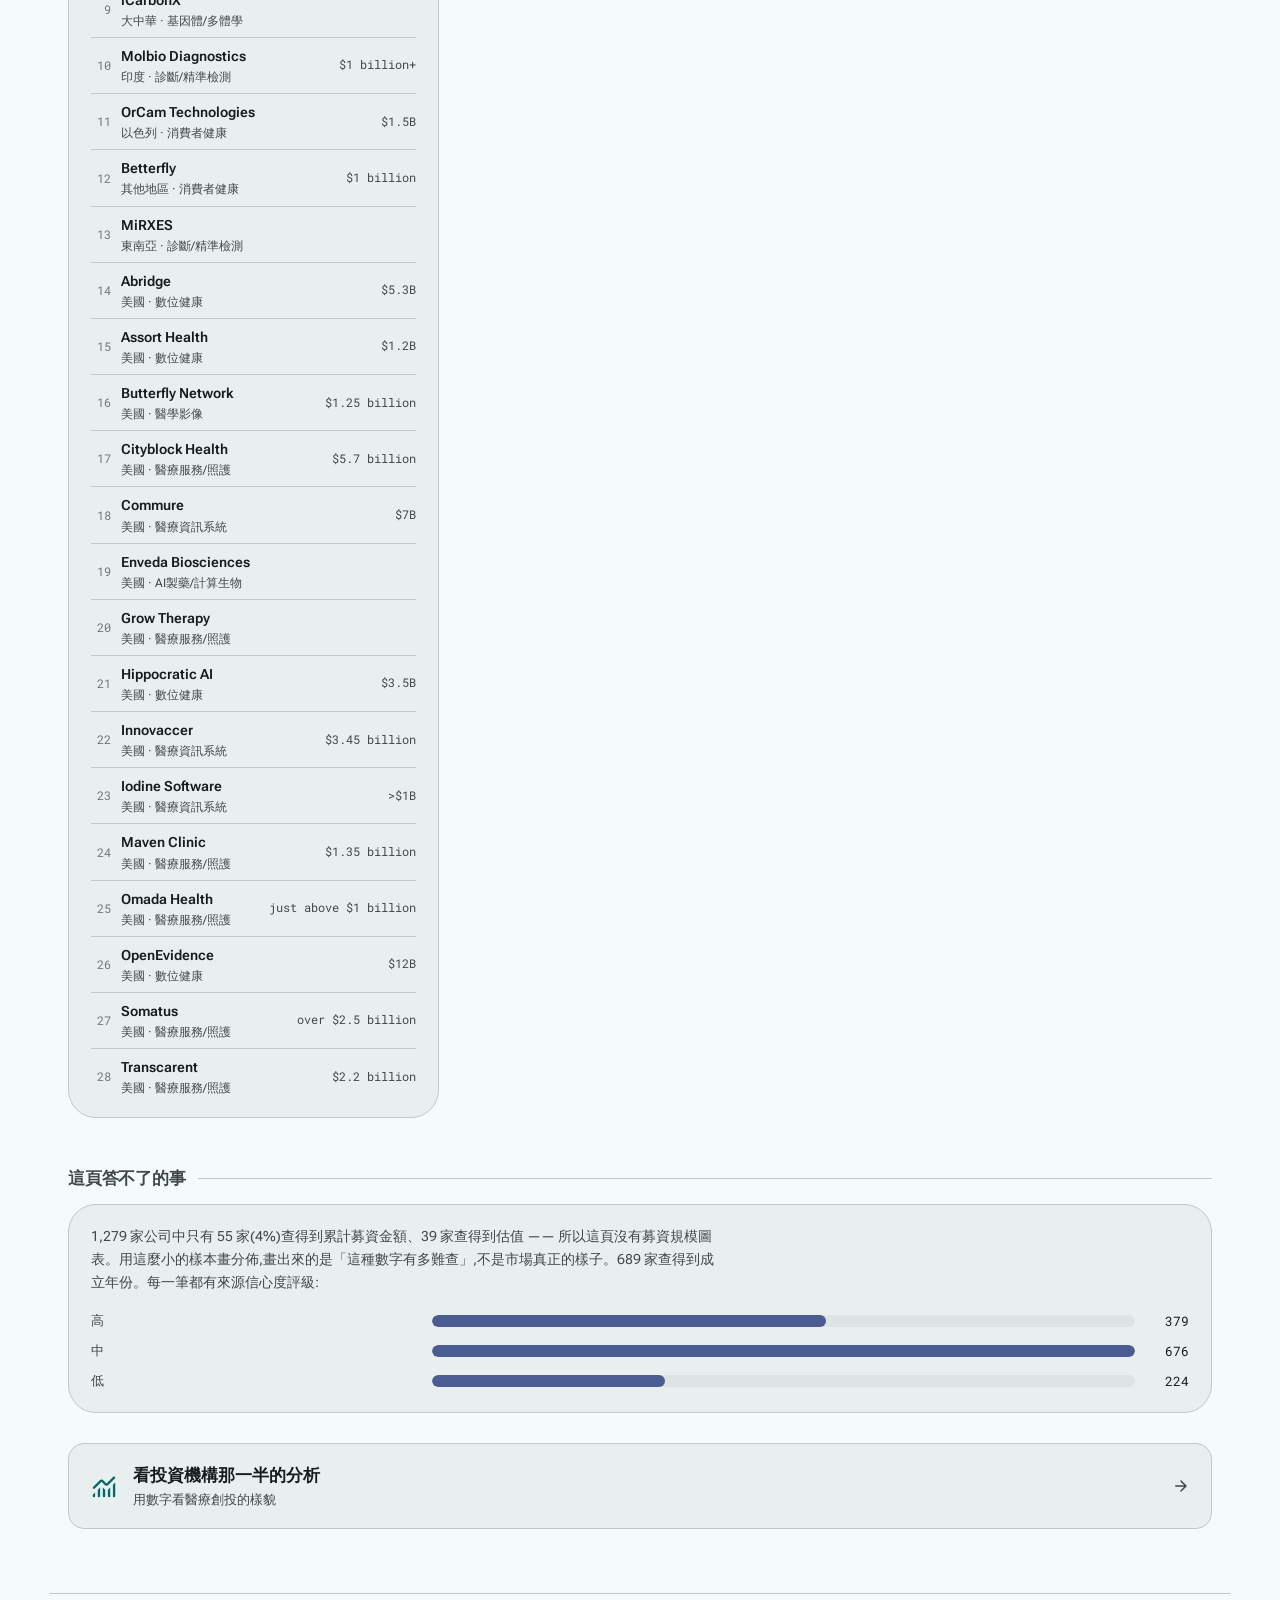
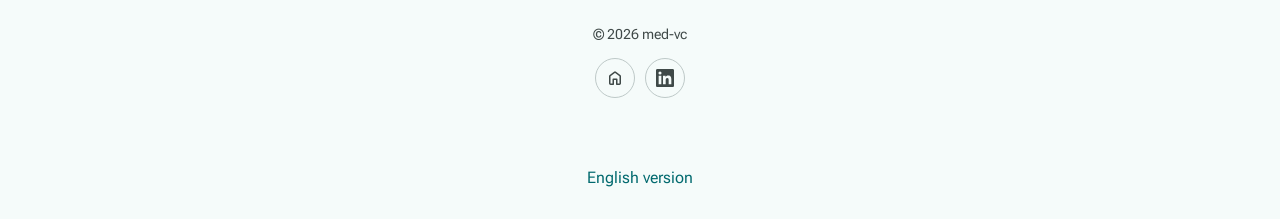
<file: docs/zh-Hant/company-analysis.html>
<!doctype html>
<html lang="zh-Hant">
<head>
    <!-- Google tag (gtag.js) -->
    <script async src="https://www.googletagmanager.com/gtag/js?id=G-E2WKER7H9L"></script>
    <script>window.dataLayer=window.dataLayer||[];function gtag(){dataLayer.push(arguments);}gtag('js',new Date());gtag('config','G-E2WKER7H9L');</script>
    <meta charset="utf-8">
    <meta name="viewport" content="width=device-width, initial-scale=1">
    <title>新創分析 — med-vc</title>
    <meta name="description" content="用數字看醫療新創的樣貌:依領域、治療模式與適應症分布,以及臨床管線階段、法規核准、退出、成立年份與背後的投資人。">
    <link rel="canonical" href="https://med-vc.peteraim.com/zh-Hant/company-analysis.html" />
  <link rel="alternate" hreflang="en" href="https://med-vc.peteraim.com/company-analysis.html" />
  <link rel="alternate" hreflang="zh-Hant" href="https://med-vc.peteraim.com/zh-Hant/company-analysis.html" />
  <link rel="alternate" hreflang="x-default" href="https://med-vc.peteraim.com/company-analysis.html" />
    <meta property="og:type" content="website">
    <meta property="og:site_name" content="med-vc">
    <meta property="og:title" content="新創分析 — med-vc">
    <meta property="og:description" content="用數字看醫療新創的樣貌:依領域、治療模式與適應症分布,以及臨床管線階段、法規核准、退出、成立年份與背後的投資人。">
    <meta property="og:url" content="https://med-vc.peteraim.com/zh-Hant/company-analysis.html" />
    <meta name="twitter:card" content="summary_large_image">
    <meta name="twitter:title" content="新創分析 — med-vc">
    <meta name="twitter:description" content="用數字看醫療新創的樣貌:依領域、治療模式與適應症分布,以及臨床管線階段、法規核准、退出、成立年份與背後的投資人。">
    <link rel="icon" href="data:image/svg+xml,%3Csvg xmlns=%22http://www.w3.org/2000/svg%22 viewBox=%220 0 100 100%22%3E%3Ctext y=%22.9em%22 font-size=%2290%22%3E%F0%9F%A7%AC%3C/text%3E%3C/svg%3E">
    <script type="application/ld+json">{"@context":"https://schema.org","@type":"WebSite","name":"med-vc","description":"全球醫療 / 生醫創投名錄 —— 以及它們投資的公司","url":"https://med-vc.peteraim.com/zh-Hant/","inLanguage":"zh-Hant"}</script>
    <link rel="preconnect" href="https://fonts.googleapis.com">
    <link rel="preconnect" href="https://fonts.gstatic.com" crossorigin>
    <link href="https://fonts.googleapis.com/css2?family=Roboto+Flex:opsz,wght@8..144,400..700&family=Roboto+Mono:wght@500;600&display=swap" rel="stylesheet">
    <link href="https://fonts.googleapis.com/css2?family=Material+Symbols+Rounded:opsz,wght,FILL,GRAD@24,400,0,0&display=swap" rel="stylesheet">
    <link rel="stylesheet" href="../assets/styles.css?v=86955d0d74">
  <meta property="og:image" content="https://med-vc.peteraim.com/og-image.png">
  <meta property="og:image:width" content="1200">
  <meta property="og:image:height" content="630">
  <meta name="twitter:image" content="https://med-vc.peteraim.com/og-image.png">
</head>
<body data-page="company-analysis">
    <main id="page">
<header class="page-head"><h1>新創分析</h1><p class="page-head__sub">這些公司在做什麼、走到哪一步、背後是誰</p></header><div class="stats"><div class="stat" data-item=""><b class="stat__value" data-count="1279">1,279</b><span class="stat__label">家新創</span></div><div class="stat" data-item=""><b class="stat__value" data-count="28">28</b><span class="stat__label">家獨角獸</span></div><div class="stat" data-item=""><b class="stat__value" data-count="479">479</b><span class="stat__label">家已上市</span></div><div class="stat" data-item=""><b class="stat__value" data-count="348">348</b><span class="stat__label">家有退出紀錄</span></div><div class="stat" data-item=""><b class="stat__value" data-count="242">242</b><span class="stat__label">家有法規核准</span></div><div class="stat" data-item=""><b class="stat__value" data-count="717">717</b><span class="stat__label">家連得上名錄中的投資人</span></div></div><h2 class="section-head">它們在做什麼</h2><div class="panels"><section class="panel" data-item=""><h2 class="panel__title">依領域</h2><div class="hbars"><div class="hbar" data-item=""><span class="hbar__label" title="新藥開發/生技製藥">新藥開發/生技製藥</span><span class="hbar__track"><span class="hbar__fill" style="width:100%;background:var(--primary)"></span></span><span class="hbar__value">371</span></div><div class="hbar" data-item=""><span class="hbar__label" title="醫療器材">醫療器材</span><span class="hbar__track"><span class="hbar__fill" style="width:39.62%;background:var(--primary)"></span></span><span class="hbar__value">147</span></div><div class="hbar" data-item=""><span class="hbar__label" title="數位健康">數位健康</span><span class="hbar__track"><span class="hbar__fill" style="width:32.08%;background:var(--primary)"></span></span><span class="hbar__value">119</span></div><div class="hbar" data-item=""><span class="hbar__label" title="診斷/精準檢測">診斷/精準檢測</span><span class="hbar__track"><span class="hbar__fill" style="width:28.57%;background:var(--primary)"></span></span><span class="hbar__value">106</span></div><div class="hbar" data-item=""><span class="hbar__label" title="醫療服務/照護">醫療服務/照護</span><span class="hbar__track"><span class="hbar__fill" style="width:25.61%;background:var(--primary)"></span></span><span class="hbar__value">95</span></div><div class="hbar" data-item=""><span class="hbar__label" title="醫療資訊系統">醫療資訊系統</span><span class="hbar__track"><span class="hbar__fill" style="width:23.18%;background:var(--primary)"></span></span><span class="hbar__value">86</span></div><div class="hbar" data-item=""><span class="hbar__label" title="細胞與基因治療">細胞與基因治療</span><span class="hbar__track"><span class="hbar__fill" style="width:18.06%;background:var(--primary)"></span></span><span class="hbar__value">67</span></div><div class="hbar" data-item=""><span class="hbar__label" title="醫學影像">醫學影像</span><span class="hbar__track"><span class="hbar__fill" style="width:17.25%;background:var(--primary)"></span></span><span class="hbar__value">64</span></div><div class="hbar" data-item=""><span class="hbar__label" title="製藥服務(CRO/CDMO)">製藥服務(CRO/CDMO)</span><span class="hbar__track"><span class="hbar__fill" style="width:10.78%;background:var(--primary)"></span></span><span class="hbar__value">40</span></div><div class="hbar" data-item=""><span class="hbar__label" title="AI製藥/計算生物">AI製藥/計算生物</span><span class="hbar__track"><span class="hbar__fill" style="width:10.24%;background:var(--primary)"></span></span><span class="hbar__value">38</span></div><div class="hbar" data-item=""><span class="hbar__label" title="消費者健康">消費者健康</span><span class="hbar__track"><span class="hbar__fill" style="width:8.89%;background:var(--primary)"></span></span><span class="hbar__value">33</span></div><div class="hbar" data-item=""><span class="hbar__label" title="生命科學工具/儀器">生命科學工具/儀器</span><span class="hbar__track"><span class="hbar__fill" style="width:7.28%;background:var(--primary)"></span></span><span class="hbar__value">27</span></div><div class="hbar" data-item=""><span class="hbar__label" title="基因體/多體學">基因體/多體學</span><span class="hbar__track"><span class="hbar__fill" style="width:6.2%;background:var(--primary)"></span></span><span class="hbar__value">23</span></div><div class="hbar" data-item=""><span class="hbar__label" title="手術機器人">手術機器人</span><span class="hbar__track"><span class="hbar__fill" style="width:5.93%;background:var(--primary)"></span></span><span class="hbar__value">22</span></div><div class="hbar" data-item=""><span class="hbar__label" title="心理健康/神經科技">心理健康/神經科技</span><span class="hbar__track"><span class="hbar__fill" style="width:5.12%;background:var(--primary)"></span></span><span class="hbar__value">19</span></div><div class="hbar" data-item=""><span class="hbar__label" title="女性健康">女性健康</span><span class="hbar__track"><span class="hbar__fill" style="width:3.5%;background:var(--primary)"></span></span><span class="hbar__value">13</span></div><div class="hbar" data-item=""><span class="hbar__label" title="合成生物學">合成生物學</span><span class="hbar__track"><span class="hbar__fill" style="width:1.89%;background:var(--primary)"></span></span><span class="hbar__value">7</span></div><div class="hbar" data-item=""><span class="hbar__label" title="長壽科技/抗老">長壽科技/抗老</span><span class="hbar__track"><span class="hbar__fill" style="width:0.54%;background:var(--primary)"></span></span><span class="hbar__value">2</span></div></div></section><section class="panel" data-item=""><h2 class="panel__title">依治療模式(前 12)</h2><div class="hbars"><div class="hbar" data-item=""><span class="hbar__label" title="AI/機器學習平台">AI/機器學習平台</span><span class="hbar__track"><span class="hbar__fill" style="width:100%;background:var(--tertiary)"></span></span><span class="hbar__value">232</span></div><div class="hbar" data-item=""><span class="hbar__label" title="醫療硬體/醫材">醫療硬體/醫材</span><span class="hbar__track"><span class="hbar__fill" style="width:98.71%;background:var(--tertiary)"></span></span><span class="hbar__value">229</span></div><div class="hbar" data-item=""><span class="hbar__label" title="小分子藥物">小分子藥物</span><span class="hbar__track"><span class="hbar__fill" style="width:82.33%;background:var(--tertiary)"></span></span><span class="hbar__value">191</span></div><div class="hbar" data-item=""><span class="hbar__label" title="生物製劑/抗體(含 ADC、雙特異性抗體)">生物製劑/抗體(含 ADC、雙特異性抗體)</span><span class="hbar__track"><span class="hbar__fill" style="width:70.26%;background:var(--tertiary)"></span></span><span class="hbar__value">163</span></div><div class="hbar" data-item=""><span class="hbar__label" title="醫療器材軟體(SaMD)">醫療器材軟體(SaMD)</span><span class="hbar__track"><span class="hbar__fill" style="width:70.26%;background:var(--tertiary)"></span></span><span class="hbar__value">163</span></div><div class="hbar" data-item=""><span class="hbar__label" title="穿戴裝置/生物感測器">穿戴裝置/生物感測器</span><span class="hbar__track"><span class="hbar__fill" style="width:28.02%;background:var(--tertiary)"></span></span><span class="hbar__value">65</span></div><div class="hbar" data-item=""><span class="hbar__label" title="細胞治療">細胞治療</span><span class="hbar__track"><span class="hbar__fill" style="width:25%;background:var(--tertiary)"></span></span><span class="hbar__value">58</span></div><div class="hbar" data-item=""><span class="hbar__label" title="藥物遞送">藥物遞送</span><span class="hbar__track"><span class="hbar__fill" style="width:21.55%;background:var(--tertiary)"></span></span><span class="hbar__value">50</span></div><div class="hbar" data-item=""><span class="hbar__label" title="疫苗">疫苗</span><span class="hbar__track"><span class="hbar__fill" style="width:16.38%;background:var(--tertiary)"></span></span><span class="hbar__value">38</span></div><div class="hbar" data-item=""><span class="hbar__label" title="數位療法(DTx)">數位療法(DTx)</span><span class="hbar__track"><span class="hbar__fill" style="width:15.09%;background:var(--tertiary)"></span></span><span class="hbar__value">35</span></div><div class="hbar" data-item=""><span class="hbar__label" title="基因治療">基因治療</span><span class="hbar__track"><span class="hbar__fill" style="width:11.64%;background:var(--tertiary)"></span></span><span class="hbar__value">27</span></div><div class="hbar" data-item=""><span class="hbar__label" title="RNA 療法(mRNA、siRNA、ASO)">RNA 療法(mRNA、siRNA、ASO)</span><span class="hbar__track"><span class="hbar__fill" style="width:11.64%;background:var(--tertiary)"></span></span><span class="hbar__value">27</span></div></div></section><section class="panel" data-item=""><h2 class="panel__title">依適應症(前 12)</h2><div class="hbars"><div class="hbar" data-item=""><span class="hbar__label" title="腫瘤">腫瘤</span><span class="hbar__track"><span class="hbar__fill" style="width:100%;background:var(--secondary)"></span></span><span class="hbar__value">292</span></div><div class="hbar" data-item=""><span class="hbar__label" title="神經/中樞神經">神經/中樞神經</span><span class="hbar__track"><span class="hbar__fill" style="width:30.82%;background:var(--secondary)"></span></span><span class="hbar__value">90</span></div><div class="hbar" data-item=""><span class="hbar__label" title="感染症">感染症</span><span class="hbar__track"><span class="hbar__fill" style="width:30.14%;background:var(--secondary)"></span></span><span class="hbar__value">88</span></div><div class="hbar" data-item=""><span class="hbar__label" title="心血管">心血管</span><span class="hbar__track"><span class="hbar__fill" style="width:29.45%;background:var(--secondary)"></span></span><span class="hbar__value">86</span></div><div class="hbar" data-item=""><span class="hbar__label" title="免疫/發炎">免疫/發炎</span><span class="hbar__track"><span class="hbar__fill" style="width:26.37%;background:var(--secondary)"></span></span><span class="hbar__value">77</span></div><div class="hbar" data-item=""><span class="hbar__label" title="代謝/肥胖/糖尿病">代謝/肥胖/糖尿病</span><span class="hbar__track"><span class="hbar__fill" style="width:22.6%;background:var(--secondary)"></span></span><span class="hbar__value">66</span></div><div class="hbar" data-item=""><span class="hbar__label" title="罕見/遺傳疾病">罕見/遺傳疾病</span><span class="hbar__track"><span class="hbar__fill" style="width:21.58%;background:var(--secondary)"></span></span><span class="hbar__value">63</span></div><div class="hbar" data-item=""><span class="hbar__label" title="女性健康">女性健康</span><span class="hbar__track"><span class="hbar__fill" style="width:19.52%;background:var(--secondary)"></span></span><span class="hbar__value">57</span></div><div class="hbar" data-item=""><span class="hbar__label" title="精神醫學/心理健康">精神醫學/心理健康</span><span class="hbar__track"><span class="hbar__fill" style="width:14.38%;background:var(--secondary)"></span></span><span class="hbar__value">42</span></div><div class="hbar" data-item=""><span class="hbar__label" title="呼吸道">呼吸道</span><span class="hbar__track"><span class="hbar__fill" style="width:13.36%;background:var(--secondary)"></span></span><span class="hbar__value">39</span></div><div class="hbar" data-item=""><span class="hbar__label" title="腸胃/肝膽">腸胃/肝膽</span><span class="hbar__track"><span class="hbar__fill" style="width:11.64%;background:var(--secondary)"></span></span><span class="hbar__value">34</span></div><div class="hbar" data-item=""><span class="hbar__label" title="骨骼肌肉/骨科">骨骼肌肉/骨科</span><span class="hbar__track"><span class="hbar__fill" style="width:9.93%;background:var(--secondary)"></span></span><span class="hbar__value">29</span></div></div></section><section class="panel" data-item=""><h2 class="panel__title">依地區</h2><div class="hbars"><div class="hbar" data-item=""><span class="hbar__label" title="美國">美國</span><span class="hbar__track"><span class="hbar__fill" style="width:100%;background:var(--primary)"></span></span><span class="hbar__value">379</span></div><div class="hbar" data-item=""><span class="hbar__label" title="歐洲">歐洲</span><span class="hbar__track"><span class="hbar__fill" style="width:76.52%;background:var(--primary)"></span></span><span class="hbar__value">290</span></div><div class="hbar" data-item=""><span class="hbar__label" title="大中華">大中華</span><span class="hbar__track"><span class="hbar__fill" style="width:24.54%;background:var(--primary)"></span></span><span class="hbar__value">93</span></div><div class="hbar" data-item=""><span class="hbar__label" title="以色列">以色列</span><span class="hbar__track"><span class="hbar__fill" style="width:18.47%;background:var(--primary)"></span></span><span class="hbar__value">70</span></div><div class="hbar" data-item=""><span class="hbar__label" title="南韓">南韓</span><span class="hbar__track"><span class="hbar__fill" style="width:17.68%;background:var(--primary)"></span></span><span class="hbar__value">67</span></div><div class="hbar" data-item=""><span class="hbar__label" title="加拿大">加拿大</span><span class="hbar__track"><span class="hbar__fill" style="width:17.15%;background:var(--primary)"></span></span><span class="hbar__value">65</span></div><div class="hbar" data-item=""><span class="hbar__label" title="日本">日本</span><span class="hbar__track"><span class="hbar__fill" style="width:16.89%;background:var(--primary)"></span></span><span class="hbar__value">64</span></div><div class="hbar" data-item=""><span class="hbar__label" title="其他地區">其他地區</span><span class="hbar__track"><span class="hbar__fill" style="width:16.62%;background:var(--primary)"></span></span><span class="hbar__value">63</span></div><div class="hbar" data-item=""><span class="hbar__label" title="印度">印度</span><span class="hbar__track"><span class="hbar__fill" style="width:15.04%;background:var(--primary)"></span></span><span class="hbar__value">57</span></div><div class="hbar" data-item=""><span class="hbar__label" title="東南亞">東南亞</span><span class="hbar__track"><span class="hbar__fill" style="width:13.98%;background:var(--primary)"></span></span><span class="hbar__value">53</span></div><div class="hbar" data-item=""><span class="hbar__label" title="澳洲紐西蘭">澳洲紐西蘭</span><span class="hbar__track"><span class="hbar__fill" style="width:12.4%;background:var(--primary)"></span></span><span class="hbar__value">47</span></div><div class="hbar" data-item=""><span class="hbar__label" title="台灣">台灣</span><span class="hbar__track"><span class="hbar__fill" style="width:8.18%;background:var(--primary)"></span></span><span class="hbar__value">31</span></div></div></section></div><section class="panel panel--wide" data-item=""><h2 class="panel__title">領域 × 地區</h2><p class="panel__note">各領域在各地區的公司數。色深相對於最大格,採平方根刻度,讓小數字也看得見。</p><div class="matrix-wrap"><table class="matrix"><thead><tr><th scope="col"></th><th scope="col"><span>美國</span></th><th scope="col"><span>歐洲</span></th><th scope="col"><span>大中華</span></th><th scope="col"><span>以色列</span></th><th scope="col"><span>南韓</span></th><th scope="col"><span>加拿大</span></th><th scope="col"><span>日本</span></th><th scope="col"><span>其他地區</span></th><th scope="col"><span>印度</span></th><th scope="col"><span>東南亞</span></th><th scope="col"><span>澳洲紐西蘭</span></th><th scope="col"><span>台灣</span></th></tr></thead><tbody><tr><th scope="row">新藥開發/生技製藥</th><td style="background:color-mix(in srgb, var(--primary) 49.52%, transparent);color:var(--on-primary)">54</td><td style="background:color-mix(in srgb, var(--primary) 78%, transparent);color:var(--on-primary)">134</td><td style="background:color-mix(in srgb, var(--primary) 33.01%, transparent);color:inherit">24</td><td style="background:color-mix(in srgb, var(--primary) 30.13%, transparent);color:inherit">20</td><td style="background:color-mix(in srgb, var(--primary) 35.66%, transparent);color:inherit">28</td><td style="background:color-mix(in srgb, var(--primary) 28.59%, transparent);color:inherit">18</td><td style="background:color-mix(in srgb, var(--primary) 27.78%, transparent);color:inherit">17</td><td style="background:color-mix(in srgb, var(--primary) 24.29%, transparent);color:inherit">13</td><td style="background:color-mix(in srgb, var(--primary) 36.29%, transparent);color:inherit">29</td><td style="background:color-mix(in srgb, var(--primary) 16.51%, transparent);color:inherit">6</td><td style="background:color-mix(in srgb, var(--primary) 23.34%, transparent);color:inherit">12</td><td style="background:color-mix(in srgb, var(--primary) 26.95%, transparent);color:inherit">16</td></tr><tr><th scope="row">醫療器材</th><td style="background:color-mix(in srgb, var(--primary) 49.97%, transparent);color:var(--on-primary)">55</td><td style="background:color-mix(in srgb, var(--primary) 33.69%, transparent);color:inherit">25</td><td style="background:color-mix(in srgb, var(--primary) 21.31%, transparent);color:inherit">10</td><td style="background:color-mix(in srgb, var(--primary) 21.31%, transparent);color:inherit">10</td><td style="background:color-mix(in srgb, var(--primary) 17.83%, transparent);color:inherit">7</td><td style="background:color-mix(in srgb, var(--primary) 23.34%, transparent);color:inherit">12</td><td style="background:color-mix(in srgb, var(--primary) 20.21%, transparent);color:inherit">9</td><td class="matrix__zero">·</td><td style="background:color-mix(in srgb, var(--primary) 11.67%, transparent);color:inherit">3</td><td style="background:color-mix(in srgb, var(--primary) 13.48%, transparent);color:inherit">4</td><td style="background:color-mix(in srgb, var(--primary) 21.31%, transparent);color:inherit">10</td><td style="background:color-mix(in srgb, var(--primary) 9.53%, transparent);color:inherit">2</td></tr><tr><th scope="row">數位健康</th><td style="background:color-mix(in srgb, var(--primary) 42.08%, transparent);color:inherit">39</td><td style="background:color-mix(in srgb, var(--primary) 28.59%, transparent);color:inherit">18</td><td style="background:color-mix(in srgb, var(--primary) 26.95%, transparent);color:inherit">16</td><td style="background:color-mix(in srgb, var(--primary) 16.51%, transparent);color:inherit">6</td><td style="background:color-mix(in srgb, var(--primary) 11.67%, transparent);color:inherit">3</td><td style="background:color-mix(in srgb, var(--primary) 15.07%, transparent);color:inherit">5</td><td style="background:color-mix(in srgb, var(--primary) 17.83%, transparent);color:inherit">7</td><td style="background:color-mix(in srgb, var(--primary) 16.51%, transparent);color:inherit">6</td><td style="background:color-mix(in srgb, var(--primary) 15.07%, transparent);color:inherit">5</td><td style="background:color-mix(in srgb, var(--primary) 20.21%, transparent);color:inherit">9</td><td style="background:color-mix(in srgb, var(--primary) 15.07%, transparent);color:inherit">5</td><td class="matrix__zero">·</td></tr><tr><th scope="row">診斷/精準檢測</th><td style="background:color-mix(in srgb, var(--primary) 42.08%, transparent);color:inherit">39</td><td style="background:color-mix(in srgb, var(--primary) 33.01%, transparent);color:inherit">24</td><td style="background:color-mix(in srgb, var(--primary) 17.83%, transparent);color:inherit">7</td><td style="background:color-mix(in srgb, var(--primary) 13.48%, transparent);color:inherit">4</td><td style="background:color-mix(in srgb, var(--primary) 16.51%, transparent);color:inherit">6</td><td style="background:color-mix(in srgb, var(--primary) 11.67%, transparent);color:inherit">3</td><td style="background:color-mix(in srgb, var(--primary) 15.07%, transparent);color:inherit">5</td><td style="background:color-mix(in srgb, var(--primary) 13.48%, transparent);color:inherit">4</td><td style="background:color-mix(in srgb, var(--primary) 6.74%, transparent);color:inherit">1</td><td style="background:color-mix(in srgb, var(--primary) 15.07%, transparent);color:inherit">5</td><td style="background:color-mix(in srgb, var(--primary) 13.48%, transparent);color:inherit">4</td><td style="background:color-mix(in srgb, var(--primary) 13.48%, transparent);color:inherit">4</td></tr><tr><th scope="row">醫療服務/照護</th><td style="background:color-mix(in srgb, var(--primary) 33.69%, transparent);color:inherit">25</td><td style="background:color-mix(in srgb, var(--primary) 16.51%, transparent);color:inherit">6</td><td style="background:color-mix(in srgb, var(--primary) 22.35%, transparent);color:inherit">11</td><td class="matrix__zero">·</td><td style="background:color-mix(in srgb, var(--primary) 6.74%, transparent);color:inherit">1</td><td style="background:color-mix(in srgb, var(--primary) 9.53%, transparent);color:inherit">2</td><td style="background:color-mix(in srgb, var(--primary) 6.74%, transparent);color:inherit">1</td><td style="background:color-mix(in srgb, var(--primary) 36.29%, transparent);color:inherit">29</td><td style="background:color-mix(in srgb, var(--primary) 9.53%, transparent);color:inherit">2</td><td style="background:color-mix(in srgb, var(--primary) 26.1%, transparent);color:inherit">15</td><td style="background:color-mix(in srgb, var(--primary) 11.67%, transparent);color:inherit">3</td><td class="matrix__zero">·</td></tr><tr><th scope="row">醫療資訊系統</th><td style="background:color-mix(in srgb, var(--primary) 46.19%, transparent);color:inherit">47</td><td style="background:color-mix(in srgb, var(--primary) 24.29%, transparent);color:inherit">13</td><td style="background:color-mix(in srgb, var(--primary) 6.74%, transparent);color:inherit">1</td><td style="background:color-mix(in srgb, var(--primary) 11.67%, transparent);color:inherit">3</td><td style="background:color-mix(in srgb, var(--primary) 9.53%, transparent);color:inherit">2</td><td style="background:color-mix(in srgb, var(--primary) 22.35%, transparent);color:inherit">11</td><td style="background:color-mix(in srgb, var(--primary) 9.53%, transparent);color:inherit">2</td><td style="background:color-mix(in srgb, var(--primary) 6.74%, transparent);color:inherit">1</td><td style="background:color-mix(in srgb, var(--primary) 6.74%, transparent);color:inherit">1</td><td style="background:color-mix(in srgb, var(--primary) 9.53%, transparent);color:inherit">2</td><td style="background:color-mix(in srgb, var(--primary) 11.67%, transparent);color:inherit">3</td><td class="matrix__zero">·</td></tr><tr><th scope="row">細胞與基因治療</th><td style="background:color-mix(in srgb, var(--primary) 36.91%, transparent);color:inherit">30</td><td style="background:color-mix(in srgb, var(--primary) 23.34%, transparent);color:inherit">12</td><td style="background:color-mix(in srgb, var(--primary) 13.48%, transparent);color:inherit">4</td><td style="background:color-mix(in srgb, var(--primary) 13.48%, transparent);color:inherit">4</td><td style="background:color-mix(in srgb, var(--primary) 6.74%, transparent);color:inherit">1</td><td style="background:color-mix(in srgb, var(--primary) 6.74%, transparent);color:inherit">1</td><td style="background:color-mix(in srgb, var(--primary) 17.83%, transparent);color:inherit">7</td><td class="matrix__zero">·</td><td style="background:color-mix(in srgb, var(--primary) 9.53%, transparent);color:inherit">2</td><td style="background:color-mix(in srgb, var(--primary) 13.48%, transparent);color:inherit">4</td><td class="matrix__zero">·</td><td style="background:color-mix(in srgb, var(--primary) 9.53%, transparent);color:inherit">2</td></tr><tr><th scope="row">醫學影像</th><td style="background:color-mix(in srgb, var(--primary) 28.59%, transparent);color:inherit">18</td><td style="background:color-mix(in srgb, var(--primary) 20.21%, transparent);color:inherit">9</td><td style="background:color-mix(in srgb, var(--primary) 15.07%, transparent);color:inherit">5</td><td style="background:color-mix(in srgb, var(--primary) 15.07%, transparent);color:inherit">5</td><td style="background:color-mix(in srgb, var(--primary) 17.83%, transparent);color:inherit">7</td><td style="background:color-mix(in srgb, var(--primary) 6.74%, transparent);color:inherit">1</td><td style="background:color-mix(in srgb, var(--primary) 15.07%, transparent);color:inherit">5</td><td class="matrix__zero">·</td><td style="background:color-mix(in srgb, var(--primary) 13.48%, transparent);color:inherit">4</td><td style="background:color-mix(in srgb, var(--primary) 6.74%, transparent);color:inherit">1</td><td style="background:color-mix(in srgb, var(--primary) 17.83%, transparent);color:inherit">7</td><td style="background:color-mix(in srgb, var(--primary) 9.53%, transparent);color:inherit">2</td></tr><tr><th scope="row">製藥服務(CRO/CDMO)</th><td style="background:color-mix(in srgb, var(--primary) 13.48%, transparent);color:inherit">4</td><td style="background:color-mix(in srgb, var(--primary) 21.31%, transparent);color:inherit">10</td><td style="background:color-mix(in srgb, var(--primary) 16.51%, transparent);color:inherit">6</td><td class="matrix__zero">·</td><td style="background:color-mix(in srgb, var(--primary) 9.53%, transparent);color:inherit">2</td><td class="matrix__zero">·</td><td style="background:color-mix(in srgb, var(--primary) 11.67%, transparent);color:inherit">3</td><td style="background:color-mix(in srgb, var(--primary) 9.53%, transparent);color:inherit">2</td><td style="background:color-mix(in srgb, var(--primary) 17.83%, transparent);color:inherit">7</td><td style="background:color-mix(in srgb, var(--primary) 6.74%, transparent);color:inherit">1</td><td class="matrix__zero">·</td><td style="background:color-mix(in srgb, var(--primary) 15.07%, transparent);color:inherit">5</td></tr><tr><th scope="row">AI製藥/計算生物</th><td style="background:color-mix(in srgb, var(--primary) 23.34%, transparent);color:inherit">12</td><td style="background:color-mix(in srgb, var(--primary) 19.06%, transparent);color:inherit">8</td><td style="background:color-mix(in srgb, var(--primary) 9.53%, transparent);color:inherit">2</td><td style="background:color-mix(in srgb, var(--primary) 17.83%, transparent);color:inherit">7</td><td style="background:color-mix(in srgb, var(--primary) 9.53%, transparent);color:inherit">2</td><td style="background:color-mix(in srgb, var(--primary) 9.53%, transparent);color:inherit">2</td><td style="background:color-mix(in srgb, var(--primary) 11.67%, transparent);color:inherit">3</td><td style="background:color-mix(in srgb, var(--primary) 6.74%, transparent);color:inherit">1</td><td class="matrix__zero">·</td><td style="background:color-mix(in srgb, var(--primary) 6.74%, transparent);color:inherit">1</td><td class="matrix__zero">·</td><td class="matrix__zero">·</td></tr><tr><th scope="row">消費者健康</th><td style="background:color-mix(in srgb, var(--primary) 25.21%, transparent);color:inherit">14</td><td style="background:color-mix(in srgb, var(--primary) 17.83%, transparent);color:inherit">7</td><td style="background:color-mix(in srgb, var(--primary) 9.53%, transparent);color:inherit">2</td><td style="background:color-mix(in srgb, var(--primary) 6.74%, transparent);color:inherit">1</td><td class="matrix__zero">·</td><td class="matrix__zero">·</td><td style="background:color-mix(in srgb, var(--primary) 9.53%, transparent);color:inherit">2</td><td style="background:color-mix(in srgb, var(--primary) 11.67%, transparent);color:inherit">3</td><td style="background:color-mix(in srgb, var(--primary) 6.74%, transparent);color:inherit">1</td><td style="background:color-mix(in srgb, var(--primary) 6.74%, transparent);color:inherit">1</td><td style="background:color-mix(in srgb, var(--primary) 9.53%, transparent);color:inherit">2</td><td class="matrix__zero">·</td></tr><tr><th scope="row">生命科學工具/儀器</th><td style="background:color-mix(in srgb, var(--primary) 16.51%, transparent);color:inherit">6</td><td style="background:color-mix(in srgb, var(--primary) 20.21%, transparent);color:inherit">9</td><td class="matrix__zero">·</td><td style="background:color-mix(in srgb, var(--primary) 6.74%, transparent);color:inherit">1</td><td style="background:color-mix(in srgb, var(--primary) 9.53%, transparent);color:inherit">2</td><td style="background:color-mix(in srgb, var(--primary) 15.07%, transparent);color:inherit">5</td><td style="background:color-mix(in srgb, var(--primary) 6.74%, transparent);color:inherit">1</td><td class="matrix__zero">·</td><td style="background:color-mix(in srgb, var(--primary) 6.74%, transparent);color:inherit">1</td><td style="background:color-mix(in srgb, var(--primary) 9.53%, transparent);color:inherit">2</td><td class="matrix__zero">·</td><td class="matrix__zero">·</td></tr></tbody></table></div></section><h2 class="section-head">走到哪一步</h2><div class="panels"><section class="panel" data-item=""><h2 class="panel__title">臨床管線階段</h2><p class="panel__note">每家公司主力管線目前所在的階段。這是一張快照,不是淘汰曲線 —— 各階之間沒有誰被淘汰掉,而且只有紀錄中查得到臨床階段的公司才會出現在這裡。</p><div class="funnel"><div class="funnel__row" data-item=""><span class="funnel__label">探索期</span><span class="funnel__track"><span class="funnel__fill" style="width:26.09%"></span></span><span class="funnel__value">24</span></div><div class="funnel__row" data-item=""><span class="funnel__label">臨床前</span><span class="funnel__track"><span class="funnel__fill" style="width:35.87%"></span></span><span class="funnel__value">33</span></div><div class="funnel__row" data-item=""><span class="funnel__label">一期臨床</span><span class="funnel__track"><span class="funnel__fill" style="width:68.48%"></span></span><span class="funnel__value">63</span></div><div class="funnel__row" data-item=""><span class="funnel__label">二期臨床</span><span class="funnel__track"><span class="funnel__fill" style="width:100%"></span></span><span class="funnel__value">92</span></div><div class="funnel__row" data-item=""><span class="funnel__label">三期臨床</span><span class="funnel__track"><span class="funnel__fill" style="width:47.83%"></span></span><span class="funnel__value">44</span></div><div class="funnel__row" data-item=""><span class="funnel__label">已核准</span><span class="funnel__track"><span class="funnel__fill" style="width:21.74%"></span></span><span class="funnel__value">20</span></div></div></section><section class="panel" data-item=""><h2 class="panel__title">依公司狀態</h2><div class="hbars"><div class="hbar" data-item=""><span class="hbar__label" title="未上市">未上市</span><span class="hbar__track"><span class="hbar__fill" style="width:100%;background:var(--tertiary)"></span></span><span class="hbar__value">608</span></div><div class="hbar" data-item=""><span class="hbar__label" title="已上市">已上市</span><span class="hbar__track"><span class="hbar__fill" style="width:78.78%;background:var(--tertiary)"></span></span><span class="hbar__value">479</span></div><div class="hbar" data-item=""><span class="hbar__label" title="已被併購">已被併購</span><span class="hbar__track"><span class="hbar__fill" style="width:23.68%;background:var(--tertiary)"></span></span><span class="hbar__value">144</span></div><div class="hbar" data-item=""><span class="hbar__label" title="未知">未知</span><span class="hbar__track"><span class="hbar__fill" style="width:2.63%;background:var(--tertiary)"></span></span><span class="hbar__value">16</span></div><div class="hbar" data-item=""><span class="hbar__label" title="已結束營運">已結束營運</span><span class="hbar__track"><span class="hbar__fill" style="width:2.47%;background:var(--tertiary)"></span></span><span class="hbar__value">15</span></div><div class="hbar" data-item=""><span class="hbar__label" title="已合併">已合併</span><span class="hbar__track"><span class="hbar__fill" style="width:0.33%;background:var(--tertiary)"></span></span><span class="hbar__value">2</span></div></div></section><section class="panel" data-item=""><h2 class="panel__title">依主管機關的核准</h2><p class="panel__note">取得該機關至少一項核准 / 許可 / 認定的公司數。同一家公司不論有幾件申請都只算一次。</p><div class="hbars"><div class="hbar" data-item=""><span class="hbar__label" title="FDA">FDA</span><span class="hbar__track"><span class="hbar__fill" style="width:100%;background:var(--secondary)"></span></span><span class="hbar__value">169</span></div><div class="hbar" data-item=""><span class="hbar__label" title="CE">CE</span><span class="hbar__track"><span class="hbar__fill" style="width:14.79%;background:var(--secondary)"></span></span><span class="hbar__value">25</span></div><div class="hbar" data-item=""><span class="hbar__label" title="NMPA">NMPA</span><span class="hbar__track"><span class="hbar__fill" style="width:8.28%;background:var(--secondary)"></span></span><span class="hbar__value">14</span></div><div class="hbar" data-item=""><span class="hbar__label" title="PMDA">PMDA</span><span class="hbar__track"><span class="hbar__fill" style="width:6.51%;background:var(--secondary)"></span></span><span class="hbar__value">11</span></div><div class="hbar" data-item=""><span class="hbar__label" title="EU">EU</span><span class="hbar__track"><span class="hbar__fill" style="width:6.51%;background:var(--secondary)"></span></span><span class="hbar__value">11</span></div><div class="hbar" data-item=""><span class="hbar__label" title="TGA">TGA</span><span class="hbar__track"><span class="hbar__fill" style="width:4.14%;background:var(--secondary)"></span></span><span class="hbar__value">7</span></div><div class="hbar" data-item=""><span class="hbar__label" title="WHO">WHO</span><span class="hbar__track"><span class="hbar__fill" style="width:3.55%;background:var(--secondary)"></span></span><span class="hbar__value">6</span></div><div class="hbar" data-item=""><span class="hbar__label" title="EMA">EMA</span><span class="hbar__track"><span class="hbar__fill" style="width:2.96%;background:var(--secondary)"></span></span><span class="hbar__value">5</span></div><div class="hbar" data-item=""><span class="hbar__label" title="Health Canada">Health Canada</span><span class="hbar__track"><span class="hbar__fill" style="width:2.37%;background:var(--secondary)"></span></span><span class="hbar__value">4</span></div><div class="hbar" data-item=""><span class="hbar__label" title="MFDS">MFDS</span><span class="hbar__track"><span class="hbar__fill" style="width:2.37%;background:var(--secondary)"></span></span><span class="hbar__value">4</span></div></div></section><section class="panel" data-item=""><h2 class="panel__title">怎麼退出的</h2><p class="panel__note">退出類型在原始紀錄中是自由文字,這裡歸併成幾個桶。</p><div class="hbars"><div class="hbar" data-item=""><span class="hbar__label" title="IPO 上市">IPO 上市</span><span class="hbar__track"><span class="hbar__fill" style="width:100%;background:var(--primary)"></span></span><span class="hbar__value">179</span></div><div class="hbar" data-item=""><span class="hbar__label" title="被併購">被併購</span><span class="hbar__track"><span class="hbar__fill" style="width:82.12%;background:var(--primary)"></span></span><span class="hbar__value">147</span></div><div class="hbar" data-item=""><span class="hbar__label" title="SPAC">SPAC</span><span class="hbar__track"><span class="hbar__fill" style="width:6.15%;background:var(--primary)"></span></span><span class="hbar__value">11</span></div><div class="hbar" data-item=""><span class="hbar__label" title="合併">合併</span><span class="hbar__track"><span class="hbar__fill" style="width:1.12%;background:var(--primary)"></span></span><span class="hbar__value">2</span></div><div class="hbar" data-item=""><span class="hbar__label" title="分拆">分拆</span><span class="hbar__track"><span class="hbar__fill" style="width:0.56%;background:var(--primary)"></span></span><span class="hbar__value">1</span></div><div class="hbar" data-item=""><span class="hbar__label" title="結束營運">結束營運</span><span class="hbar__track"><span class="hbar__fill" style="width:4.47%;background:var(--primary)"></span></span><span class="hbar__value">8</span></div></div></section></div><h2 class="section-head">什麼時候成立的</h2><section class="panel panel--wide" data-item=""><h2 class="panel__title">成立年份</h2><p class="panel__note">1,279 家公司中有 689 家查得到成立年份。2019 之後的下滑是查證難度造成的假象 —— 年輕的未上市公司最難溯源 —— 不是真的沒人在創業。</p><div class="cols"><div class="col" data-item="" title="&lt;1990: 139"><span class="col__n">139</span><span class="col__slot"><span class="col__bar" style="height:93.29%"></span></span><span class="col__label">&lt;1990</span></div><div class="col" data-item="" title="1990–94: 27"><span class="col__n">27</span><span class="col__slot"><span class="col__bar" style="height:18.12%"></span></span><span class="col__label">1990–94</span></div><div class="col" data-item="" title="1995–99: 57"><span class="col__n">57</span><span class="col__slot"><span class="col__bar" style="height:38.26%"></span></span><span class="col__label">1995–99</span></div><div class="col" data-item="" title="2000–04: 82"><span class="col__n">82</span><span class="col__slot"><span class="col__bar" style="height:55.03%"></span></span><span class="col__label">2000–04</span></div><div class="col" data-item="" title="2005–09: 64"><span class="col__n">64</span><span class="col__slot"><span class="col__bar" style="height:42.95%"></span></span><span class="col__label">2005–09</span></div><div class="col" data-item="" title="2010–14: 143"><span class="col__n">143</span><span class="col__slot"><span class="col__bar" style="height:95.97%"></span></span><span class="col__label">2010–14</span></div><div class="col" data-item="" title="2015–19: 149"><span class="col__n">149</span><span class="col__slot"><span class="col__bar" style="height:100%"></span></span><span class="col__label">2015–19</span></div><div class="col" data-item="" title="2020–24: 27"><span class="col__n">27</span><span class="col__slot"><span class="col__bar" style="height:18.12%"></span></span><span class="col__label">2020–24</span></div><div class="col" data-item="" title="2025–29: 1"><span class="col__n">1</span><span class="col__slot"><span class="col__bar" style="height:2%"></span></span><span class="col__label">2025–29</span></div></div></section><h2 class="section-head">背後是誰</h2><div class="panels"><section class="panel" data-item=""><h2 class="panel__title">連結覆蓋率</h2><p class="panel__note">「兩邊都證實」與「被點名但尚未建檔」來自 build 階段的連結表;本頁其他數字都是直接從公司紀錄現算的。</p><div class="hbars"><div class="hbar" data-item=""><span class="hbar__label" title="已連上投資人的公司">已連上投資人的公司</span><span class="hbar__track"><span class="hbar__fill" style="width:76.52%;background:var(--secondary)"></span></span><span class="hbar__value">717</span></div><div class="hbar" data-item=""><span class="hbar__label" title="兩邊都證實">兩邊都證實</span><span class="hbar__track"><span class="hbar__fill" style="width:30.52%;background:var(--secondary)"></span></span><span class="hbar__value">286</span></div><div class="hbar" data-item=""><span class="hbar__label" title="已連上公司的機構">已連上公司的機構</span><span class="hbar__track"><span class="hbar__fill" style="width:68.94%;background:var(--secondary)"></span></span><span class="hbar__value">646</span></div><div class="hbar" data-item=""><span class="hbar__label" title="被點名但尚未建檔">被點名但尚未建檔</span><span class="hbar__track"><span class="hbar__fill" style="width:100%;background:var(--secondary)"></span></span><span class="hbar__value">937</span></div></div></section><section class="panel" data-item=""><h2 class="panel__title">投資人最多的公司</h2><ol class="board"><li class="board__row" data-item=""><span class="board__rank">1</span><a class="board__name" href="companies.html#us-cityblock-health">Cityblock Health<span class="board__sub">美國 · 醫療服務/照護</span></a><span class="board__val">12<span class="board__unit">家機構</span></span></li><li class="board__row" data-item=""><span class="board__rank">2</span><a class="board__name" href="companies.html#us-devoted-health">Devoted Health<span class="board__sub">美國 · 醫療服務/照護</span></a><span class="board__val">12<span class="board__unit">家機構</span></span></li><li class="board__row" data-item=""><span class="board__rank">3</span><a class="board__name" href="companies.html#us-transcarent">Transcarent<span class="board__sub">美國 · 醫療服務/照護</span></a><span class="board__val">12<span class="board__unit">家機構</span></span></li><li class="board__row" data-item=""><span class="board__rank">4</span><a class="board__name" href="companies.html#anz-advancell">AdvanCell<span class="board__sub">澳洲紐西蘭 · 新藥開發/生技製藥</span></a><span class="board__val">11<span class="board__unit">家機構</span></span></li><li class="board__row" data-item=""><span class="board__rank">5</span><a class="board__name" href="companies.html#us-ambience-healthcare">Ambience Healthcare<span class="board__sub">美國 · 數位健康</span></a><span class="board__val">11<span class="board__unit">家機構</span></span></li><li class="board__row" data-item=""><span class="board__rank">6</span><a class="board__name" href="companies.html#sea-halodoc">Halodoc<span class="board__sub">東南亞 · 數位健康</span></a><span class="board__val">11<span class="board__unit">家機構</span></span></li><li class="board__row" data-item=""><span class="board__rank">7</span><a class="board__name" href="companies.html#us-maven-clinic">Maven Clinic<span class="board__sub">美國 · 醫療服務/照護</span></a><span class="board__val">11<span class="board__unit">家機構</span></span></li><li class="board__row" data-item=""><span class="board__rank">8</span><a class="board__name" href="companies.html#us-somatus">Somatus<span class="board__sub">美國 · 醫療服務/照護</span></a><span class="board__val">11<span class="board__unit">家機構</span></span></li><li class="board__row" data-item=""><span class="board__rank">9</span><a class="board__name" href="companies.html#us-thyme-care">Thyme Care<span class="board__sub">美國 · 醫療服務/照護</span></a><span class="board__val">11<span class="board__unit">家機構</span></span></li><li class="board__row" data-item=""><span class="board__rank">10</span><a class="board__name" href="companies.html#us-dispatchhealth">DispatchHealth<span class="board__sub">美國 · 醫療服務/照護</span></a><span class="board__val">10<span class="board__unit">家機構</span></span></li><li class="board__row" data-item=""><span class="board__rank">11</span><a class="board__name" href="companies.html#us-freenome">Freenome<span class="board__sub">美國 · 診斷/精準檢測</span></a><span class="board__val">10<span class="board__unit">家機構</span></span></li><li class="board__row" data-item=""><span class="board__rank">12</span><a class="board__name" href="companies.html#us-hinge-health">Hinge Health<span class="board__sub">美國 · 醫療服務/照護</span></a><span class="board__val">10<span class="board__unit">家機構</span></span></li></ol></section><section class="panel" data-item=""><h2 class="panel__title">在本名錄投得最多的機構</h2><ol class="board"><li class="board__row" data-item=""><span class="board__rank">1</span><a class="board__name" href="directory.html#us-arch-venture-partners">ARCH Venture Partners<span class="board__sub">美國 · 生醫創投</span></a><span class="board__val">20<span class="board__unit">家公司</span></span></li><li class="board__row" data-item=""><span class="board__rank">2</span><a class="board__name" href="directory.html#us-gv">GV<span class="board__sub">美國 · 企業創投</span></a><span class="board__val">20<span class="board__unit">家公司</span></span></li><li class="board__row" data-item=""><span class="board__rank">3</span><a class="board__name" href="directory.html#eu-sv-health-investors">SV Health Investors<span class="board__sub">歐洲 · 成長期股權</span></a><span class="board__val">13<span class="board__unit">家公司</span></span></li><li class="board__row" data-item=""><span class="board__rank">4</span><a class="board__name" href="directory.html#jp-softbank-vision-fund">SoftBank Vision Fund<span class="board__sub">日本 · 成長期股權</span></a><span class="board__val">13<span class="board__unit">家公司</span></span></li><li class="board__row" data-item=""><span class="board__rank">5</span><a class="board__name" href="directory.html#us-a16z-bio-health">a16z Bio + Health<span class="board__sub">美國 · 生醫創投</span></a><span class="board__val">13<span class="board__unit">家公司</span></span></li><li class="board__row" data-item=""><span class="board__rank">6</span><a class="board__name" href="directory.html#us-general-catalyst-health-assurance">General Catalyst (Health Assurance)<span class="board__sub">美國 · 生醫創投</span></a><span class="board__val">12<span class="board__unit">家公司</span></span></li><li class="board__row" data-item=""><span class="board__rank">7</span><a class="board__name" href="directory.html#eu-oxford-science-enterprises">Oxford Science Enterprises<span class="board__sub">歐洲 · 創業工作室/公司創建</span></a><span class="board__val">11<span class="board__unit">家公司</span></span></li><li class="board__row" data-item=""><span class="board__rank">8</span><a class="board__name" href="directory.html#us-fidelity-management-and-research">Fidelity Management &amp; Research Company<span class="board__sub">美國 · 跨界基金(一二級市場)</span></a><span class="board__val">11<span class="board__unit">家公司</span></span></li><li class="board__row" data-item=""><span class="board__rank">9</span><a class="board__name" href="directory.html#eu-kinnevik">Kinnevik<span class="board__sub">歐洲 · 跨界基金(一二級市場)</span></a><span class="board__val">10<span class="board__unit">家公司</span></span></li><li class="board__row" data-item=""><span class="board__rank">10</span><a class="board__name" href="directory.html#sea-clavystbio">ClavystBio<span class="board__sub">東南亞 · 政府/公部門計畫</span></a><span class="board__val">10<span class="board__unit">家公司</span></span></li><li class="board__row" data-item=""><span class="board__rank">11</span><a class="board__name" href="directory.html#us-eli-lilly-and-company">Eli Lilly and Company<span class="board__sub">美國 · 企業創投</span></a><span class="board__val">10<span class="board__unit">家公司</span></span></li><li class="board__row" data-item=""><span class="board__rank">12</span><a class="board__name" href="directory.html#us-sequoia-capital">Sequoia Capital<span class="board__sub">美國 · 生醫創投</span></a><span class="board__val">10<span class="board__unit">家公司</span></span></li></ol></section><section class="panel" data-item=""><h2 class="panel__title">獨角獸</h2><ol class="board"><li class="board__row" data-item=""><span class="board__rank">1</span><a class="board__name" href="companies.html#ca-league">League Inc.<span class="board__sub">加拿大 · 數位健康</span></a><span class="board__val board__val--text"></span></li><li class="board__row" data-item=""><span class="board__rank">2</span><a class="board__name" href="companies.html#eu-alan">Alan<span class="board__sub">歐洲 · 數位健康</span></a><span class="board__val board__val--text">€5 billion</span></li><li class="board__row" data-item=""><span class="board__rank">3</span><a class="board__name" href="companies.html#eu-cera">Cera<span class="board__sub">歐洲 · 醫療服務/照護</span></a><span class="board__val board__val--text"></span></li><li class="board__row" data-item=""><span class="board__rank">4</span><a class="board__name" href="companies.html#eu-cmr-surgical">CMR Surgical<span class="board__sub">歐洲 · 手術機器人</span></a><span class="board__val board__val--text">$3bn</span></li><li class="board__row" data-item=""><span class="board__rank">5</span><a class="board__name" href="companies.html#eu-doctolib">Doctolib<span class="board__sub">歐洲 · 數位健康</span></a><span class="board__val board__val--text">€5.8 billion</span></li><li class="board__row" data-item=""><span class="board__rank">6</span><a class="board__name" href="companies.html#eu-neko-health">Neko Health<span class="board__sub">歐洲 · 診斷/精準檢測</span></a><span class="board__val board__val--text">$1.8 billion</span></li><li class="board__row" data-item=""><span class="board__rank">7</span><a class="board__name" href="companies.html#eu-oura">Oura<span class="board__sub">歐洲 · 消費者健康</span></a><span class="board__val board__val--text">$11 billion</span></li><li class="board__row" data-item=""><span class="board__rank">8</span><a class="board__name" href="companies.html#eu-sword-health">Sword Health<span class="board__sub">歐洲 · 數位健康</span></a><span class="board__val board__val--text">$3 billion (2024)</span></li><li class="board__row" data-item=""><span class="board__rank">9</span><a class="board__name" href="companies.html#cn-icarbonx">iCarbonX<span class="board__sub">大中華 · 基因體/多體學</span></a><span class="board__val board__val--text"></span></li><li class="board__row" data-item=""><span class="board__rank">10</span><a class="board__name" href="companies.html#in-molbio-diagnostics">Molbio Diagnostics<span class="board__sub">印度 · 診斷/精準檢測</span></a><span class="board__val board__val--text">$1 billion+</span></li><li class="board__row" data-item=""><span class="board__rank">11</span><a class="board__name" href="companies.html#il-orcam">OrCam Technologies<span class="board__sub">以色列 · 消費者健康</span></a><span class="board__val board__val--text">$1.5B</span></li><li class="board__row" data-item=""><span class="board__rank">12</span><a class="board__name" href="companies.html#row-betterfly">Betterfly<span class="board__sub">其他地區 · 消費者健康</span></a><span class="board__val board__val--text">$1 billion</span></li><li class="board__row" data-item=""><span class="board__rank">13</span><a class="board__name" href="companies.html#sea-mirxes">MiRXES<span class="board__sub">東南亞 · 診斷/精準檢測</span></a><span class="board__val board__val--text"></span></li><li class="board__row" data-item=""><span class="board__rank">14</span><a class="board__name" href="companies.html#us-abridge">Abridge<span class="board__sub">美國 · 數位健康</span></a><span class="board__val board__val--text">$5.3B</span></li><li class="board__row" data-item=""><span class="board__rank">15</span><a class="board__name" href="companies.html#us-assort-health">Assort Health<span class="board__sub">美國 · 數位健康</span></a><span class="board__val board__val--text">$1.2B</span></li><li class="board__row" data-item=""><span class="board__rank">16</span><a class="board__name" href="companies.html#us-butterfly-network">Butterfly Network<span class="board__sub">美國 · 醫學影像</span></a><span class="board__val board__val--text">$1.25 billion</span></li><li class="board__row" data-item=""><span class="board__rank">17</span><a class="board__name" href="companies.html#us-cityblock-health">Cityblock Health<span class="board__sub">美國 · 醫療服務/照護</span></a><span class="board__val board__val--text">$5.7 billion</span></li><li class="board__row" data-item=""><span class="board__rank">18</span><a class="board__name" href="companies.html#us-commure">Commure<span class="board__sub">美國 · 醫療資訊系統</span></a><span class="board__val board__val--text">$7B</span></li><li class="board__row" data-item=""><span class="board__rank">19</span><a class="board__name" href="companies.html#us-enveda-biosciences">Enveda Biosciences<span class="board__sub">美國 · AI製藥/計算生物</span></a><span class="board__val board__val--text"></span></li><li class="board__row" data-item=""><span class="board__rank">20</span><a class="board__name" href="companies.html#us-grow-therapy">Grow Therapy<span class="board__sub">美國 · 醫療服務/照護</span></a><span class="board__val board__val--text"></span></li><li class="board__row" data-item=""><span class="board__rank">21</span><a class="board__name" href="companies.html#us-hippocratic-ai">Hippocratic AI<span class="board__sub">美國 · 數位健康</span></a><span class="board__val board__val--text">$3.5B</span></li><li class="board__row" data-item=""><span class="board__rank">22</span><a class="board__name" href="companies.html#us-innovaccer">Innovaccer<span class="board__sub">美國 · 醫療資訊系統</span></a><span class="board__val board__val--text">$3.45 billion</span></li><li class="board__row" data-item=""><span class="board__rank">23</span><a class="board__name" href="companies.html#us-iodine-software">Iodine Software<span class="board__sub">美國 · 醫療資訊系統</span></a><span class="board__val board__val--text">&gt;$1B</span></li><li class="board__row" data-item=""><span class="board__rank">24</span><a class="board__name" href="companies.html#us-maven-clinic">Maven Clinic<span class="board__sub">美國 · 醫療服務/照護</span></a><span class="board__val board__val--text">$1.35 billion</span></li><li class="board__row" data-item=""><span class="board__rank">25</span><a class="board__name" href="companies.html#us-omada-health">Omada Health<span class="board__sub">美國 · 醫療服務/照護</span></a><span class="board__val board__val--text">just above $1 billion</span></li><li class="board__row" data-item=""><span class="board__rank">26</span><a class="board__name" href="companies.html#us-openevidence">OpenEvidence<span class="board__sub">美國 · 數位健康</span></a><span class="board__val board__val--text">$12B</span></li><li class="board__row" data-item=""><span class="board__rank">27</span><a class="board__name" href="companies.html#us-somatus">Somatus<span class="board__sub">美國 · 醫療服務/照護</span></a><span class="board__val board__val--text">over $2.5 billion</span></li><li class="board__row" data-item=""><span class="board__rank">28</span><a class="board__name" href="companies.html#us-transcarent">Transcarent<span class="board__sub">美國 · 醫療服務/照護</span></a><span class="board__val board__val--text">$2.2 billion</span></li></ol></section></div><h2 class="section-head">這頁答不了的事</h2><section class="panel panel--wide" data-item=""><p class="panel__note panel__note--lead">1,279 家公司中只有 55 家(4%)查得到累計募資金額、39 家查得到估值 —— 所以這頁沒有募資規模圖表。用這麼小的樣本畫分佈,畫出來的是「這種數字有多難查」,不是市場真正的樣子。689 家查得到成立年份。每一筆都有來源信心度評級:</p><div class="hbars"><div class="hbar" data-item=""><span class="hbar__label" title="高">高</span><span class="hbar__track"><span class="hbar__fill" style="width:56.07%;background:var(--tertiary)"></span></span><span class="hbar__value">379</span></div><div class="hbar" data-item=""><span class="hbar__label" title="中">中</span><span class="hbar__track"><span class="hbar__fill" style="width:100%;background:var(--tertiary)"></span></span><span class="hbar__value">676</span></div><div class="hbar" data-item=""><span class="hbar__label" title="低">低</span><span class="hbar__track"><span class="hbar__fill" style="width:33.14%;background:var(--tertiary)"></span></span><span class="hbar__value">224</span></div></div></section><a class="navcard navcard--solo" data-item="" href="analysis.html"><span class="material-symbols-rounded navcard__icon" aria-hidden="true">monitoring</span><span class="navcard__body"><span class="navcard__title">看投資機構那一半的分析</span><span class="navcard__sub">用數字看醫療創投的樣貌</span></span><span class="material-symbols-rounded navcard__go" aria-hidden="true">arrow_forward</span></a>
</main>
    <script src="../data/data.js?v=d59e533ca4"></script>
    <script src="../assets/shell.js?v=39973f0f89"></script>
    <script src="../assets/app.js?v=ca1e6b5148"></script>
<p class="lang-alt-link" style="text-align:center;padding:12px;"><a href="/company-analysis.html" hreflang="en" rel="alternate" lang="en">English version</a></p>
</body>
</html>
</file>
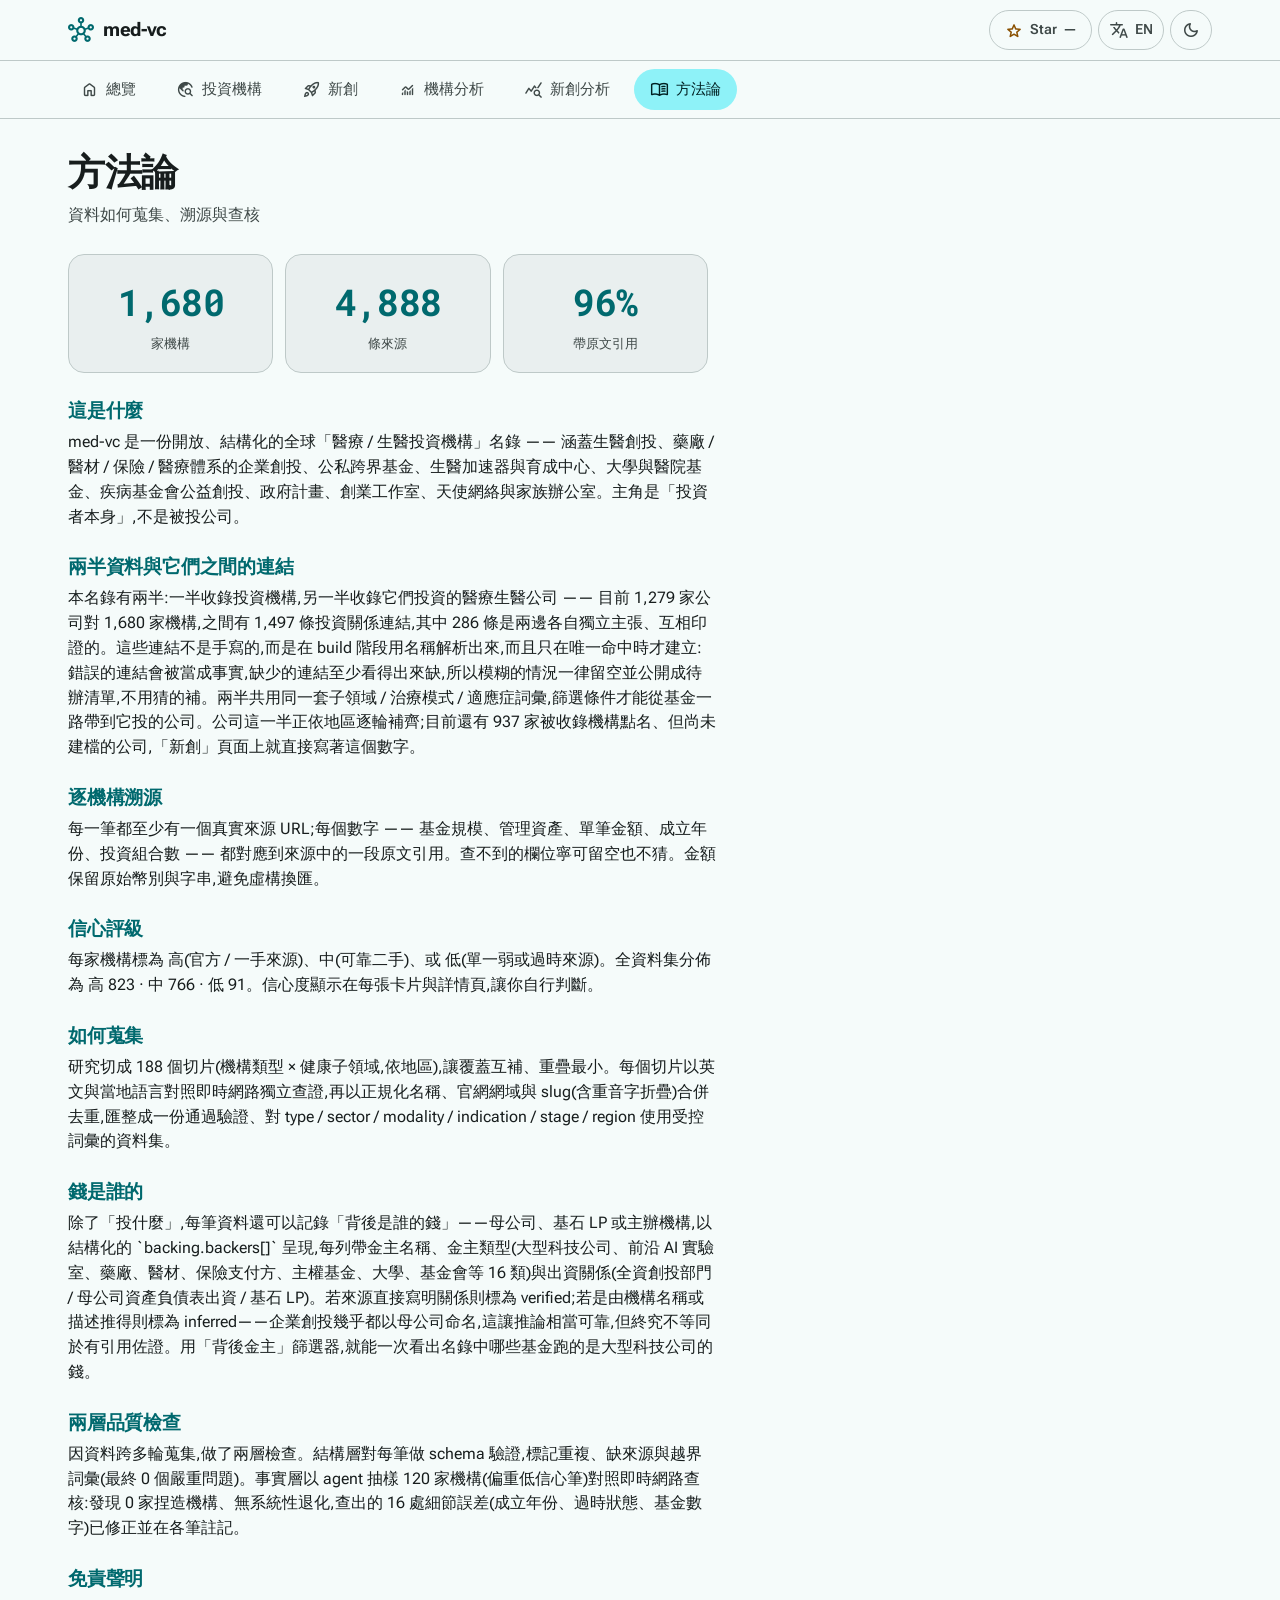
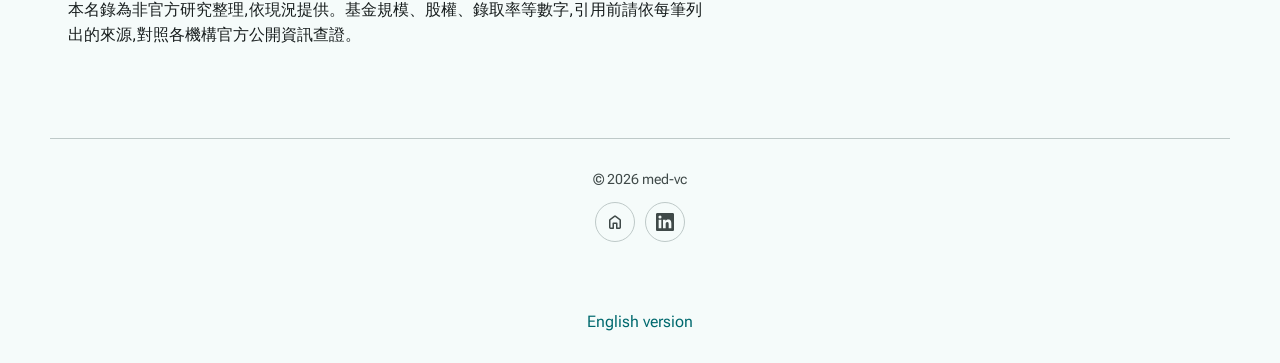
<file: docs/zh-Hant/methodology.html>
<!doctype html>
<html lang="zh-Hant">
<head>
    <!-- Google tag (gtag.js) -->
    <script async src="https://www.googletagmanager.com/gtag/js?id=G-E2WKER7H9L"></script>
    <script>window.dataLayer=window.dataLayer||[];function gtag(){dataLayer.push(arguments);}gtag('js',new Date());gtag('config','G-E2WKER7H9L');</script>
    <meta charset="utf-8">
    <meta name="viewport" content="width=device-width, initial-scale=1">
    <title>方法論 — med-vc</title>
    <meta name="description" content="med-vc 的資料如何蒐集、逐家機構溯源、評定信心度,並以兩層品質檢查查核。">
    <link rel="canonical" href="https://med-vc.peteraim.com/zh-Hant/methodology.html" />
  <link rel="alternate" hreflang="en" href="https://med-vc.peteraim.com/methodology.html" />
  <link rel="alternate" hreflang="zh-Hant" href="https://med-vc.peteraim.com/zh-Hant/methodology.html" />
  <link rel="alternate" hreflang="x-default" href="https://med-vc.peteraim.com/methodology.html" />
    <meta property="og:type" content="website">
    <meta property="og:site_name" content="med-vc">
    <meta property="og:title" content="方法論 — med-vc">
    <meta property="og:description" content="med-vc 的資料如何蒐集、逐家機構溯源、評定信心度,並以兩層品質檢查查核。">
    <meta property="og:url" content="https://med-vc.peteraim.com/zh-Hant/methodology.html" />
    <meta name="twitter:card" content="summary_large_image">
    <meta name="twitter:title" content="方法論 — med-vc">
    <meta name="twitter:description" content="med-vc 的資料如何蒐集、逐家機構溯源、評定信心度,並以兩層品質檢查查核。">
    <link rel="icon" href="data:image/svg+xml,%3Csvg xmlns=%22http://www.w3.org/2000/svg%22 viewBox=%220 0 100 100%22%3E%3Ctext y=%22.9em%22 font-size=%2290%22%3E%F0%9F%A7%AC%3C/text%3E%3C/svg%3E">
    <script type="application/ld+json">{"@context":"https://schema.org","@type":"WebSite","name":"med-vc","description":"全球醫療 / 生醫創投名錄 —— 以及它們投資的公司","url":"https://med-vc.peteraim.com/zh-Hant/","inLanguage":"zh-Hant"}</script>
    <link rel="preconnect" href="https://fonts.googleapis.com">
    <link rel="preconnect" href="https://fonts.gstatic.com" crossorigin>
    <link href="https://fonts.googleapis.com/css2?family=Roboto+Flex:opsz,wght@8..144,400..700&family=Roboto+Mono:wght@500;600&display=swap" rel="stylesheet">
    <link href="https://fonts.googleapis.com/css2?family=Material+Symbols+Rounded:opsz,wght,FILL,GRAD@24,400,0,0&display=swap" rel="stylesheet">
    <link rel="stylesheet" href="../assets/styles.css?v=86955d0d74">
  <meta property="og:image" content="https://med-vc.peteraim.com/og-image.png">
  <meta property="og:image:width" content="1200">
  <meta property="og:image:height" content="630">
  <meta name="twitter:image" content="https://med-vc.peteraim.com/og-image.png">
</head>
<body data-page="methodology">
    <main id="page">
<header class="page-head"><h1>方法論</h1><p class="page-head__sub">資料如何蒐集、溯源與查核</p></header><div class="stats stats--prov"><div class="stat" data-item=""><b class="stat__value">1,680</b><span class="stat__label">家機構</span></div><div class="stat" data-item=""><b class="stat__value">4,888</b><span class="stat__label">條來源</span></div><div class="stat" data-item=""><b class="stat__value">96%</b><span class="stat__label">帶原文引用</span></div></div><div class="article"><section class="prose" data-item="" id="sec-0"><h2>這是什麼</h2><p>med-vc 是一份開放、結構化的全球「醫療 / 生醫投資機構」名錄 —— 涵蓋生醫創投、藥廠 / 醫材 / 保險 / 醫療體系的企業創投、公私跨界基金、生醫加速器與育成中心、大學與醫院基金、疾病基金會公益創投、政府計畫、創業工作室、天使網絡與家族辦公室。主角是「投資者本身」,不是被投公司。</p></section><section class="prose" data-item="" id="sec-1"><h2>兩半資料與它們之間的連結</h2><p>本名錄有兩半:一半收錄投資機構,另一半收錄它們投資的醫療生醫公司 —— 目前 1,279 家公司對 1,680 家機構,之間有 1,497 條投資關係連結,其中 286 條是兩邊各自獨立主張、互相印證的。這些連結不是手寫的,而是在 build 階段用名稱解析出來,而且只在唯一命中時才建立:錯誤的連結會被當成事實,缺少的連結至少看得出來缺,所以模糊的情況一律留空並公開成待辦清單,不用猜的補。兩半共用同一套子領域 / 治療模式 / 適應症詞彙,篩選條件才能從基金一路帶到它投的公司。公司這一半正依地區逐輪補齊;目前還有 937 家被收錄機構點名、但尚未建檔的公司,「新創」頁面上就直接寫著這個數字。</p></section><section class="prose" data-item="" id="sec-2"><h2>逐機構溯源</h2><p>每一筆都至少有一個真實來源 URL;每個數字 —— 基金規模、管理資產、單筆金額、成立年份、投資組合數 —— 都對應到來源中的一段原文引用。查不到的欄位寧可留空也不猜。金額保留原始幣別與字串,避免虛構換匯。</p></section><section class="prose" data-item="" id="sec-3"><h2>信心評級</h2><p>每家機構標為 高(官方 / 一手來源)、中(可靠二手)、或 低(單一弱或過時來源)。全資料集分佈為 高 823 · 中 766 · 低 91。信心度顯示在每張卡片與詳情頁,讓你自行判斷。</p></section><section class="prose" data-item="" id="sec-4"><h2>如何蒐集</h2><p>研究切成 188 個切片(機構類型 × 健康子領域,依地區),讓覆蓋互補、重疊最小。每個切片以英文與當地語言對照即時網路獨立查證,再以正規化名稱、官網網域與 slug(含重音字折疊)合併去重,匯整成一份通過驗證、對 type / sector / modality / indication / stage / region 使用受控詞彙的資料集。</p></section><section class="prose" data-item="" id="sec-5"><h2>錢是誰的</h2><p>除了「投什麼」,每筆資料還可以記錄「背後是誰的錢」——母公司、基石 LP 或主辦機構,以結構化的 `backing.backers[]` 呈現,每列帶金主名稱、金主類型(大型科技公司、前沿 AI 實驗室、藥廠、醫材、保險支付方、主權基金、大學、基金會等 16 類)與出資關係(全資創投部門 / 母公司資產負債表出資 / 基石 LP)。若來源直接寫明關係則標為 verified;若是由機構名稱或描述推得則標為 inferred——企業創投幾乎都以母公司命名,這讓推論相當可靠,但終究不等同於有引用佐證。用「背後金主」篩選器,就能一次看出名錄中哪些基金跑的是大型科技公司的錢。</p></section><section class="prose" data-item="" id="sec-6"><h2>兩層品質檢查</h2><p>因資料跨多輪蒐集,做了兩層檢查。結構層對每筆做 schema 驗證,標記重複、缺來源與越界詞彙(最終 0 個嚴重問題)。事實層以 agent 抽樣 120 家機構(偏重低信心筆)對照即時網路查核:發現 0 家捏造機構、無系統性退化,查出的 16 處細節誤差(成立年份、過時狀態、基金數字)已修正並在各筆註記。</p></section><section class="prose" data-item="" id="sec-7"><h2>免責聲明</h2><p>本名錄為非官方研究整理,依現況提供。基金規模、股權、錄取率等數字,引用前請依每筆列出的來源,對照各機構官方公開資訊查證。</p></section></div>
</main>
    <script src="../data/data.js?v=d59e533ca4"></script>
    <script src="../assets/shell.js?v=39973f0f89"></script>
    <script src="../assets/app.js?v=ca1e6b5148"></script>
<p class="lang-alt-link" style="text-align:center;padding:12px;"><a href="/methodology.html" hreflang="en" rel="alternate" lang="en">English version</a></p>
</body>
</html>
</file>
<file: docs/assets/styles.css>
/* =========================================================================
   med-vc · styles.css  — MD3 tokens (light+dark) + components. Zero build.
   Clinical/biomedical palette: teal primary, warm amber secondary.
   ========================================================================= */

:root, [data-theme="light"] {
  --primary:#00696e; --on-primary:#ffffff;
  --primary-container:#8ef2f8; --on-primary-container:#002022;
  --secondary:#8a5000; --on-secondary:#ffffff;
  --secondary-container:#ffddb6; --on-secondary-container:#2c1600;
  --tertiary:#4a5c92; --on-tertiary:#ffffff;
  --tertiary-container:#dbe1ff; --on-tertiary-container:#02174b;
  --background:#f5fbfa; --on-background:#171d1d;
  --surface:#f5fbfa; --surface-container:#e9efef;
  --surface-container-high:#e3e9e9; --surface-container-highest:#dde4e3;
  --surface-variant:#dae5e4; --on-surface:#171d1d; --on-surface-variant:#3f4948;
  --outline:#6f7978; --outline-variant:#bec9c8; --error:#ba1a1a;
  --ok:#2e7d32; --warn:#b26a00; --low:#8a5a00;
  --radius:16px; --radius-sm:12px; --radius-lg:28px; --radius-pill:999px;
  --elev-1:0 1px 2px rgba(0,0,0,.08), 0 1px 3px 1px rgba(0,0,0,.05);
  --elev-2:0 1px 2px rgba(0,0,0,.10), 0 2px 6px 2px rgba(0,0,0,.07);
  --maxw:1180px;
  --mono:"Roboto Mono", ui-monospace, SFMono-Regular, Menlo, monospace;
}
[data-theme="dark"] {
  --primary:#4dd9e0; --on-primary:#00363a;
  --primary-container:#004f53; --on-primary-container:#8ef2f8;
  --secondary:#ffb95c; --on-secondary:#492900;
  --secondary-container:#693c00; --on-secondary-container:#ffddb6;
  --tertiary:#b4c4ff; --on-tertiary:#1a2f60;
  --tertiary-container:#324578; --on-tertiary-container:#dbe1ff;
  --background:#0e1514; --on-background:#dde4e3;
  --surface:#0e1514; --surface-container:#1b2222;
  --surface-container-high:#252c2c; --surface-container-highest:#303736;
  --surface-variant:#3f4948; --on-surface:#dde4e3; --on-surface-variant:#bec9c8;
  --outline:#889392; --outline-variant:#3f4948; --error:#ffb4ab;
  --ok:#7fd889; --warn:#ffb95c; --low:#e0b877;
  --elev-1:0 1px 2px rgba(0,0,0,.30), 0 1px 3px 1px rgba(0,0,0,.20);
  --elev-2:0 1px 3px rgba(0,0,0,.35), 0 3px 8px 2px rgba(0,0,0,.25);
}

* { box-sizing: border-box; }
html { scroll-behavior: smooth; }
@media (prefers-reduced-motion: reduce) { html { scroll-behavior: auto; } * { animation: none !important; transition: none !important; } }
body {
  margin: 0; font-family: "Roboto Flex", system-ui, -apple-system, "Noto Sans TC", sans-serif;
  color: var(--on-background); background: var(--background);
  -webkit-font-smoothing: antialiased; line-height: 1.55;
}
a { color: var(--primary); text-decoration: none; }
a:hover { text-decoration: underline; }
h1, h2, h3 { line-height: 1.2; font-weight: 640; letter-spacing: -.01em; }
.material-symbols-rounded { font-size: 20px; line-height: 1; vertical-align: middle; }

.skip-link {
  position: fixed; left: 12px; top: -60px; z-index: 1000;
  background: var(--primary); color: var(--on-primary); padding: 10px 16px;
  border-radius: var(--radius-sm); transition: top .2s;
}
.skip-link:focus { top: 12px; }
:focus-visible { outline: 2px solid var(--primary); outline-offset: 2px; border-radius: 4px; }

/* ---------- app bar (shell.js) ---------- */
.appbar {
  position: sticky; top: 0; z-index: 50;
  background: color-mix(in srgb, var(--surface) 88%, transparent);
  backdrop-filter: saturate(1.6) blur(12px);
  border-bottom: 1px solid var(--outline-variant);
}
.appbar__inner {
  max-width: var(--maxw); margin: 0 auto; padding: 10px 18px;
  display: flex; align-items: center; gap: 12px;
}
.brand { display: flex; align-items: center; gap: 9px; color: var(--on-surface); font-weight: 720; font-size: 1.16rem; letter-spacing: -.02em; }
.brand:hover { text-decoration: none; }
.brand__logo { color: var(--primary); font-size: 26px; }
.appbar__actions { margin-left: auto; display: flex; align-items: center; gap: 6px; }
.icon-btn {
  display: inline-flex; align-items: center; gap: 6px; justify-content: center;
  min-width: 40px; height: 40px; padding: 0 10px;
  border: 1px solid var(--outline-variant); border-radius: var(--radius-pill);
  background: transparent; color: var(--on-surface-variant); cursor: pointer;
  font: inherit; font-size: .9rem; transition: background .15s, color .15s, border-color .15s;
}
.icon-btn:hover { background: var(--surface-container-high); color: var(--on-surface); }
.icon-btn__txt { font-weight: 600; }
.gh-star {
  display: inline-flex; align-items: center; gap: 6px; height: 40px; padding: 0 14px;
  border: 1px solid var(--outline-variant); border-radius: var(--radius-pill);
  color: var(--on-surface-variant); font-weight: 600; font-size: .9rem;
}
.gh-star:hover { text-decoration: none; background: var(--surface-container-high); color: var(--on-surface); }
.gh-star .material-symbols-rounded { color: var(--secondary); }
.gh-star__count { font-variant-numeric: tabular-nums; }

/* ---------- cross-page nav (shell.js) ---------- */
.pagenav { position: sticky; top: 61px; z-index: 40; background: var(--background); border-bottom: 1px solid var(--outline-variant); }
.pagenav__inner {
  max-width: var(--maxw); margin: 0 auto; padding: 8px 14px;
  display: flex; gap: 8px; overflow-x: auto; scrollbar-width: none;
}
.pagenav__inner::-webkit-scrollbar { display: none; }
.navpill {
  display: inline-flex; align-items: center; gap: 7px; white-space: nowrap;
  padding: 8px 15px; border-radius: var(--radius-pill); color: var(--on-surface-variant);
  font-weight: 560; font-size: .92rem; border: 1px solid transparent; transition: background .15s, color .15s;
}
.navpill:hover { background: var(--surface-container); text-decoration: none; color: var(--on-surface); }
.navpill--active { background: var(--primary-container); color: var(--on-primary-container); }
.navpill .material-symbols-rounded { font-size: 19px; }

/* ---------- layout shell ---------- */
#page { max-width: var(--maxw); margin: 0 auto; padding: 26px 18px 64px; display: block; }
.page-head { margin: 6px 0 22px; }
.page-head h1 { margin: 0; font-size: clamp(1.6rem, 3.4vw, 2.3rem); }
.page-head__sub { margin: 8px 0 0; color: var(--on-surface-variant); max-width: 62ch; }

/* ---------- hero (hub) ---------- */
.hero { text-align: center; padding: 34px 8px 6px; margin-bottom: 8px; }
.hero__title {
  margin: 0; font-size: clamp(2.6rem, 8vw, 4.6rem); font-weight: 800; letter-spacing: -.04em;
  background: linear-gradient(120deg, var(--primary), var(--tertiary));
  -webkit-background-clip: text; background-clip: text; color: transparent;
}
.hero__subtitle { margin: 6px 0 0; font-size: clamp(1.05rem, 2.6vw, 1.4rem); font-weight: 560; color: var(--on-surface); }
.hero__pitch { margin: 16px auto 0; max-width: 66ch; color: var(--on-surface-variant); font-size: 1rem; }

/* ---------- stat tiles ---------- */
.stats { display: grid; grid-template-columns: repeat(auto-fit, minmax(140px, 1fr)); gap: 12px; margin: 26px 0; }
.stats--prov { grid-template-columns: repeat(auto-fit, minmax(150px, 1fr)); max-width: 640px; }
.stat {
  background: var(--surface-container); border: 1px solid var(--outline-variant);
  border-radius: var(--radius); padding: 18px 16px; text-align: center;
}
.stat__value { display: block; font-family: var(--mono); font-size: clamp(1.7rem, 4vw, 2.3rem); font-weight: 680; color: var(--primary); font-variant-numeric: tabular-nums; letter-spacing: -.02em; }
.stat__label { display: block; margin-top: 4px; font-size: .82rem; color: var(--on-surface-variant); }

.cta {
  display: flex; align-items: center; gap: 9px; margin: 4px auto 30px;
  padding: 13px 26px; border-radius: var(--radius-pill);
  background: var(--primary); color: var(--on-primary); font-weight: 650; font-size: 1.02rem;
  box-shadow: var(--elev-1); width: fit-content;
}
.cta:hover { text-decoration: none; box-shadow: var(--elev-2); }

/* ---------- panels + horizontal bars ---------- */
.panel {
  background: var(--surface-container); border: 1px solid var(--outline-variant);
  border-radius: var(--radius-lg); padding: 20px 22px; margin: 16px 0;
}
.panel__title { margin: 0 0 14px; font-size: 1.05rem; }
.panels { display: grid; grid-template-columns: repeat(auto-fit, minmax(340px, 1fr)); gap: 16px; }
.hbars { display: flex; flex-direction: column; gap: 9px; }
.hbar { display: grid; grid-template-columns: minmax(84px, 30%) 1fr auto; align-items: center; gap: 12px; }
.hbar__label { font-size: .84rem; color: var(--on-surface-variant); white-space: nowrap; overflow: hidden; text-overflow: ellipsis; }
.hbar__track { height: 12px; background: var(--surface-container-highest); border-radius: var(--radius-pill); overflow: hidden; }
.hbar__fill { display: block; height: 100%; background: var(--primary); border-radius: var(--radius-pill); min-width: 3px; transition: width .5s cubic-bezier(.2,.7,.3,1); }
.hbar__value { font-family: var(--mono); font-size: .82rem; color: var(--on-surface); font-variant-numeric: tabular-nums; min-width: 42px; text-align: right; }

/* ---------- company-analysis charts ---------- */
/* a panel that stands outside the .panels grid and owns the full width */
.panel--wide { margin-top: 16px; }
.panel__note { margin: -4px 0 15px; font-size: .79rem; line-height: 1.6; color: var(--on-surface-variant); }
.panel__note--lead { margin: 0 0 18px; font-size: .88rem; max-width: 78ch; }
.navcard--solo { margin-top: 30px; }

/* pipeline ladder — centred bars so the profile reads as a silhouette */
.funnel { display: flex; flex-direction: column; gap: 8px; }
.funnel__row { display: grid; grid-template-columns: minmax(88px, 30%) 1fr auto; align-items: center; gap: 12px; }
.funnel__label { font-size: .84rem; color: var(--on-surface-variant); white-space: nowrap; overflow: hidden; text-overflow: ellipsis; }
.funnel__track { display: flex; justify-content: center; height: 18px; background: var(--surface-container-highest); border-radius: var(--radius-pill); overflow: hidden; }
.funnel__fill { display: block; height: 100%; background: linear-gradient(90deg, var(--tertiary), var(--primary)); border-radius: var(--radius-pill); transition: width .5s cubic-bezier(.2,.7,.3,1); }
.funnel__value { font-family: var(--mono); font-size: .82rem; color: var(--on-surface); font-variant-numeric: tabular-nums; min-width: 42px; text-align: right; }

/* sector × region heat matrix */
.matrix-wrap { overflow-x: auto; margin: 0 -4px; padding: 0 4px 4px; }
.matrix { border-collapse: separate; border-spacing: 3px; width: 100%; min-width: 660px; font-size: .8rem; }
.matrix th { font-weight: 600; color: var(--on-surface-variant); text-align: left; }
.matrix thead th { vertical-align: bottom; padding: 0 2px 7px; font-size: .73rem; line-height: 1.25; }
.matrix thead th span { display: block; max-width: 78px; }
.matrix th[scope="row"] { padding-right: 10px; white-space: nowrap; }
.matrix td {
  text-align: center; padding: 8px 5px; border-radius: 7px;
  font-family: var(--mono); font-size: .78rem; font-variant-numeric: tabular-nums;
  background: var(--surface-container-highest);
}
.matrix__zero { color: var(--outline-variant); }

/* founding-year histogram */
.cols { display: flex; align-items: flex-end; gap: 6px; }
.col { flex: 1; display: flex; flex-direction: column; align-items: center; gap: 5px; min-width: 0; }
.col__n { font-family: var(--mono); font-size: .74rem; color: var(--on-surface-variant); font-variant-numeric: tabular-nums; }
.col__slot { display: flex; align-items: flex-end; justify-content: center; width: 100%; height: 150px; }
.col__bar { display: block; width: 100%; max-width: 48px; background: linear-gradient(180deg, var(--primary), var(--tertiary)); border-radius: 6px 6px 0 0; transition: height .5s cubic-bezier(.2,.7,.3,1); }
.col__label { font-size: .69rem; color: var(--on-surface-variant); white-space: nowrap; }

/* ranked leaderboards */
.board { list-style: none; margin: 0; padding: 0; }
.board__row { display: grid; grid-template-columns: 20px 1fr auto; align-items: center; gap: 10px; padding: 7px 0; border-bottom: 1px solid var(--outline-variant); }
.board__row:last-child { border-bottom: 0; padding-bottom: 0; }
.board__rank { font-family: var(--mono); font-size: .76rem; color: var(--outline); text-align: right; }
.board__name { display: flex; flex-direction: column; gap: 1px; min-width: 0; font-size: .89rem; font-weight: 620; color: var(--on-surface); }
.board__name:hover { color: var(--primary); text-decoration: none; }
.board__sub { font-size: .73rem; font-weight: 400; color: var(--on-surface-variant); white-space: nowrap; overflow: hidden; text-overflow: ellipsis; }
.board__val { font-family: var(--mono); font-size: .84rem; font-variant-numeric: tabular-nums; color: var(--primary); text-align: right; white-space: nowrap; }
.board__val--text { font-size: .74rem; color: var(--on-surface-variant); }
.board__unit { display: block; font-size: .65rem; color: var(--on-surface-variant); }

/* ---------- nav cards (hub) ---------- */
.navcards { display: grid; grid-template-columns: repeat(auto-fit, minmax(260px, 1fr)); gap: 14px; margin-top: 20px; }
.navcard {
  display: flex; align-items: center; gap: 14px; padding: 18px 20px;
  background: var(--surface-container); border: 1px solid var(--outline-variant);
  border-radius: var(--radius); color: var(--on-surface); transition: transform .15s, box-shadow .15s, border-color .15s;
}
.navcard:hover { text-decoration: none; transform: translateY(-2px); box-shadow: var(--elev-2); border-color: var(--primary); }
.navcard__icon { color: var(--primary); font-size: 30px; }
.navcard__body { display: flex; flex-direction: column; gap: 2px; flex: 1; }
.navcard__title { font-weight: 680; font-size: 1.05rem; }
.navcard__sub { font-size: .84rem; color: var(--on-surface-variant); }
.navcard__go { color: var(--on-surface-variant); }

/* ---------- directory ---------- */
.dir { display: grid; grid-template-columns: 268px 1fr; gap: 22px; align-items: start; }
.dir__filters {
  position: sticky; top: 118px; align-self: start; max-height: calc(100vh - 134px); overflow-y: auto;
  background: var(--surface-container); border: 1px solid var(--outline-variant);
  border-radius: var(--radius); padding: 16px; scrollbar-width: thin;
}
.dir__filters-head { display: flex; align-items: center; gap: 8px; margin-bottom: 10px; font-size: .98rem; }
.dir__filters-head .material-symbols-rounded { color: var(--primary); }
.dir__filters-head b { flex: 1; }
.linkbtn {
  display: inline-flex; align-items: center; gap: 6px; padding: 7px 13px; cursor: pointer;
  border: 1px solid var(--outline-variant); border-radius: var(--radius-pill);
  background: transparent; color: var(--primary); font: inherit; font-weight: 600; font-size: .85rem;
}
.linkbtn:hover { background: var(--surface-container-high); }
.linkbtn--ghost { color: var(--on-surface-variant); }
.facet { margin-bottom: 16px; }
.facet__title { margin: 0 0 8px; font-size: .78rem; text-transform: uppercase; letter-spacing: .05em; color: var(--on-surface-variant); font-weight: 700; }
.facet__chips { display: flex; flex-wrap: wrap; gap: 6px; }
.fchip {
  padding: 5px 11px; border-radius: var(--radius-pill); cursor: pointer;
  border: 1px solid var(--outline-variant); background: transparent; color: var(--on-surface-variant);
  font: inherit; font-size: .8rem; line-height: 1.3; transition: background .12s, color .12s, border-color .12s;
}
.fchip:hover { background: var(--surface-container-high); color: var(--on-surface); }
.fchip--active { background: var(--primary); color: var(--on-primary); border-color: var(--primary); }
.fchip--conf-high { border-color: color-mix(in srgb, var(--ok) 50%, var(--outline-variant)); }
.fchip--conf-medium { border-color: color-mix(in srgb, var(--warn) 50%, var(--outline-variant)); }
.fchip--conf.fchip--active { background: var(--on-surface); color: var(--surface); border-color: var(--on-surface); }

.dir__main { min-width: 0; }
.dir__bar { display: flex; align-items: center; gap: 10px; margin-bottom: 16px; flex-wrap: wrap; }
.searchbox {
  display: flex; align-items: center; gap: 8px; flex: 1; min-width: 200px;
  padding: 0 14px; height: 46px; background: var(--surface-container);
  border: 1px solid var(--outline-variant); border-radius: var(--radius-pill);
}
.searchbox .material-symbols-rounded { color: var(--on-surface-variant); }
.searchbox input { flex: 1; border: 0; background: transparent; color: var(--on-surface); font: inherit; font-size: .96rem; outline: none; }
#mobFilterBtn { display: none; }
.dir__count { font-size: .86rem; color: var(--on-surface-variant); font-variant-numeric: tabular-nums; margin-left: auto; }
.dir__grid { display: grid; grid-template-columns: repeat(auto-fill, minmax(255px, 1fr)); gap: 12px; }

.ecard {
  background: var(--surface-container); border: 1px solid var(--outline-variant);
  border-radius: var(--radius); padding: 15px 16px; cursor: pointer;
  transition: transform .12s, box-shadow .12s, border-color .12s; display: flex; flex-direction: column; gap: 9px;
}
.ecard:hover { transform: translateY(-2px); box-shadow: var(--elev-2); border-color: var(--primary); }
.ecard__head { display: flex; align-items: flex-start; gap: 8px; }
.ecard__name { margin: 0; font-size: .98rem; font-weight: 650; flex: 1; line-height: 1.3; }
.ecard__local { display: block; font-size: .8rem; font-weight: 400; color: var(--on-surface-variant); margin-top: 1px; }
.ecard__meta { display: flex; align-items: center; gap: 8px; flex-wrap: wrap; }
.ecard__loc { font-size: .8rem; color: var(--on-surface-variant); }
.ecard__tags { display: flex; flex-wrap: wrap; gap: 5px; }
.badge {
  font-size: .72rem; font-weight: 640; padding: 3px 9px; border-radius: var(--radius-pill);
  background: var(--primary-container); color: var(--on-primary-container); white-space: nowrap;
}
.tag { font-size: .72rem; padding: 3px 9px; border-radius: var(--radius-pill); background: var(--surface-container-highest); color: var(--on-surface-variant); }
.tag--alt { background: var(--tertiary-container); color: var(--on-tertiary-container); }
.dot { width: 10px; height: 10px; border-radius: 50%; display: inline-block; flex: none; margin-top: 4px; }
.dot--high { background: var(--ok); }
.dot--medium { background: var(--warn); }
.dot--low { background: var(--low); }
.empty { text-align: center; color: var(--on-surface-variant); padding: 50px 20px; font-size: 1rem; }

/* ---------- backers ("whose money is this") ---------- */
/* Deliberately one accent family for every backer kind: the dataset ranks
   nobody. The icon carries the kind; colour carries only "this fund has an
   institution behind it". */
.ecard__backers { display: flex; flex-wrap: wrap; gap: 5px; }
.backer {
  display: inline-flex; align-items: center; gap: 5px;
  font-size: .74rem; font-weight: 600; line-height: 1.35;
  padding: 3px 9px 3px 6px; border-radius: var(--radius-pill);
  background: var(--secondary-container); color: var(--on-secondary-container);
}
.backer .material-symbols-rounded { font-size: 15px; font-variation-settings: "FILL" 1, "wght" 500; opacity: .8; }
.backer__rel { font-style: normal; font-weight: 400; opacity: .72; }
.backer--more { background: var(--surface-container-highest); color: var(--on-surface-variant); padding-left: 9px; }
.drow .backer { margin: 0 5px 5px 0; }

/* count suffix on facet chips */
.fchip__n { opacity: .55; font-variant-numeric: tabular-nums; margin-left: 3px; font-size: .92em; }
.fchip--active .fchip__n { opacity: .8; }

/* context banner: "you searched a company, here is why these investors matched" */
.ctx {
  display: flex; gap: 11px; align-items: flex-start;
  margin: 0 0 14px; padding: 13px 16px; border-radius: var(--radius);
  background: var(--tertiary-container); color: var(--on-tertiary-container);
}
.ctx > .material-symbols-rounded { font-size: 20px; opacity: .8; flex: none; margin-top: 1px; }
.ctx__lead { margin: 0; font-size: .87rem; line-height: 1.5; }
.ctx__links { display: flex; flex-wrap: wrap; gap: 6px; margin-top: 9px; }
.ctx__link {
  font: inherit; font-size: .78rem; font-weight: 600; cursor: pointer;
  padding: 4px 11px; border-radius: var(--radius-pill);
  background: var(--surface); color: var(--on-surface);
  border: 1px solid transparent; transition: border-color .12s;
}
.ctx__link:hover { border-color: var(--primary); }
.ctx__where { opacity: .6; font-weight: 400; }
.empty__note { max-width: 440px; margin: 10px auto 0; font-size: .85rem; line-height: 1.55; opacity: .75; }

/* ---------- companies half ---------- */
.ecard__what {
  margin: 0; font-size: .82rem; line-height: 1.45; color: var(--on-surface-variant);
  /* two lines then ellipsis: cards must stay the same height to grid cleanly,
     and the full sentence is one click away in the dialog */
  display: -webkit-box; -webkit-line-clamp: 2; -webkit-box-orient: vertical;
  line-clamp: 2; overflow: hidden;
}
.ecard__raised {
  font-family: var(--mono); font-size: .76rem; font-weight: 600;
  color: var(--on-surface-variant); margin-left: auto;
}
/* Corporate status reads as a state change, so only non-default states get a
   badge — every company being "Private" would make the badge meaningless. */
.badge--public { background: var(--tertiary-container); color: var(--on-tertiary-container); }
.badge--acquired, .badge--merged { background: var(--secondary-container); color: var(--on-secondary-container); }
.badge--shut-down { background: var(--surface-container-highest); color: var(--on-surface-variant); text-decoration: line-through; }
.badge--unknown { background: var(--surface-container-highest); color: var(--on-surface-variant); }

/* An investor chip is filled when we have that investor's profile and hollow
   when we only have the name. The distinction IS the information: hollow means
   "known funder, not yet catalogued", not "unknown funder". */
.backer--linked { background: var(--primary-container); color: var(--on-primary-container); }
.backer--plain {
  background: transparent; color: var(--on-surface-variant);
  box-shadow: inset 0 0 0 1px var(--outline-variant);
}
.backer--plain .material-symbols-rounded { opacity: .45; }

/* cross-directory link: company <-> investor */
.xlink {
  display: inline-flex; align-items: center; gap: 3px;
  font-size: .76rem; font-weight: 600; text-decoration: none;
  padding: 3px 8px 3px 10px; margin: 0 5px 5px 0; border-radius: var(--radius-pill);
  background: var(--primary-container); color: var(--on-primary-container);
  border: 1px solid transparent; transition: border-color .12s;
}
.xlink:hover { border-color: var(--primary); }
.xlink .material-symbols-rounded { font-size: 14px; opacity: .65; }
.xlink--dead {
  background: transparent; color: var(--on-surface-variant); font-weight: 500;
  box-shadow: inset 0 0 0 1px var(--outline-variant); padding-right: 10px; cursor: help;
}
.muted { color: var(--on-surface-variant); font-size: .85rem; }

/* section divider on the analysis pages */
.section-head {
  margin: 34px 0 14px; font-size: 1.05rem; font-weight: 650;
  color: var(--on-surface-variant); display: flex; align-items: center; gap: 12px;
}
.section-head::after {
  content: ""; flex: 1; height: 1px; background: var(--outline-variant);
}

/* coverage note above the grid — states the denominator */
.dir__note {
  display: flex; align-items: center; gap: 7px;
  margin: 0 0 13px; font-size: .8rem; line-height: 1.5;
  color: var(--on-surface-variant);
}
.dir__note .material-symbols-rounded { font-size: 17px; opacity: .7; flex: none; }

/* ---------- dialog (shell.js) ---------- */
.dialog {
  width: min(640px, 94vw); max-height: 88vh; padding: 0; border: 0;
  border-radius: var(--radius-lg); background: var(--surface); color: var(--on-surface);
  box-shadow: var(--elev-2); overflow: hidden;
}
.dialog::backdrop { background: rgba(0,0,0,.5); backdrop-filter: blur(2px); }
.dialog__bar { position: sticky; top: 0; display: flex; padding: 10px 12px; background: var(--surface); border-bottom: 1px solid var(--outline-variant); z-index: 2; }
.dialog__spacer { flex: 1; }
.dialog__body { padding: 6px 24px 26px; overflow-y: auto; max-height: calc(88vh - 60px); }
.dlg__title { margin: 12px 0 2px; font-size: 1.4rem; }
.dlg__local { font-size: .95rem; font-weight: 400; color: var(--on-surface-variant); }
.dlg__sub { margin: 2px 0 12px; color: var(--on-surface-variant); font-size: .9rem; }
.dlg__thesis { margin: 0 0 16px; font-size: .96rem; }
.dlg__grid { margin: 0; display: grid; gap: 0; }
.drow { display: grid; grid-template-columns: 118px 1fr; gap: 12px; padding: 9px 0; border-top: 1px solid var(--outline-variant); }
.drow:first-child { border-top: 0; }
.drow dt { color: var(--on-surface-variant); font-size: .82rem; font-weight: 600; }
.drow dd { margin: 0; font-size: .9rem; display: flex; flex-wrap: wrap; gap: 5px; align-items: center; }
.dlg__sources { margin-top: 20px; }
.dlg__sources h3 { font-size: .82rem; text-transform: uppercase; letter-spacing: .05em; color: var(--on-surface-variant); margin: 0 0 10px; }
.src { margin-bottom: 14px; }
.src__link { font-size: .88rem; font-weight: 600; display: inline-flex; align-items: center; gap: 4px; }
.src__link .material-symbols-rounded { font-size: 15px; }
.src__quote {
  margin: 6px 0 0; padding: 8px 12px; border-left: 3px solid var(--primary);
  background: var(--surface-container); border-radius: 0 var(--radius-sm) var(--radius-sm) 0;
  font-size: .84rem; color: var(--on-surface-variant); font-style: italic;
}

/* ---------- article / methodology ---------- */
.article { max-width: 72ch; }
.prose { margin: 0 0 26px; }
.prose h2 { font-size: 1.2rem; margin: 0 0 8px; color: var(--primary); }
.prose p { margin: 0; color: var(--on-surface); }

/* ---------- footer (shell.js) ---------- */
.footer {
  max-width: var(--maxw); margin: 0 auto; padding: 30px 18px 40px; text-align: center;
  color: var(--on-surface-variant); border-top: 1px solid var(--outline-variant);
}
.footer p { margin: 0 0 12px; font-size: .86rem; }
.footer__links { display: flex; justify-content: center; gap: 10px; }
.footer__link { width: 40px; }

/* ---------- responsive ---------- */
@media (max-width: 860px) {
  .dir { grid-template-columns: 1fr; }
  .dir__filters {
    position: fixed; inset: auto 0 0 0; top: auto; z-index: 60; max-height: 72vh;
    border-radius: var(--radius-lg) var(--radius-lg) 0 0; transform: translateY(101%);
    transition: transform .25s ease; box-shadow: var(--elev-2);
  }
  .dir__filters--open { transform: translateY(0); }
  #mobFilterBtn { display: inline-flex; }
}
@media (max-width: 560px) {
  #page { padding: 18px 14px 56px; }
  .panels { grid-template-columns: 1fr; }
  .dir__count { width: 100%; margin-left: 0; }
  .appbar__inner { padding: 10px 14px; }
  .gh-star__label { display: none; }
  .drow { grid-template-columns: 1fr; gap: 3px; }
  .hbar { grid-template-columns: minmax(70px, 40%) 1fr auto; }
  .funnel__row { grid-template-columns: minmax(70px, 40%) 1fr auto; }
  /* ~9 year buckets have to fit a phone; shrink the axis rather than rotate it */
  .col__label { font-size: .62rem; }
  .col__slot { height: 118px; }
}
</file>
